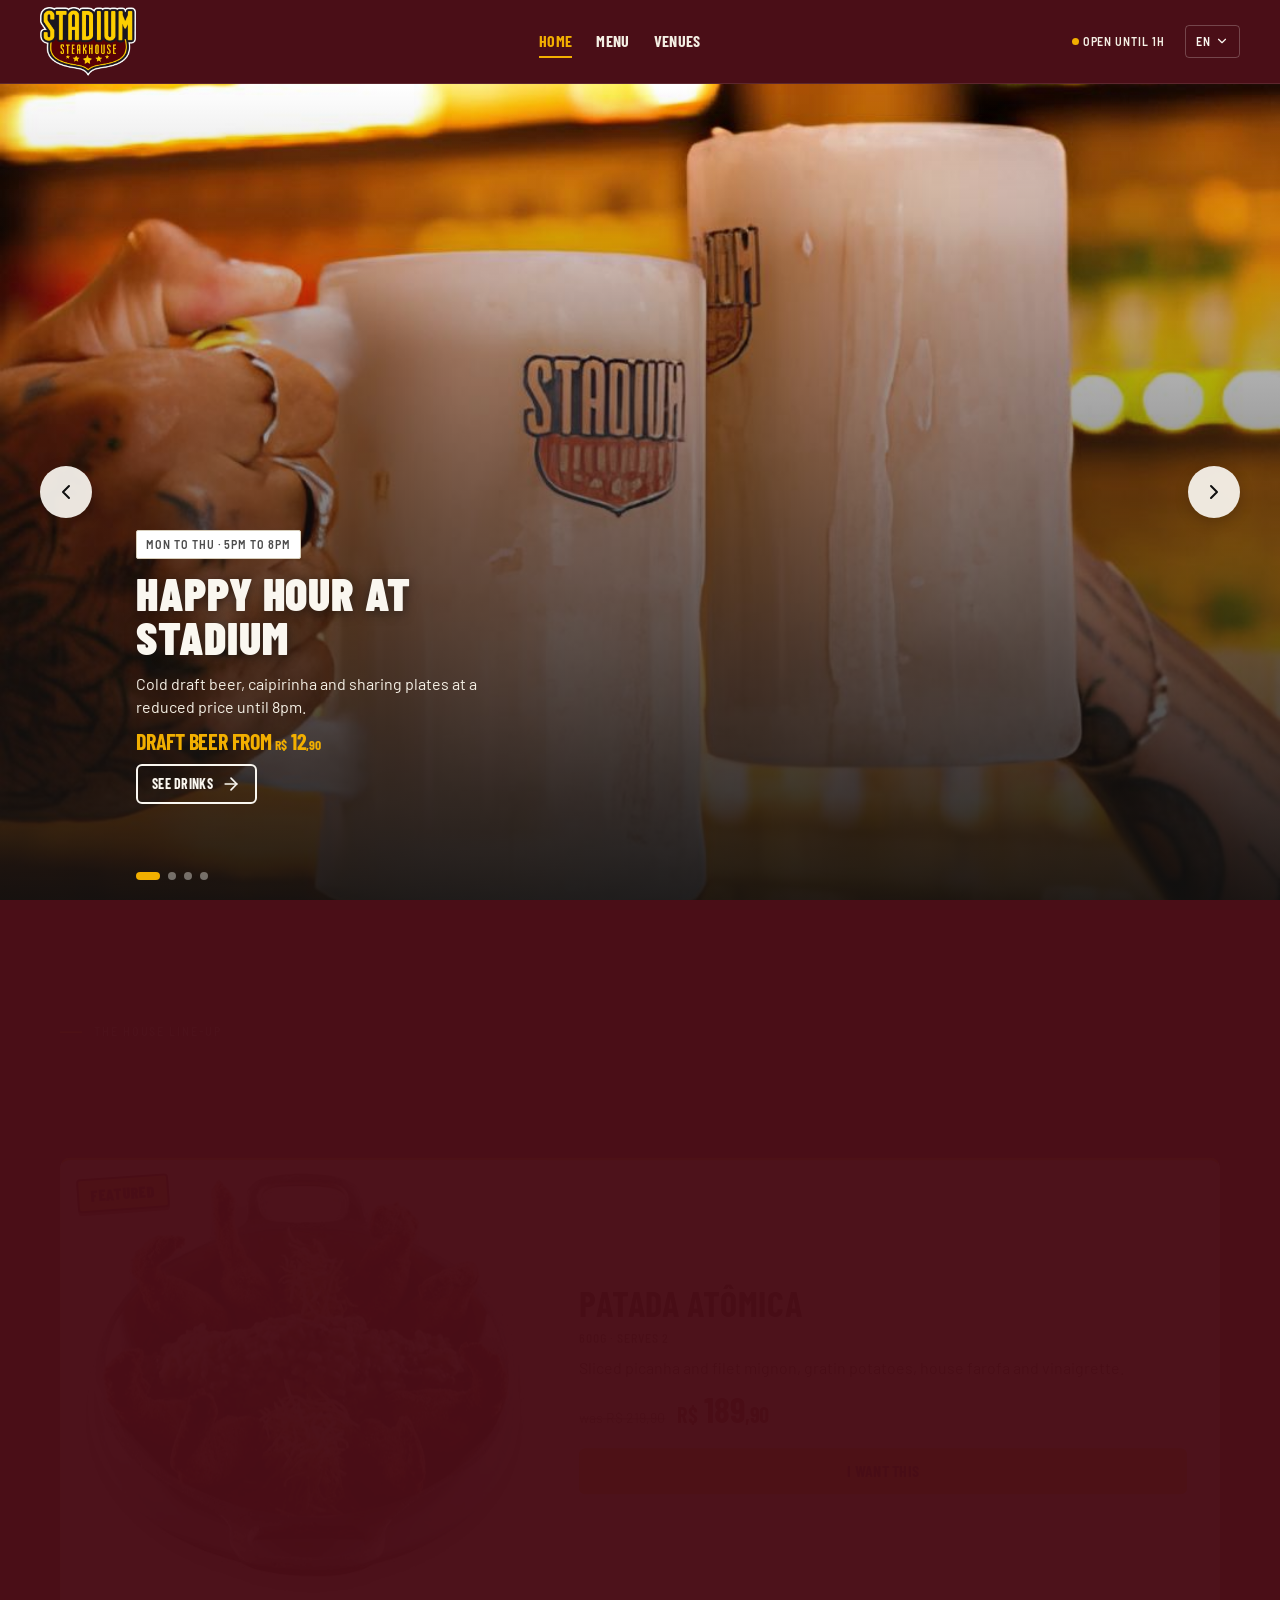
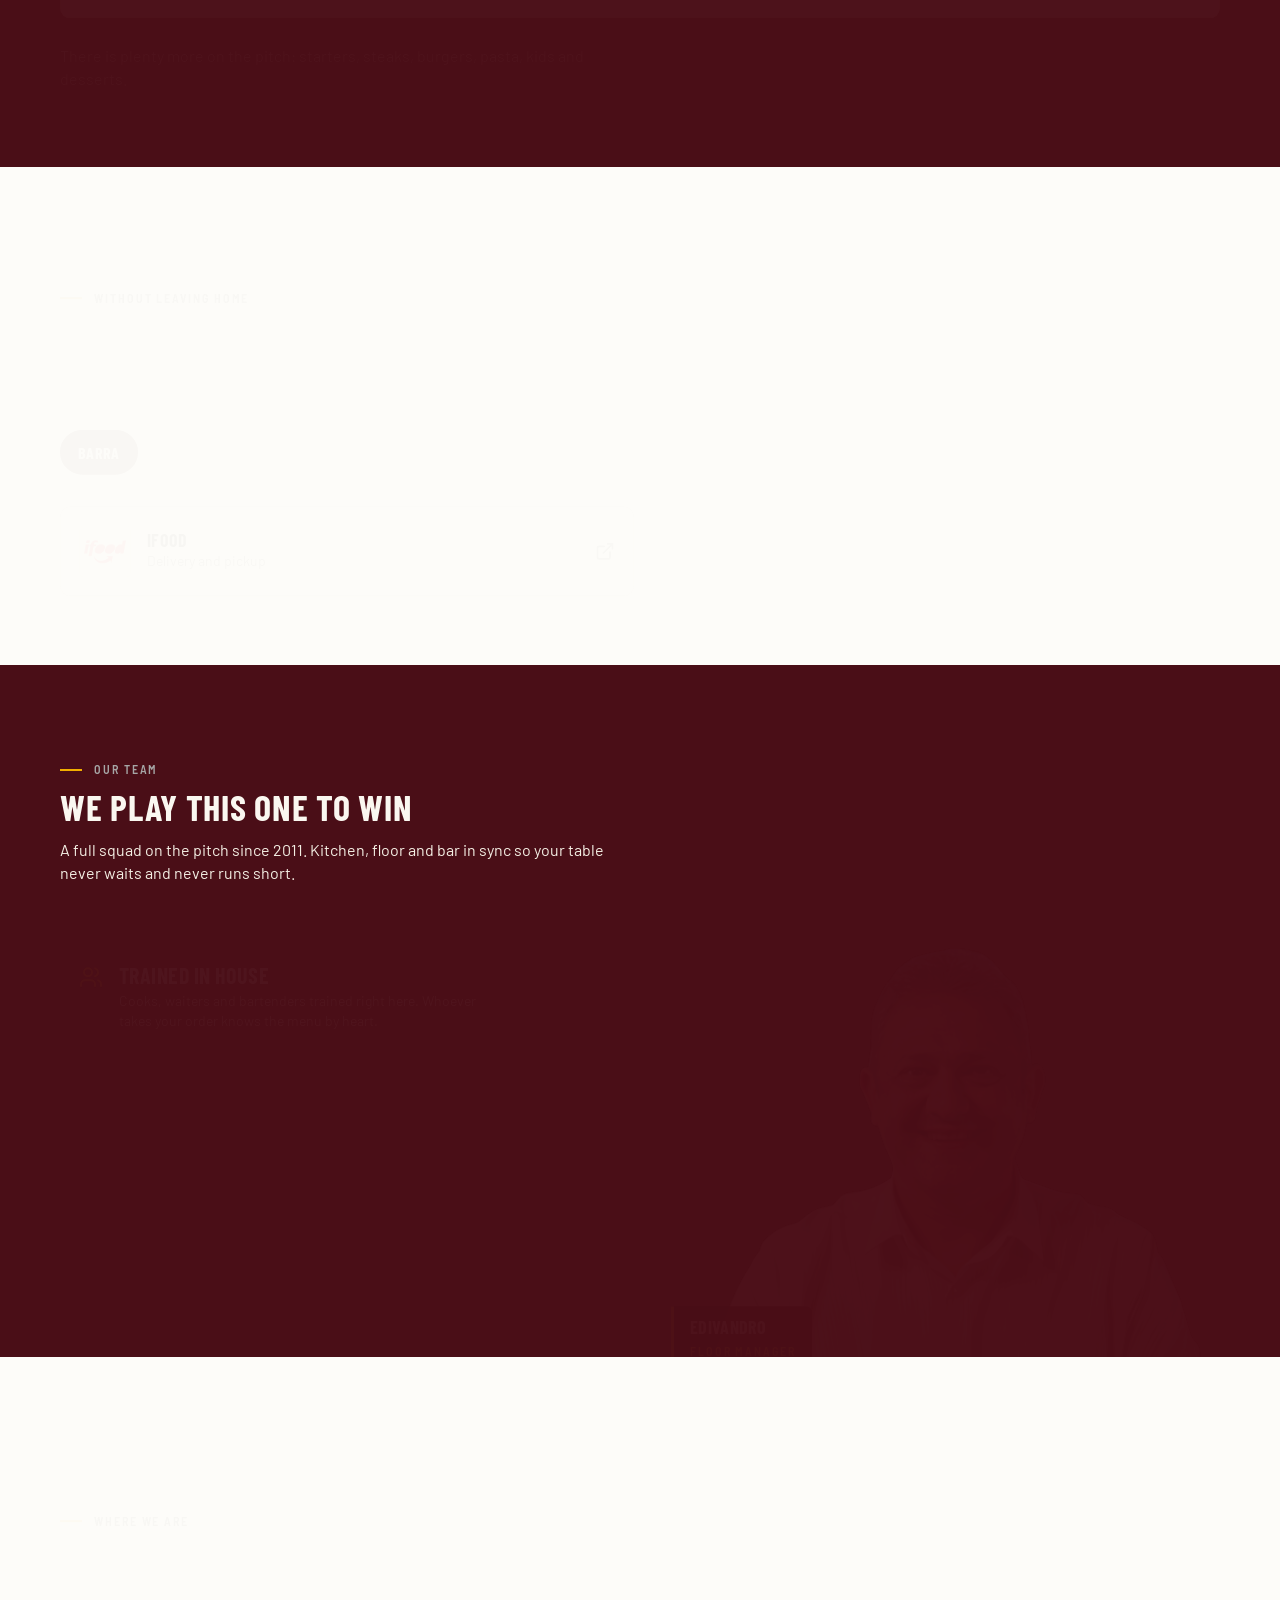
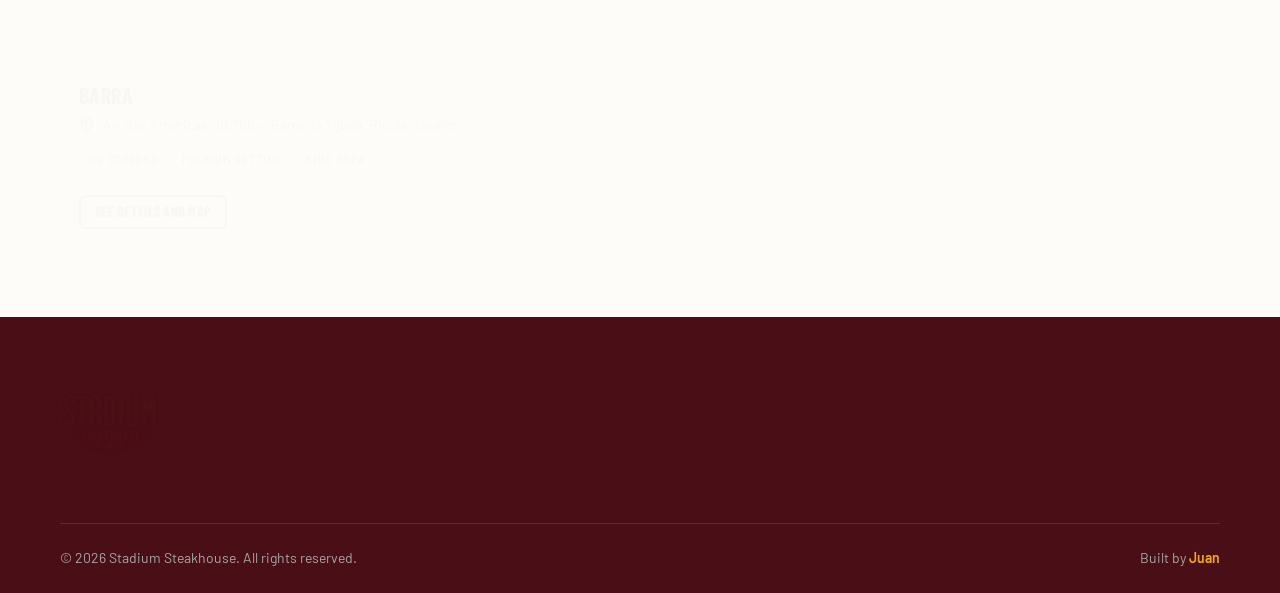
<file: index.html>
<!DOCTYPE html>
<html lang="pt-BR">
<head>
    <meta charset="UTF-8">
    <meta name="viewport" content="width=device-width, initial-scale=1.0, viewport-fit=cover">
    <meta name="theme-color" content="#4A0E17">
    <meta name="description" content="Steakhouse temática esportiva na Zona Oeste do Rio de Janeiro desde 2011. Cortes nobres, porções para dividir e todos os jogos nos telões.">

    <title>Stadium Steakhouse — Unindo Paixões!</title>

    <link rel="preconnect" href="https://fonts.googleapis.com">
    <link rel="preconnect" href="https://fonts.gstatic.com" crossorigin>
    <link href="https://fonts.googleapis.com/css2?family=Barlow:wght@400;600;700&family=Barlow+Condensed:wght@700;900&family=Barlow+Semi+Condensed:wght@600&display=swap" rel="stylesheet">

    <link rel="stylesheet" href="assets/css/global.css">
    <link rel="stylesheet" href="assets/css/home.css">
    <link rel="icon" href="assets/img/diversos/logo-stadium-header.png">
</head>
<body>

<!-- Sprite de ícones Lucide — injetado por assets/js/icones.js -->
<script src="assets/js/icones.js"></script>

<a class="btn btn--sm btn--gold sr-only" href="#conteudo" data-i18n="nav.skip">Ir para o conteúdo</a>

<!-- =========================================================
     HEADER FIXO
     ========================================================= -->
<header class="topbar">
    <a class="topbar__logo" href="index.html" aria-label="Stadium Steakhouse">
        <img src="assets/img/diversos/logo-stadium-header.png" alt="Stadium Steakhouse" width="1269" height="923">
    </a>

    <nav class="topbar__nav" data-i18n-attr="aria-label:nav.aria" aria-label="Navegação principal">
        <a class="topbar__link" href="index.html" data-i18n="nav.home">Home</a>
        <a class="topbar__link" href="cardapio.html" data-i18n="nav.menu">Cardápio</a>
        <a class="topbar__link" href="unidades.html" data-i18n="nav.units">Unidades</a>
    </nav>

    <div class="topbar__right">
        <p class="status" data-status data-open="false">
            <span class="status__dot" aria-hidden="true"></span>
            <span class="status__short">Aberto</span>
            <span class="status__long">Aberto até 0h</span>
        </p>

        <div class="lang" data-lang>
            <button class="lang__toggle" type="button" aria-expanded="false" aria-haspopup="true"
                    data-i18n-attr="aria-label:lang.label" aria-label="Escolher idioma">
                <span data-lang-current>PT</span>
                <svg class="ico" aria-hidden="true"><use href="#i-chevron-down"/></svg>
            </button>
            <div class="lang__menu" role="menu" hidden>
                <button class="lang__option" type="button" role="menuitemradio" aria-checked="true" data-lang-option="pt">
                    <span data-i18n="lang.pt">Português</span>
                    <svg class="ico" aria-hidden="true"><use href="#i-check"/></svg>
                </button>
                <button class="lang__option" type="button" role="menuitemradio" aria-checked="false" data-lang-option="en">
                    <span data-i18n="lang.en">English</span>
                    <svg class="ico" aria-hidden="true"><use href="#i-check"/></svg>
                </button>
                <button class="lang__option" type="button" role="menuitemradio" aria-checked="false" data-lang-option="es">
                    <span data-i18n="lang.es">Español</span>
                    <svg class="ico" aria-hidden="true"><use href="#i-check"/></svg>
                </button>
            </div>
        </div>
    </div>
</header>

<main id="conteudo">

    <!-- O título da página não é desenhado (a logo ocupa esse
         papel), mas precisa existir para leitor de tela e busca. -->
    <h1 class="sr-only">Stadium Steakhouse — Unindo Paixões!</h1>

    <!-- =====================================================
         CARROSSEL DE NOVIDADES
         O conteúdo vem de assets/js/promocoes-dados.js (banners).
         Passa sozinho a cada 6s e para quando a pessoa encosta.
         ===================================================== -->
    <section class="banners" data-banners data-secao="banners"
             data-i18n-attr="aria-label:banner.aria" aria-label="Novidades do Stadium"
             aria-roledescription="carrossel">
        <ul class="banners__track" tabindex="0"></ul>

        <button class="banners__arrow banners__arrow--prev" type="button" data-carousel="prev"
                data-i18n-attr="aria-label:banner.prev" aria-label="Banner anterior">
            <svg class="ico ico--lg" aria-hidden="true"><use href="#i-chevron-left"/></svg>
        </button>
        <button class="banners__arrow banners__arrow--next" type="button" data-carousel="next"
                data-i18n-attr="aria-label:banner.next" aria-label="Próximo banner">
            <svg class="ico ico--lg" aria-hidden="true"><use href="#i-chevron-right"/></svg>
        </button>

        <div class="banners__controls">
            <div class="banners__dots"></div>
        </div>
    </section>

    <!-- =====================================================
         O CRAQUE DA SEMANA
         O prato que a casa escolhe empurrar. Editável em
         promocoes-dados.js -> destaque.
         ===================================================== -->
    <section class="section destaque on-dark" data-destaque data-secao="destaque">
        <div class="container">
            <div class="section__head">
                <p class="t-eyebrow" data-i18n="destaque.eyebrow">A escalação da casa</p>
                <h2 class="t-h2" data-i18n="destaque.title">O craque da semana</h2>
                <p class="t-body" data-i18n="destaque.lead">
                    Toda semana a casa escala um prato para entrar em campo primeiro. Este é o da vez.
                </p>
            </div>

            <!-- on-light: o card é branco dentro de uma seção bordô,
                 então precisa da paleta de texto do tema claro. -->
            <div class="destaque__card on-light" data-destaque-card></div>

            <div class="destaque__foot">
                <p class="t-small destaque__hint" data-i18n="destaque.menuHint">
                    Tem muito mais em campo: aquecimentos, carnes, hambúrgueres, massas, kids e sobremesas.
                </p>
                <a class="btn btn--lg btn--outline btn--block" href="cardapio.html">
                    <span data-i18n="destaque.menuCta">Ver cardápio completo</span>
                    <svg class="ico ico--lg" aria-hidden="true"><use href="#i-arrow-right"/></svg>
                </a>
            </div>
        </div>
    </section>

    <!-- =====================================================
         DELIVERY
         ===================================================== -->
    <section class="section delivery" data-secao="delivery">
        <div class="container">
            <div class="section__head">
                <p class="t-eyebrow" data-i18n="delivery.eyebrow">Sem sair de casa</p>
                <h2 class="t-h2" data-i18n="delivery.title">Peça e receba</h2>
                <p class="t-body" data-i18n="delivery.lead">
                    Escolha a unidade e peça direto na loja dela. O cardápio completo também sai para entrega e retirada.
                </p>
            </div>

            <!-- Trocar de unidade troca o link de cada aplicativo. -->
            <div class="unit-switch" role="tablist" data-delivery-switch
                 data-i18n-attr="aria-label:delivery.switchAria" aria-label="Escolher unidade"></div>

            <ul class="delivery__list" data-delivery></ul>
        </div>
    </section>

    <!-- =====================================================
         A EQUIPE
         A foto (PNG recortado) assenta na base e divide a
         seção. Vem de promocoes-dados.js -> equipe.
         ===================================================== -->
    <section class="equipe on-dark" data-equipe data-secao="equipe">
        <div class="container equipe__grid">

            <div class="equipe__texto">
                <p class="t-eyebrow" data-i18n="equipe.eyebrow">O nosso time</p>
                <h2 class="t-h2" data-i18n="equipe.title">Aqui a gente joga com qualidade</h2>
                <p class="t-body equipe__lead" data-i18n="equipe.lead">
                    Time completo em campo desde 2011. Cozinha, salão e bar afinados para a sua mesa não esperar e não faltar nada nela.
                </p>

                <ul class="equipe__pilares">
                    <li>
                        <svg class="ico ico--lg" aria-hidden="true"><use href="#i-users"/></svg>
                        <div>
                            <h3 class="t-h3" data-i18n="equipe.p1.title">Time formado em casa</h3>
                            <p data-i18n="equipe.p1.desc">Cozinheiros, garçons e bartenders treinados aqui dentro. Quem atende a sua mesa sabe o cardápio de cor.</p>
                        </div>
                    </li>
                    <li>
                        <svg class="ico ico--lg" aria-hidden="true"><use href="#i-tv"/></svg>
                        <div>
                            <h3 class="t-h3" data-i18n="equipe.p2.title">Vibração de arquibancada</h3>
                            <p data-i18n="equipe.p2.desc">Futebol e UFC nos telões em HD, com camisas históricas nas paredes. Aqui o jogo tem torcida.</p>
                        </div>
                    </li>
                    <li>
                        <svg class="ico ico--lg" aria-hidden="true"><use href="#i-smile"/></svg>
                        <div>
                            <h3 class="t-h3" data-i18n="equipe.p3.title">Acolhimento de casa cheia</h3>
                            <p data-i18n="equipe.p3.desc">Espaço kids com monitor, cardápio infantil e mesas que cabem a família inteira.</p>
                        </div>
                    </li>
                </ul>
            </div>

            <figure class="equipe__foto" data-equipe-foto></figure>

        </div>
    </section>

    <!-- =====================================================
         UNIDADES (resumo — o detalhe vive em unidades.html)
         ===================================================== -->
    <section class="section units" data-secao="unidades">
        <div class="container">
            <div class="section__head">
                <p class="t-eyebrow" data-i18n="units.eyebrow">Onde a gente está</p>
                <h2 class="t-h2" data-i18n="units.title">Duas casas, dois climas</h2>
                <p class="t-body" data-i18n="units.lead">
                    A Barra recebe a resenha e o almoço da semana. O Recreio abre cedo, de frente para a orla.
                </p>
                <div class="section__aside">
                    <a class="btn btn--ghost" href="unidades.html">
                        <span data-i18n="units.all">Ver todas as unidades</span>
                        <svg class="ico" aria-hidden="true"><use href="#i-chevron-right"/></svg>
                    </a>
                </div>
            </div>
            <div class="units__grid" data-units></div>
        </div>
    </section>

</main>

<!-- =========================================================
     RODAPÉ
     ========================================================= -->
<footer class="footer">
    <div class="container">
        <div class="footer__grid">
            <div class="footer__marca">
                <div class="footer__logo">
                    <img src="assets/img/diversos/logo-stadium-header.png" alt="Stadium Steakhouse" width="1269" height="923">
                </div>
                <p class="t-small" style="margin-top: var(--s-4); color: var(--ink-on-dark-mute);"
                   data-i18n="footer.tagline">Unindo paixões desde 2011.</p>
            </div>

            <div>
                <p class="footer__title" data-i18n="footer.nav">Navegação</p>
                <div class="footer__links">
                    <a href="index.html" data-i18n="nav.home">Home</a>
                    <a href="cardapio.html" data-i18n="nav.menu">Cardápio</a>
                    <a href="unidades.html" data-i18n="nav.units">Unidades</a>
                </div>
            </div>

            <div>
                <p class="footer__title" data-i18n="footer.contact">Contato</p>
                <div class="footer__links">
                    <a href="https://wa.me/5521999999999" target="_blank" rel="noopener noreferrer">(21) 99999-9999</a>
                    <a href="#" data-i18n="footer.work">Trabalhe conosco</a>
                    <a href="#" data-i18n="footer.privacy">Política de privacidade</a>
                </div>
            </div>

            <div>
                <p class="footer__title" data-i18n="footer.social">Redes sociais</p>
                <div class="footer__social">
                    <a href="#" aria-label="Facebook"><svg class="ico" aria-hidden="true"><use href="#i-facebook"/></svg></a>
                    <a href="#" aria-label="Instagram"><svg class="ico" aria-hidden="true"><use href="#i-instagram"/></svg></a>
                </div>
            </div>
        </div>

        <div class="footer__legal">
            <p>&copy; 2026 Stadium Steakhouse. <span data-i18n="footer.rights">Todos os direitos reservados.</span></p>
            <p><span data-i18n="footer.by">Desenvolvido por</span> <strong>Juan</strong></p>
        </div>
    </div>
</footer>

<!-- =========================================================
     NAVEGAÇÃO INFERIOR FIXA (mobile)
     ========================================================= -->
<nav class="bottomnav" data-i18n-attr="aria-label:nav.aria" aria-label="Navegação principal">
    <a class="bottomnav__item" href="index.html">
        <svg class="ico" aria-hidden="true"><use href="#i-home"/></svg>
        <span data-i18n="nav.home">Home</span>
    </a>
    <a class="bottomnav__item" href="cardapio.html">
        <svg class="ico" aria-hidden="true"><use href="#i-menu"/></svg>
        <span data-i18n="nav.menu">Cardápio</span>
    </a>
    <a class="bottomnav__item" href="unidades.html">
        <svg class="ico" aria-hidden="true"><use href="#i-pin"/></svg>
        <span data-i18n="nav.units">Unidades</span>
    </a>
</nav>

<script src="assets/js/i18n.js"></script>
<script src="assets/js/promocoes-dados.js"></script>
<script src="assets/js/global.js"></script>
<script src="assets/js/home.js"></script>
<!-- Medição de atenção por seção. ?metricas=1 mostra o painel. -->
<script src="assets/js/metricas.js"></script>

<!-- Animação de entrada, só nesta página. Vem por último: os
     blocos acima precisam existir antes de virarem gatilho. -->
<script src="assets/js/vendor/gsap.min.js"></script>
<script src="assets/js/vendor/ScrollTrigger.min.js"></script>
<script src="assets/js/vendor/CustomEase.min.js"></script>
<script src="assets/js/animacoes.js"></script>
</body>
</html>
</file>
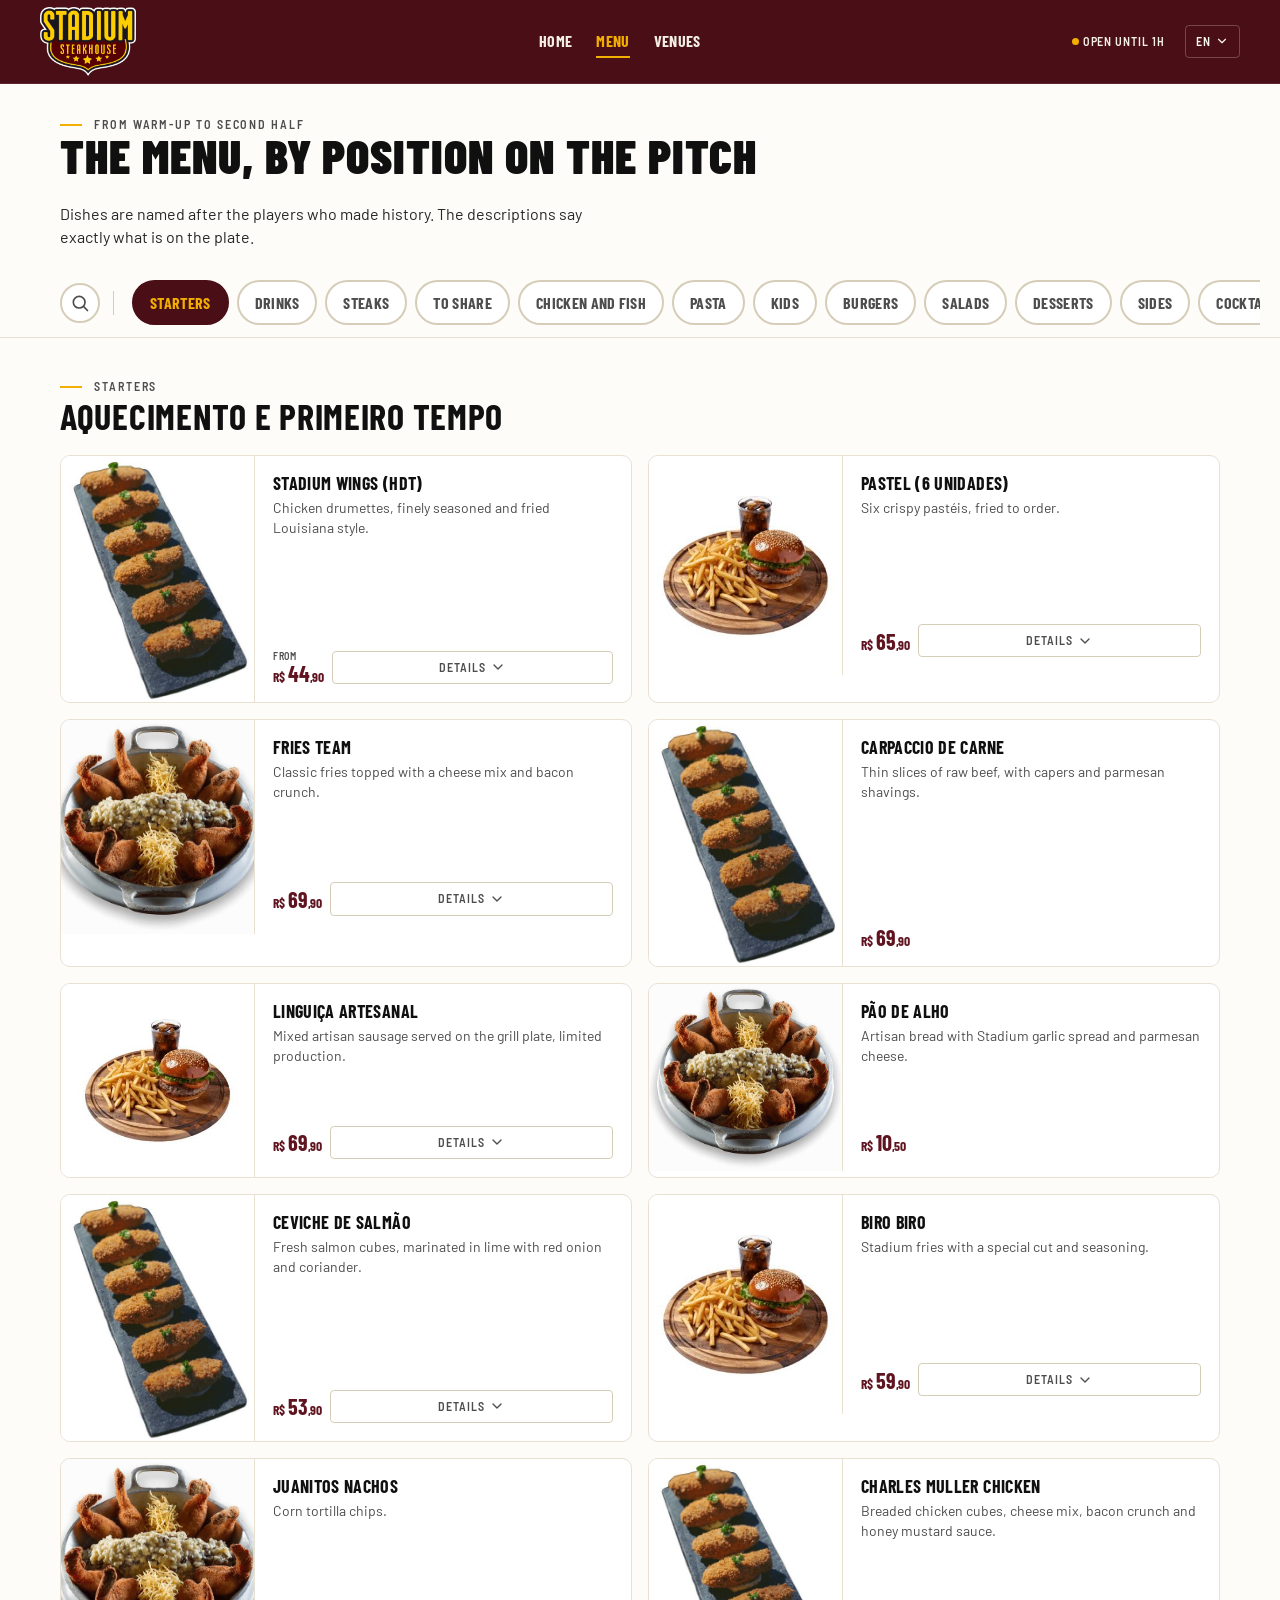
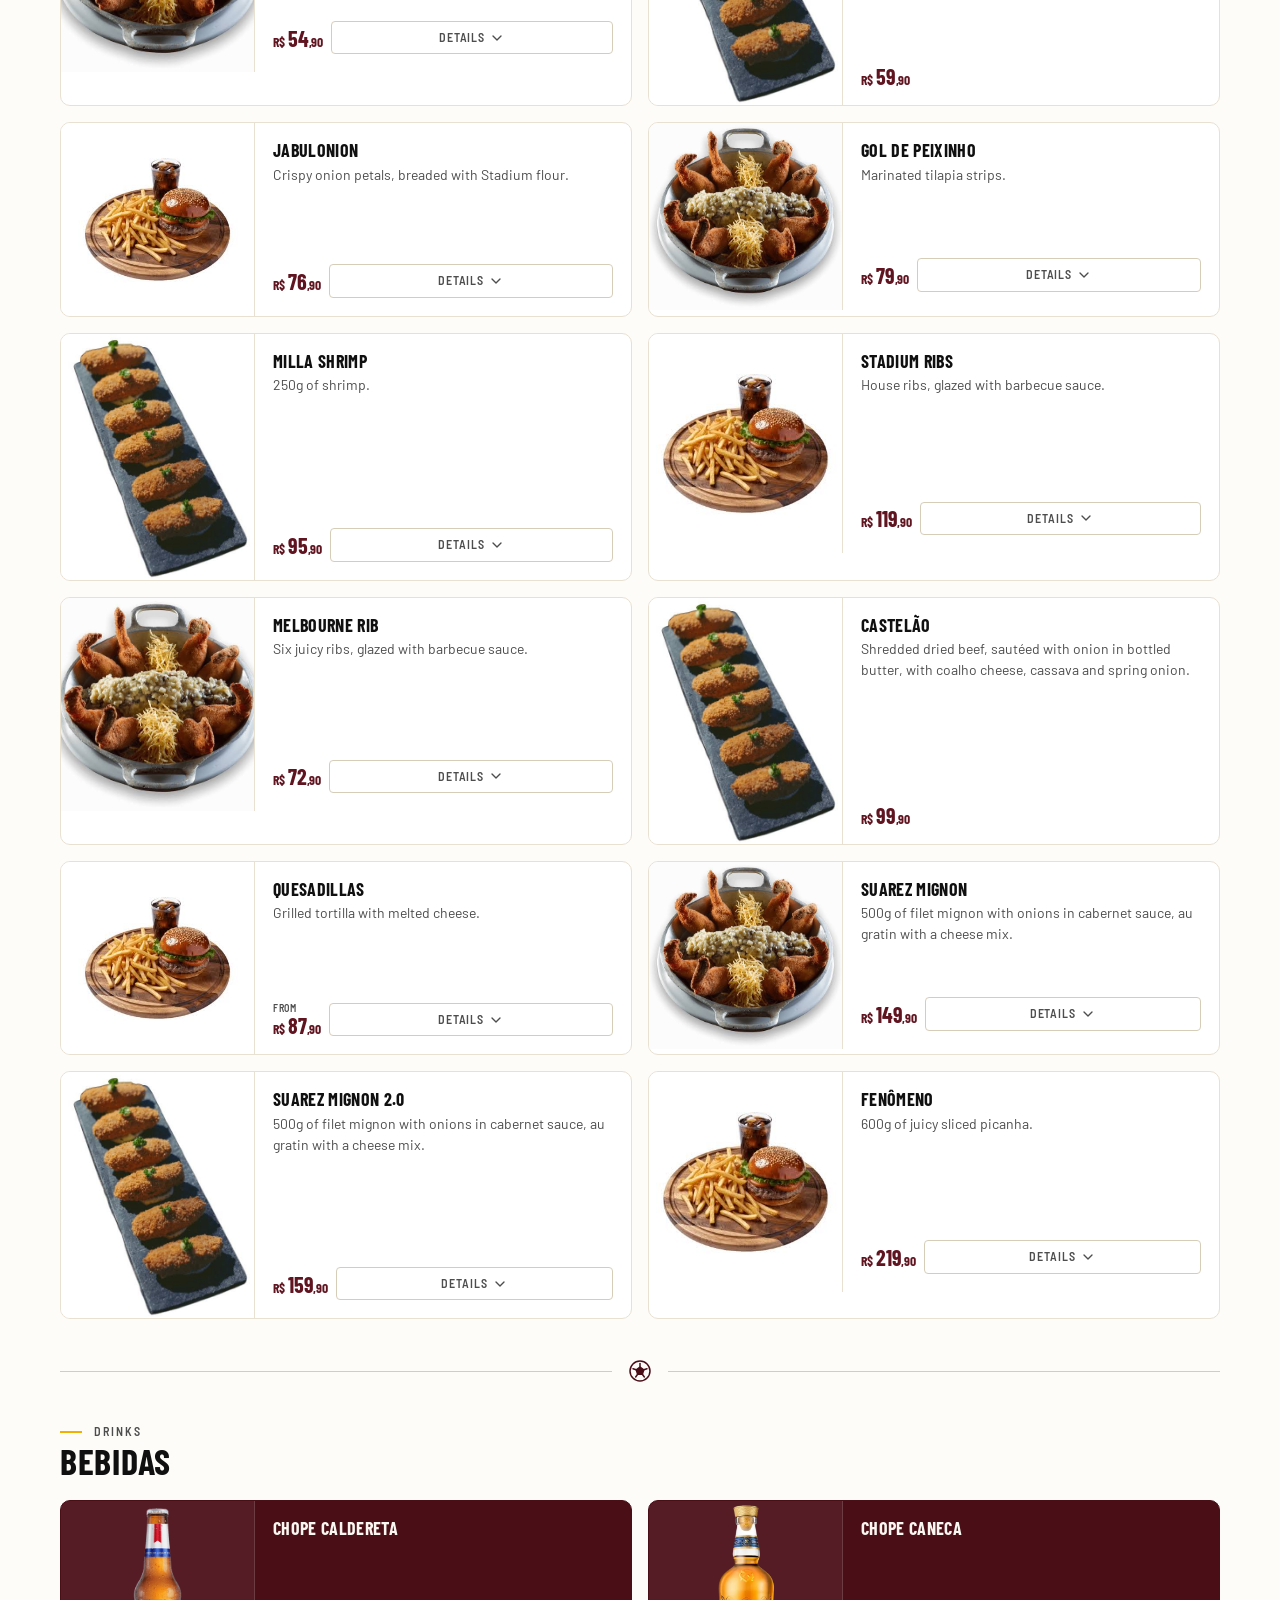
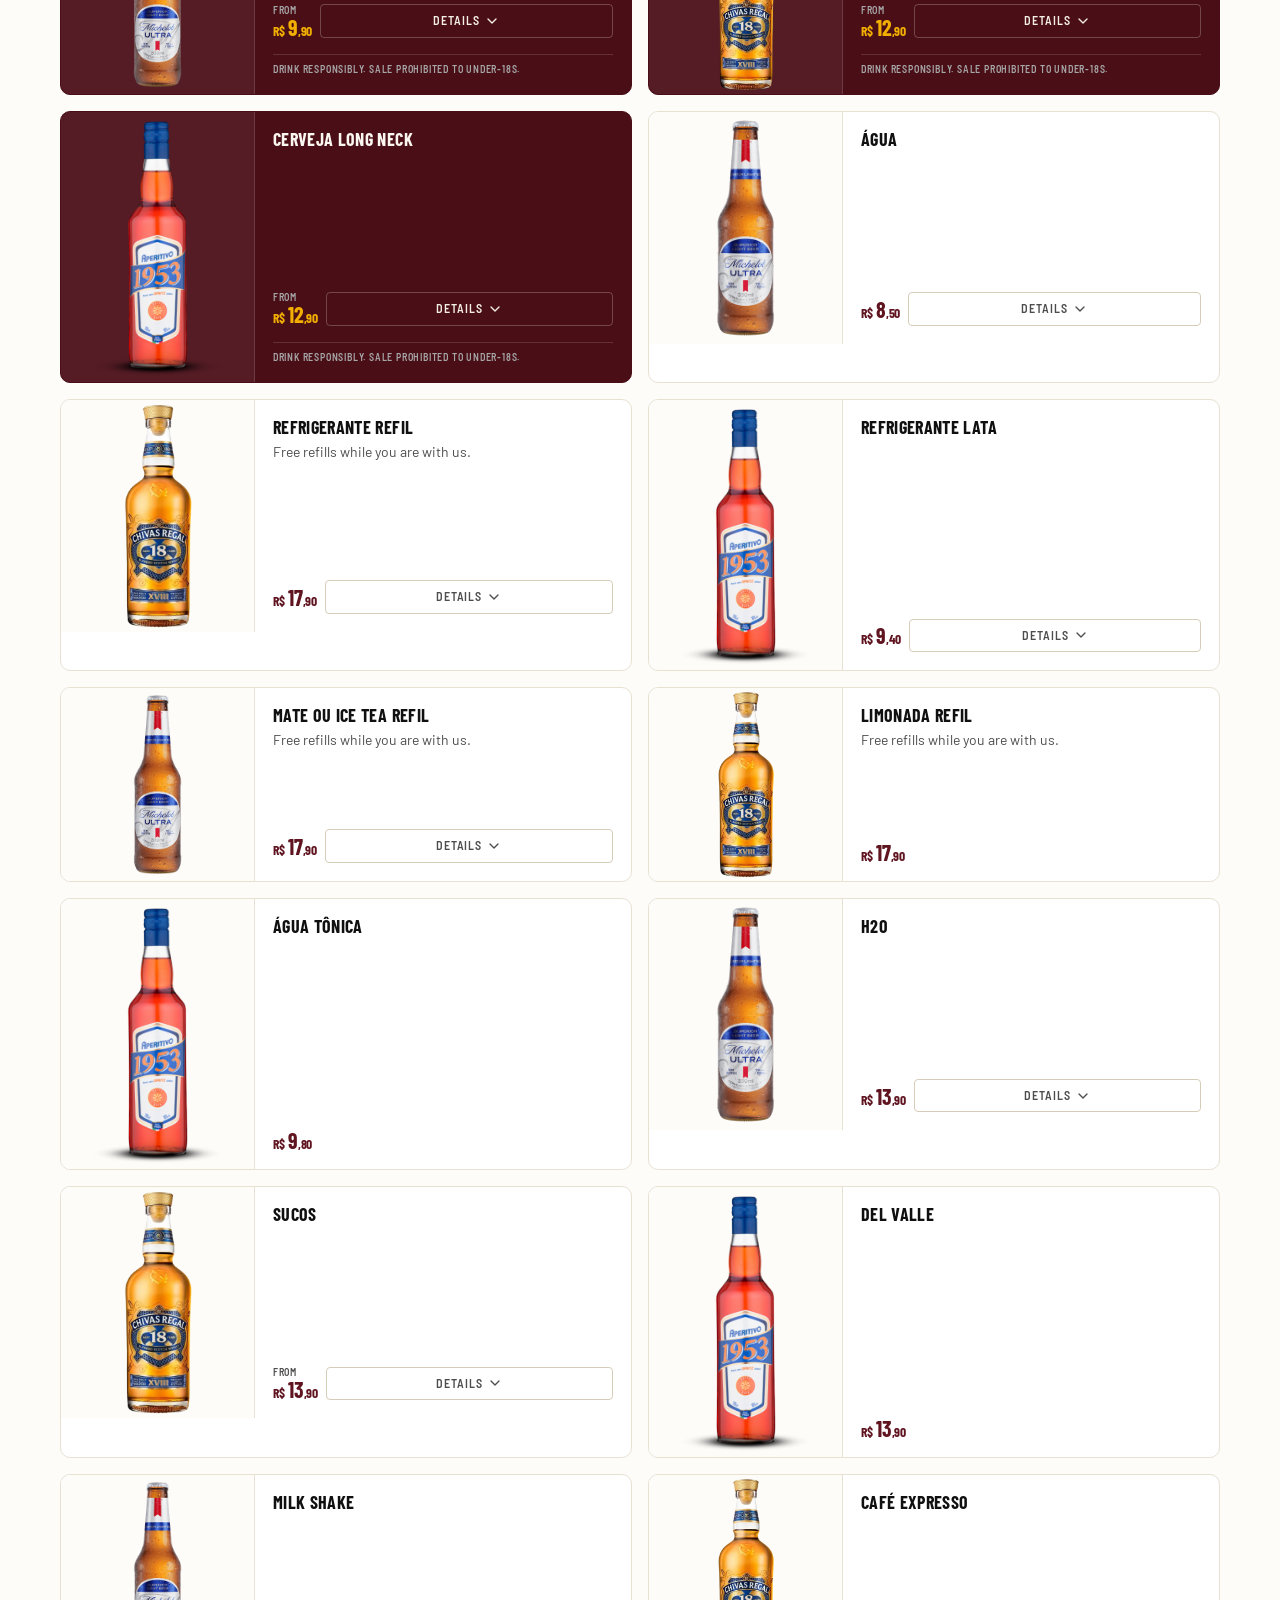
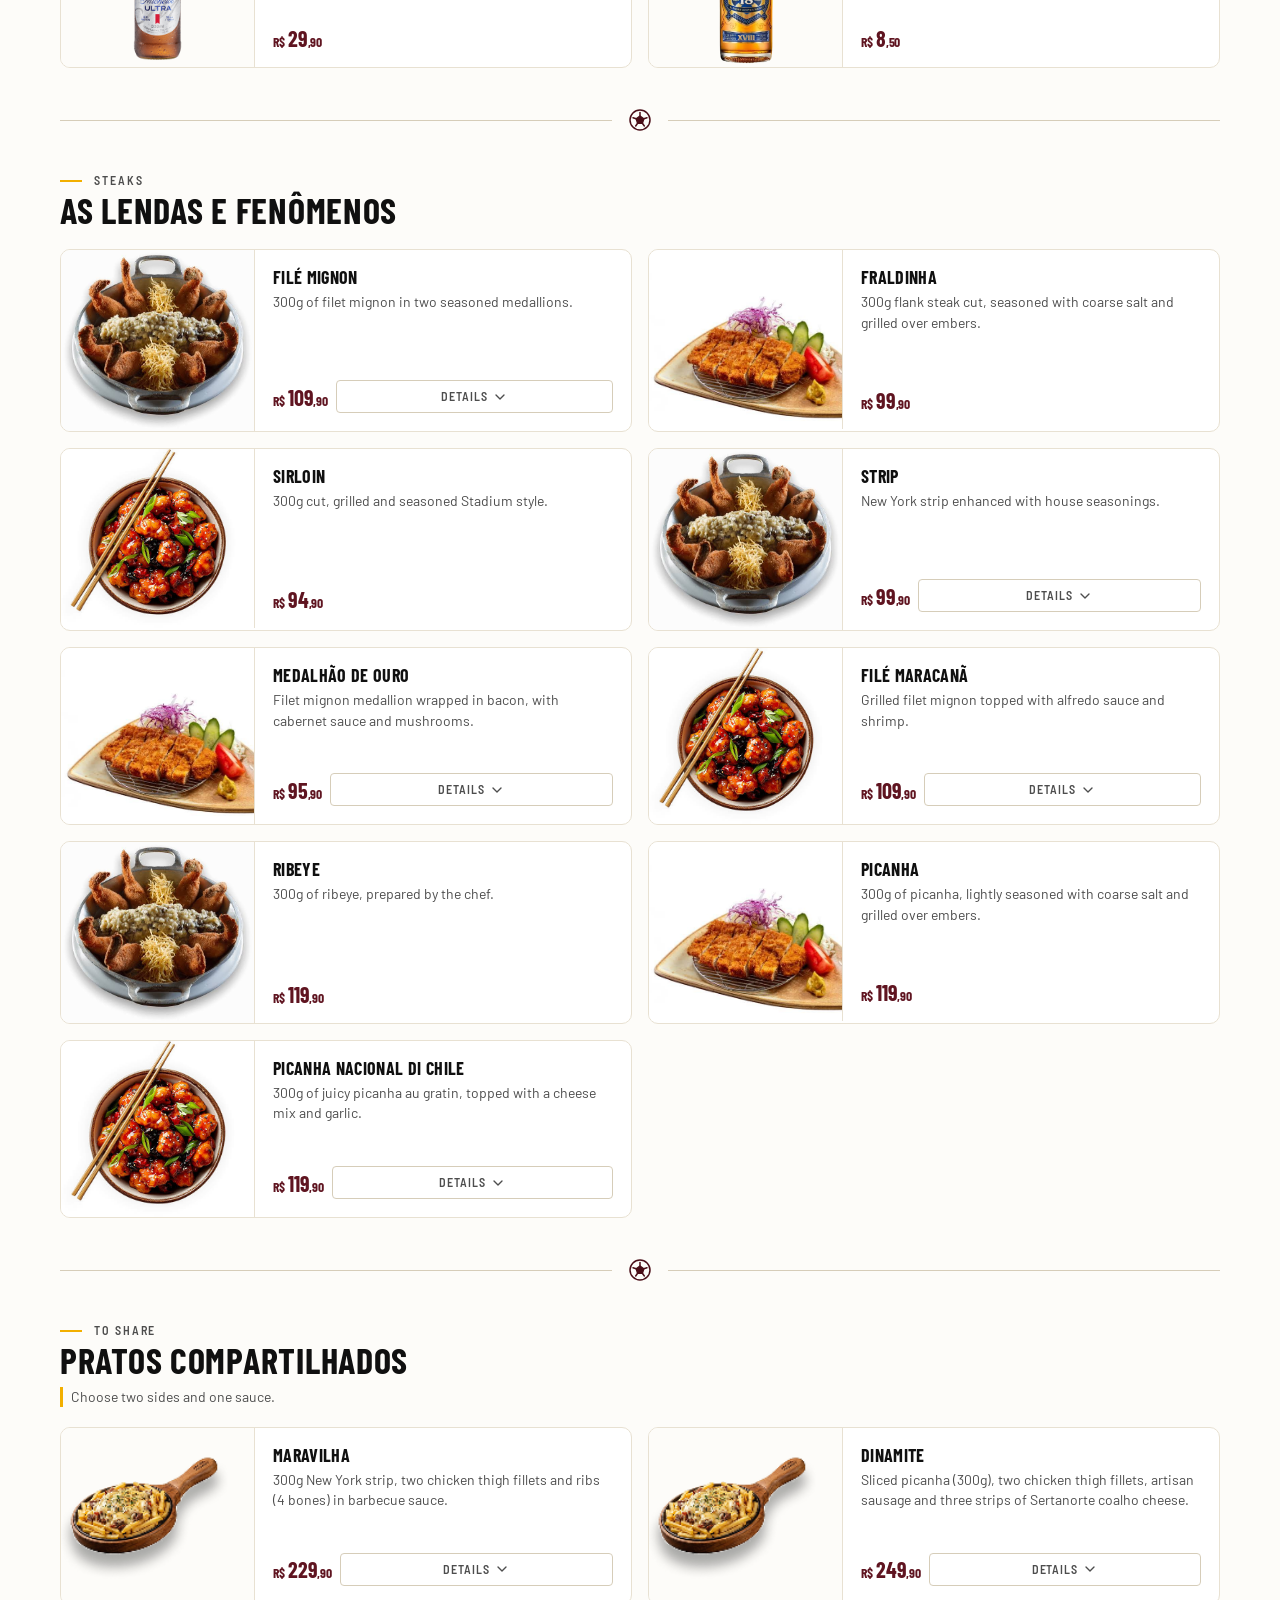
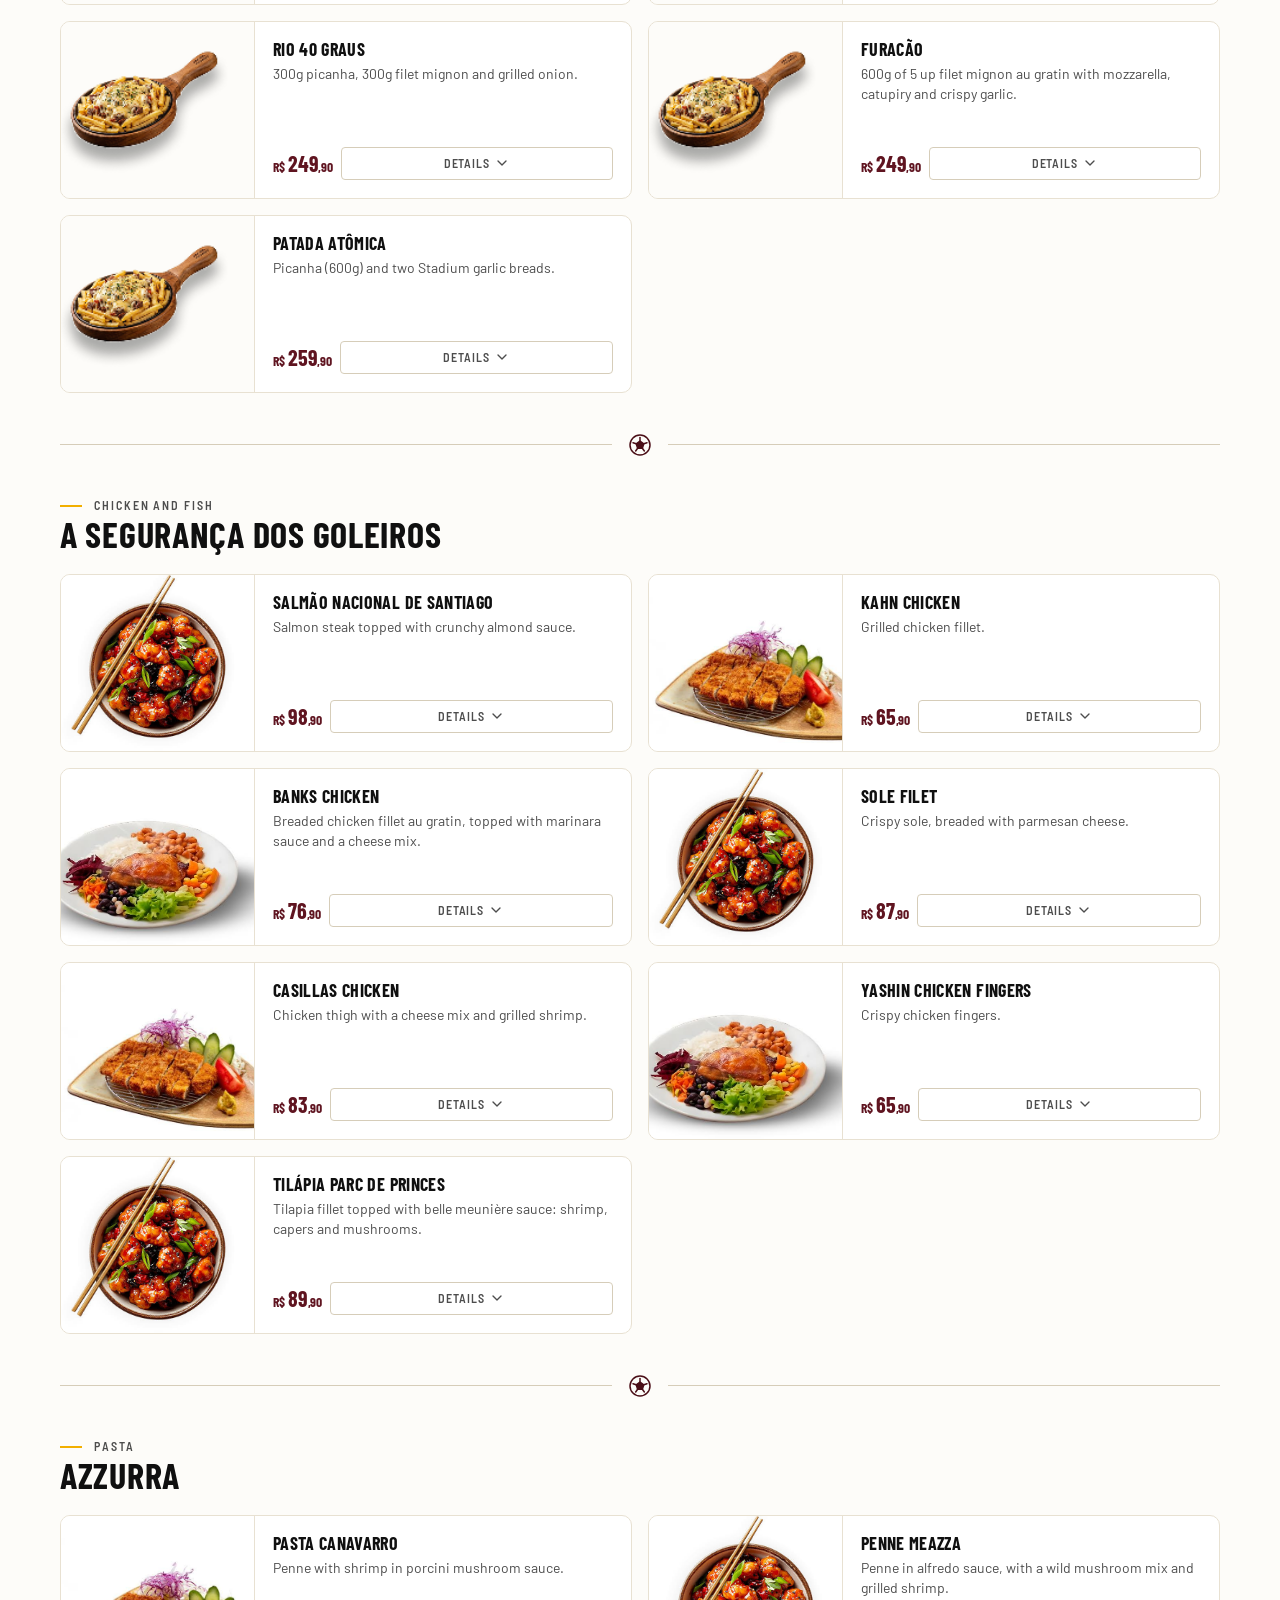
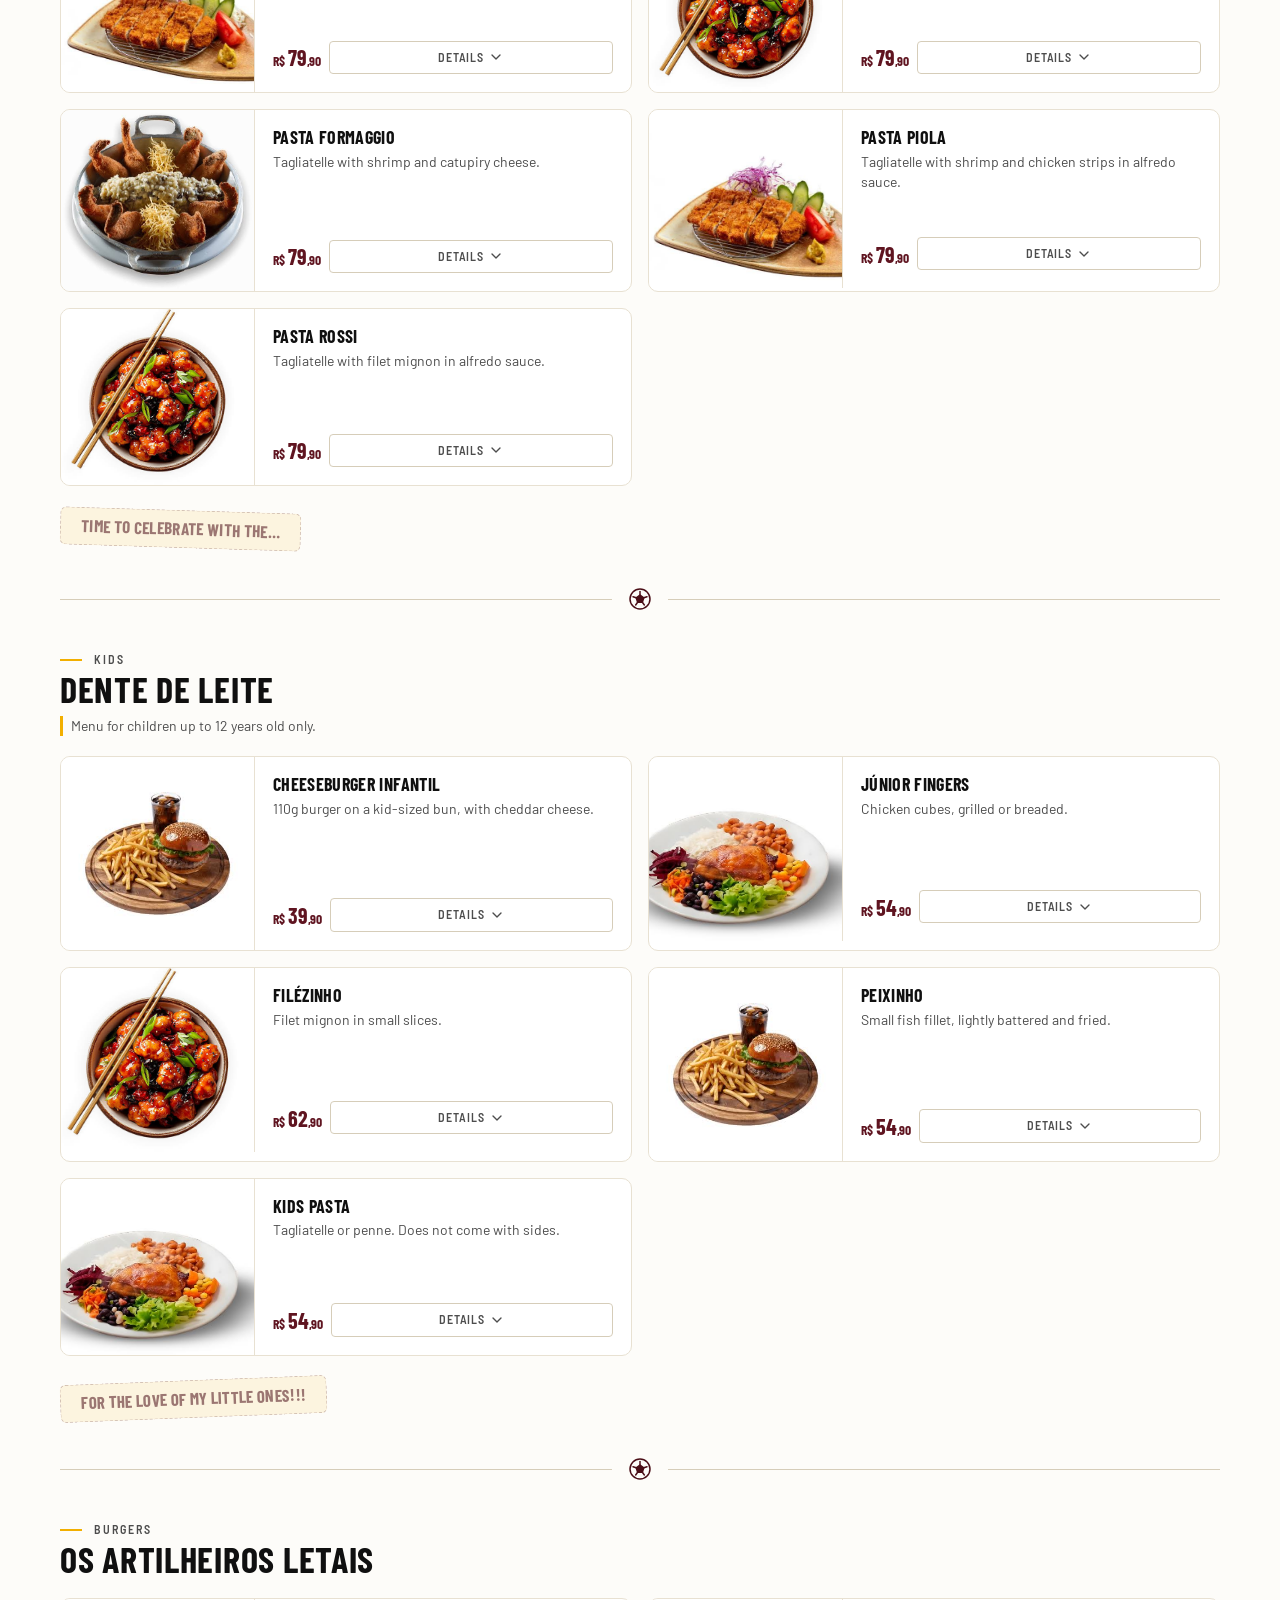
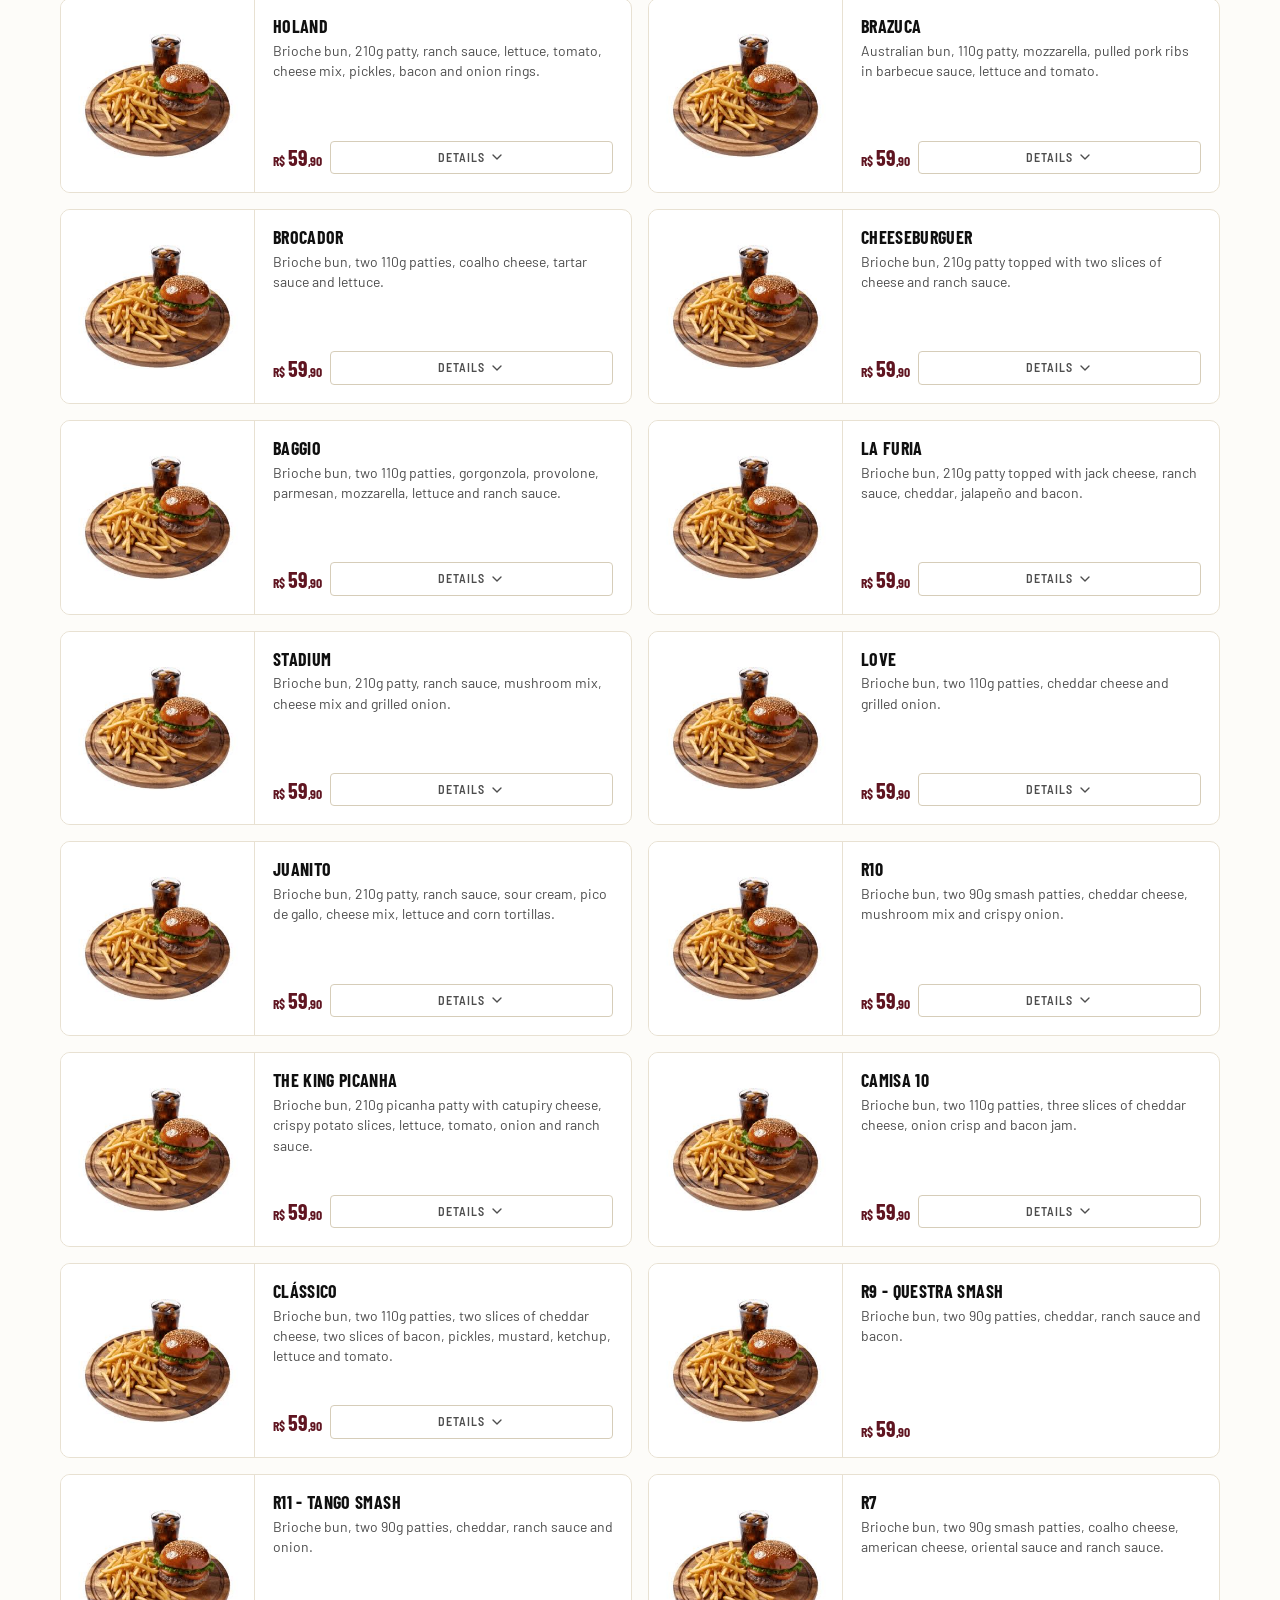
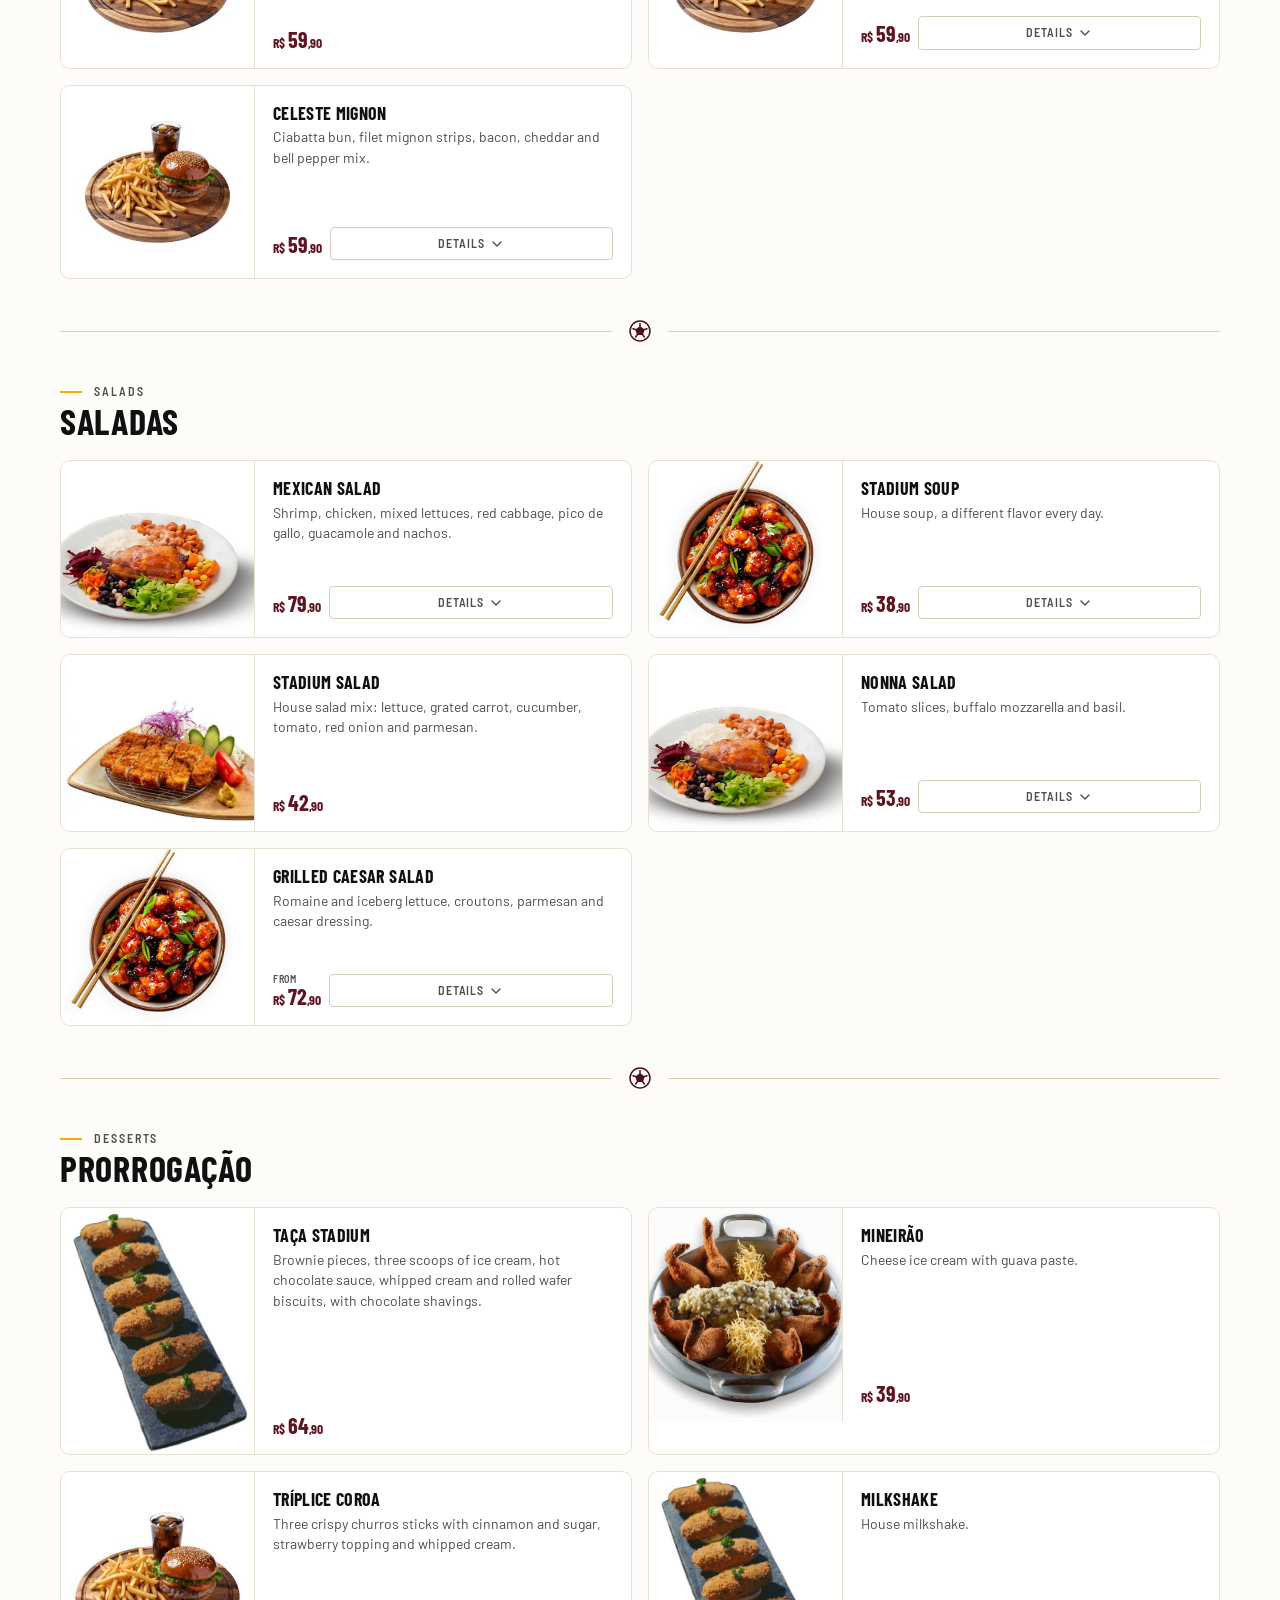
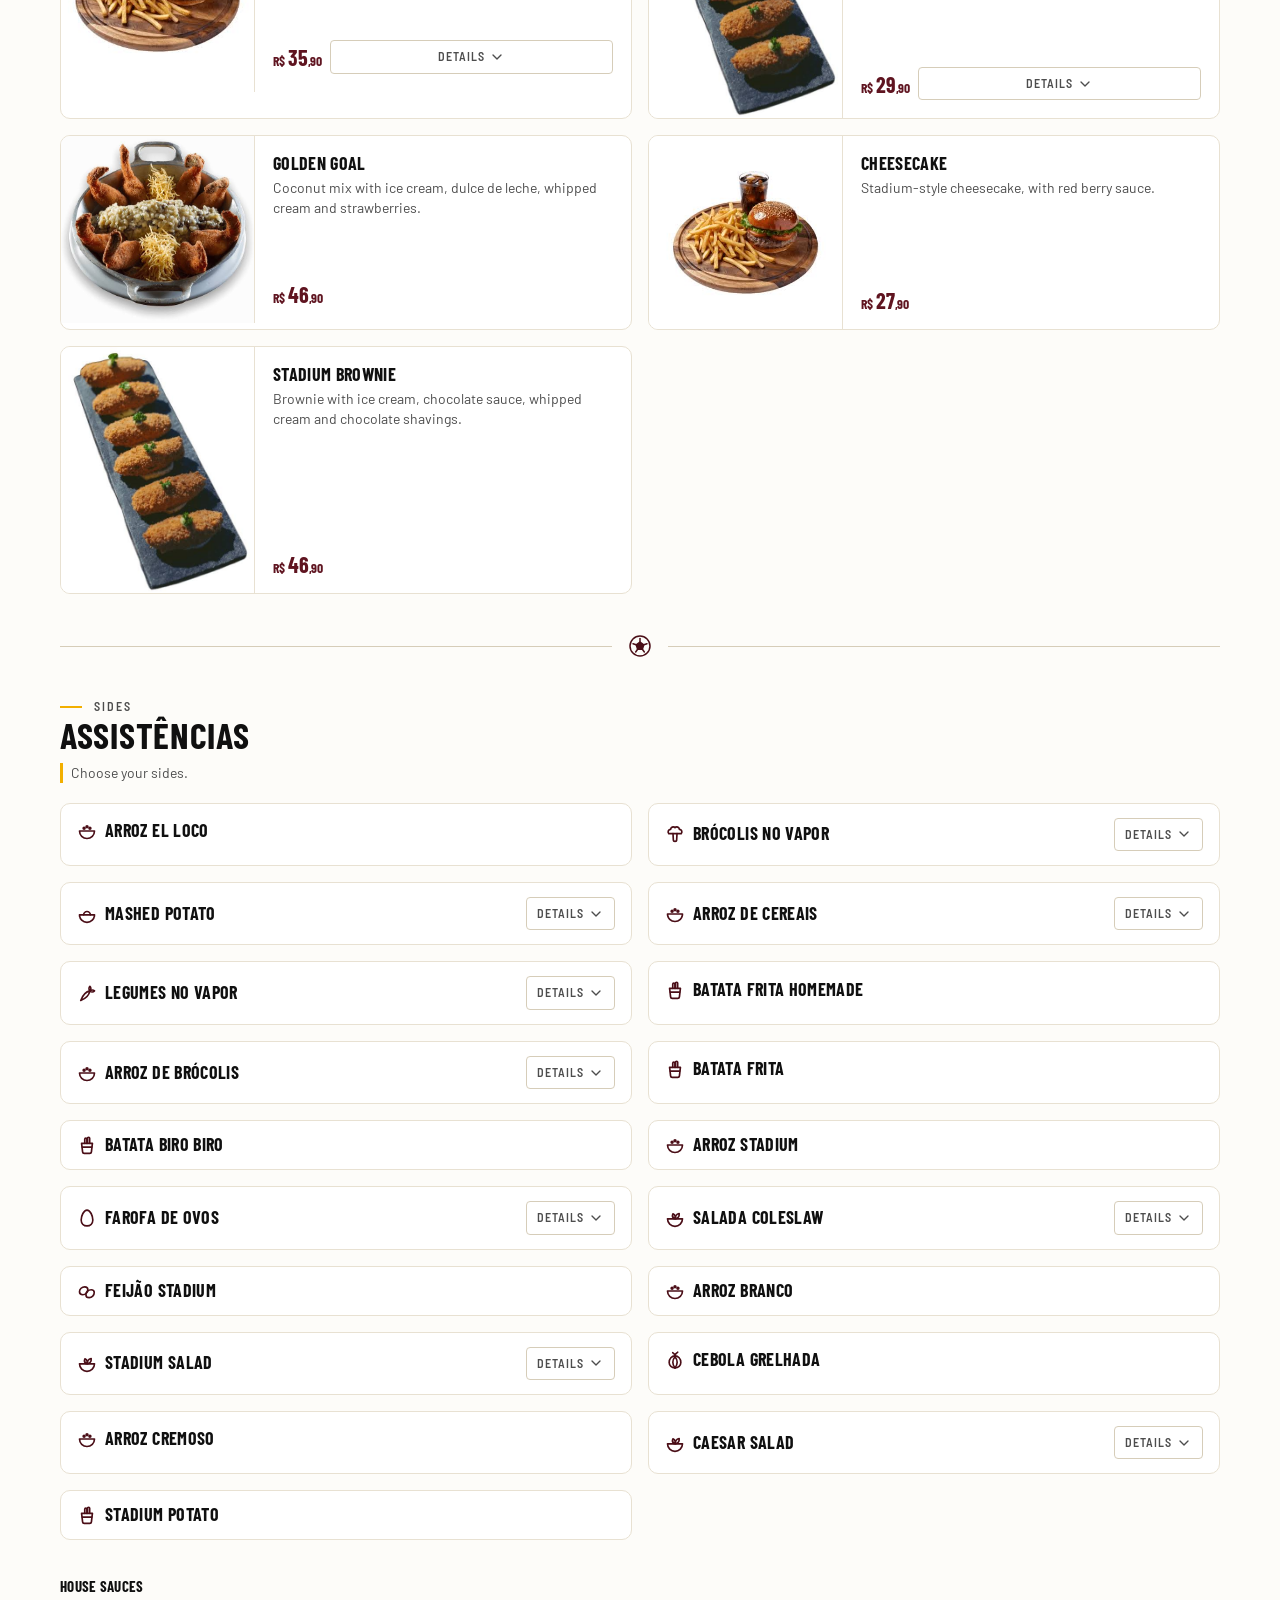
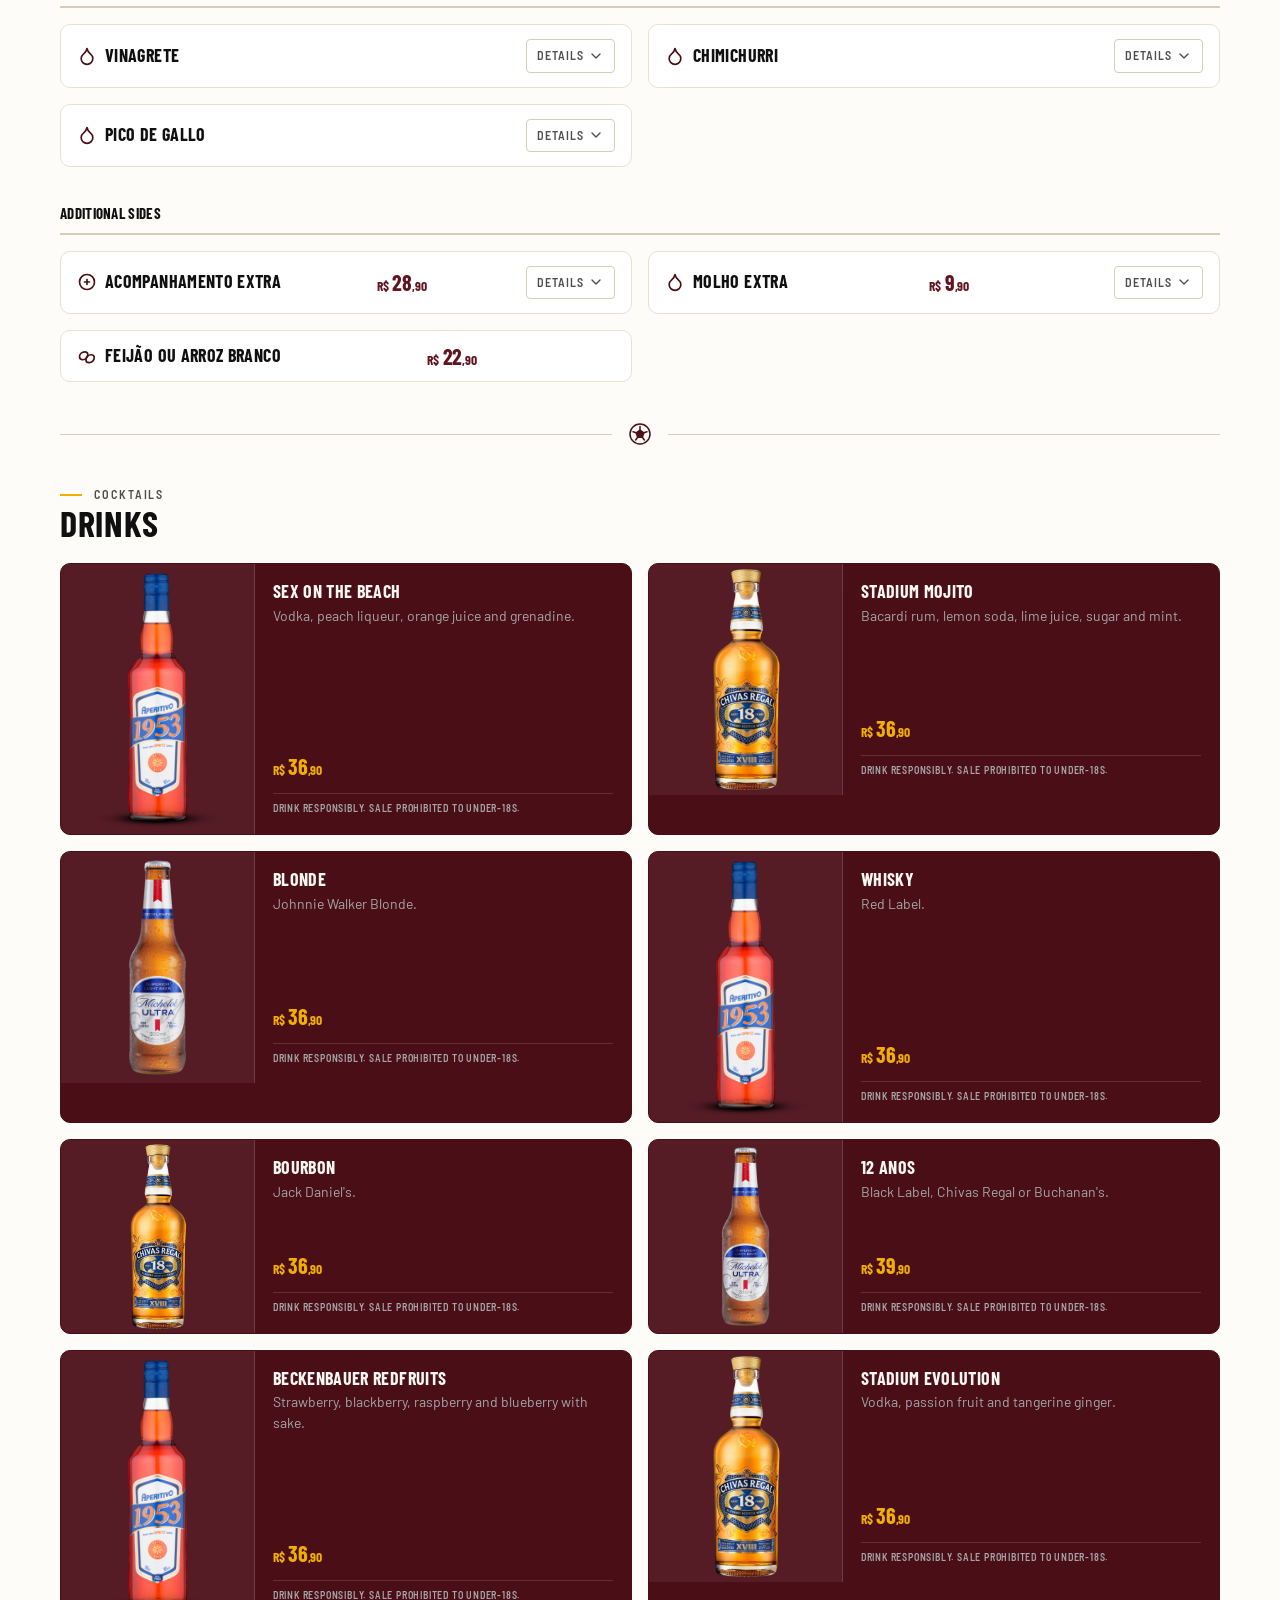
<file: cardapio.html>
<!DOCTYPE html>
<html lang="pt-BR">
<head>
    <meta charset="UTF-8">
    <meta name="viewport" content="width=device-width, initial-scale=1.0, viewport-fit=cover">
    <meta name="theme-color" content="#4A0E17">
    <meta name="description" content="Cardápio completo do Stadium Steakhouse: aquecimentos, carnes, hambúrgueres, massas, frango e peixes, kids, sobremesas e drinks.">

    <title>Cardápio — Stadium Steakhouse</title>

    <link rel="preconnect" href="https://fonts.googleapis.com">
    <link rel="preconnect" href="https://fonts.gstatic.com" crossorigin>
    <link href="https://fonts.googleapis.com/css2?family=Barlow:wght@400;600;700&family=Barlow+Condensed:wght@700;900&family=Barlow+Semi+Condensed:wght@600&display=swap" rel="stylesheet">

    <link rel="stylesheet" href="assets/css/global.css">
    <link rel="stylesheet" href="assets/css/cardapio.css">
    <link rel="icon" href="assets/img/diversos/logo-stadium-header.png">
</head>
<body>

<script src="assets/js/icones.js"></script>

<a class="btn btn--sm btn--gold sr-only" href="#conteudo" data-i18n="nav.skip">Ir para o conteúdo</a>

<header class="topbar">
    <a class="topbar__logo" href="index.html" aria-label="Stadium Steakhouse">
        <img src="assets/img/diversos/logo-stadium-header.png" alt="Stadium Steakhouse" width="1269" height="923">
    </a>

    <nav class="topbar__nav" data-i18n-attr="aria-label:nav.aria" aria-label="Navegação principal">
        <a class="topbar__link" href="index.html" data-i18n="nav.home">Home</a>
        <a class="topbar__link" href="cardapio.html" data-i18n="nav.menu">Cardápio</a>
        <a class="topbar__link" href="unidades.html" data-i18n="nav.units">Unidades</a>
    </nav>

    <div class="topbar__right">
        <p class="status" data-status data-open="false">
            <span class="status__dot" aria-hidden="true"></span>
            <span class="status__short">Aberto</span>
            <span class="status__long">Aberto até 0h</span>
        </p>

        <div class="lang" data-lang>
            <button class="lang__toggle" type="button" aria-expanded="false" aria-haspopup="true"
                    data-i18n-attr="aria-label:lang.label" aria-label="Escolher idioma">
                <span data-lang-current>PT</span>
                <svg class="ico" aria-hidden="true"><use href="#i-chevron-down"/></svg>
            </button>
            <div class="lang__menu" role="menu" hidden>
                <button class="lang__option" type="button" role="menuitemradio" aria-checked="true" data-lang-option="pt">
                    <span data-i18n="lang.pt">Português</span>
                    <svg class="ico" aria-hidden="true"><use href="#i-check"/></svg>
                </button>
                <button class="lang__option" type="button" role="menuitemradio" aria-checked="false" data-lang-option="en">
                    <span data-i18n="lang.en">English</span>
                    <svg class="ico" aria-hidden="true"><use href="#i-check"/></svg>
                </button>
                <button class="lang__option" type="button" role="menuitemradio" aria-checked="false" data-lang-option="es">
                    <span data-i18n="lang.es">Español</span>
                    <svg class="ico" aria-hidden="true"><use href="#i-check"/></svg>
                </button>
            </div>
        </div>
    </div>
</header>

<main id="conteudo">

    <div class="container cardapio__intro">
        <p class="t-eyebrow" data-i18n="cardapio.eyebrow">Do aquecimento ao segundo tempo</p>
        <h1 class="t-h1" data-i18n="cardapio.title">O cardápio, por posição em campo</h1>
        <p class="t-body" data-i18n="cardapio.lead">
            Os pratos levam o nome de quem fez história. As descrições dizem exatamente o que vem no prato.
        </p>
    </div>

    <!-- Barra de categorias: as pills e as seções abaixo são
         geradas a partir da taxonomia em assets/js/cardapio.js,
         para nunca saírem de sincronia uma com a outra. -->
    <!-- A busca mora dentro da mesma barra fixa das categorias, e
         não acima dela: header (72px) + pills (69px) já ocupam um
         quinto de uma tela de celular, e um campo sempre visível
         somaria mais 44px. Aberta, a busca troca de lugar com as
         pills — durante uma busca elas não servem para nada. -->
    <nav class="menu-categorias" data-i18n-attr="aria-label:cardapio.navAria" aria-label="Categorias do cardápio">
        <div class="menu-categorias__linha" data-barra-pills>
            <button class="busca-lupa" type="button" data-busca-abrir
                    data-i18n-attr="aria-label:busca.abrir" aria-label="Buscar no cardápio">
                <svg class="ico" aria-hidden="true"><use href="#i-busca"/></svg>
            </button>
            <div class="menu-categorias__track" data-cat-nav></div>
        </div>

        <div class="busca" data-busca hidden>
            <div class="busca__linha">
                <svg class="ico busca__lupa" aria-hidden="true"><use href="#i-busca"/></svg>
                <input class="busca__campo" type="search" autocomplete="off"
                       data-busca-campo
                       data-i18n-attr="placeholder:busca.placeholder"
                       placeholder="Buscar prato ou ingrediente">
                <button class="busca__fechar" type="button" data-busca-fechar
                        data-i18n-attr="aria-label:busca.limpar" aria-label="Limpar busca">
                    <svg class="ico" aria-hidden="true"><use href="#i-fechar"/></svg>
                </button>
            </div>
            <p class="busca__contagem" data-busca-contagem aria-live="polite"></p>
        </div>
    </nav>

    <div class="container" data-cardapio></div>

    <!-- Rodapé do cardápio: os dois avisos que valem para a
         página inteira. Fica fora de [data-cardapio] de propósito
         — aquele contêiner é limpo e redesenhado a cada troca de
         idioma, e levaria estes avisos junto. -->
    <div class="container">
        <div class="cardapio__rodape">
            <p>
                <svg class="ico ico--sm" aria-hidden="true"><use href="#i-menu"/></svg>
                <span data-i18n="cardapio.avisoFotos">As fotos são ilustrativas. A apresentação dos pratos pode variar.</span>
            </p>
            <p>
                <svg class="ico ico--sm" aria-hidden="true"><use href="#i-alerta"/></svg>
                <span data-i18n="cardapio.avisoAlergia">Sinalizamos camarão, peixe e castanhas quando entram na receita — não é uma declaração completa de alergênicos. Se você tem alergia ou restrição alimentar, avise a equipe antes de pedir.</span>
            </p>
        </div>
    </div>

</main>

<footer class="footer">
    <div class="container">
        <div class="footer__grid">
            <div class="footer__marca">
                <div class="footer__logo">
                    <img src="assets/img/diversos/logo-stadium-header.png" alt="Stadium Steakhouse" width="1269" height="923">
                </div>
                <p class="t-small" style="margin-top: var(--s-4); color: var(--ink-on-dark-mute);"
                   data-i18n="footer.tagline">Unindo paixões desde 2011.</p>
            </div>

            <div>
                <p class="footer__title" data-i18n="footer.nav">Navegação</p>
                <div class="footer__links">
                    <a href="index.html" data-i18n="nav.home">Home</a>
                    <a href="cardapio.html" data-i18n="nav.menu">Cardápio</a>
                    <a href="unidades.html" data-i18n="nav.units">Unidades</a>
                </div>
            </div>

            <div>
                <p class="footer__title" data-i18n="footer.contact">Contato</p>
                <div class="footer__links">
                    <a href="https://wa.me/5521999999999" target="_blank" rel="noopener noreferrer">(21) 99999-9999</a>
                    <a href="#" data-i18n="footer.work">Trabalhe conosco</a>
                    <a href="#" data-i18n="footer.privacy">Política de privacidade</a>
                </div>
            </div>

            <div>
                <p class="footer__title" data-i18n="footer.social">Redes sociais</p>
                <div class="footer__social">
                    <a href="#" aria-label="Facebook"><svg class="ico" aria-hidden="true"><use href="#i-facebook"/></svg></a>
                    <a href="#" aria-label="Instagram"><svg class="ico" aria-hidden="true"><use href="#i-instagram"/></svg></a>
                </div>
            </div>
        </div>

        <div class="footer__legal">
            <p>&copy; 2026 Stadium Steakhouse. <span data-i18n="footer.rights">Todos os direitos reservados.</span></p>
            <p><span data-i18n="footer.by">Desenvolvido por</span> <strong>Juan</strong></p>
        </div>
    </div>
</footer>

<nav class="bottomnav" data-i18n-attr="aria-label:nav.aria" aria-label="Navegação principal">
    <a class="bottomnav__item" href="index.html">
        <svg class="ico" aria-hidden="true"><use href="#i-home"/></svg>
        <span data-i18n="nav.home">Home</span>
    </a>
    <a class="bottomnav__item" href="cardapio.html">
        <svg class="ico" aria-hidden="true"><use href="#i-menu"/></svg>
        <span data-i18n="nav.menu">Cardápio</span>
    </a>
    <a class="bottomnav__item" href="unidades.html">
        <svg class="ico" aria-hidden="true"><use href="#i-pin"/></svg>
        <span data-i18n="nav.units">Unidades</span>
    </a>
</nav>

<script src="assets/js/i18n.js"></script>
<script src="assets/js/promocoes-dados.js"></script>
<script src="assets/js/global.js"></script>
<script src="assets/js/cardapio-dados.js"></script>
<script src="assets/js/cardapio.js"></script>
<!-- Medição de atenção por prato. Abra com ?metricas=1 para ver o
     painel ao vivo. Sem esse parâmetro nada aparece na tela. -->
<script src="assets/js/metricas.js"></script>
</body>
</html>
</file>
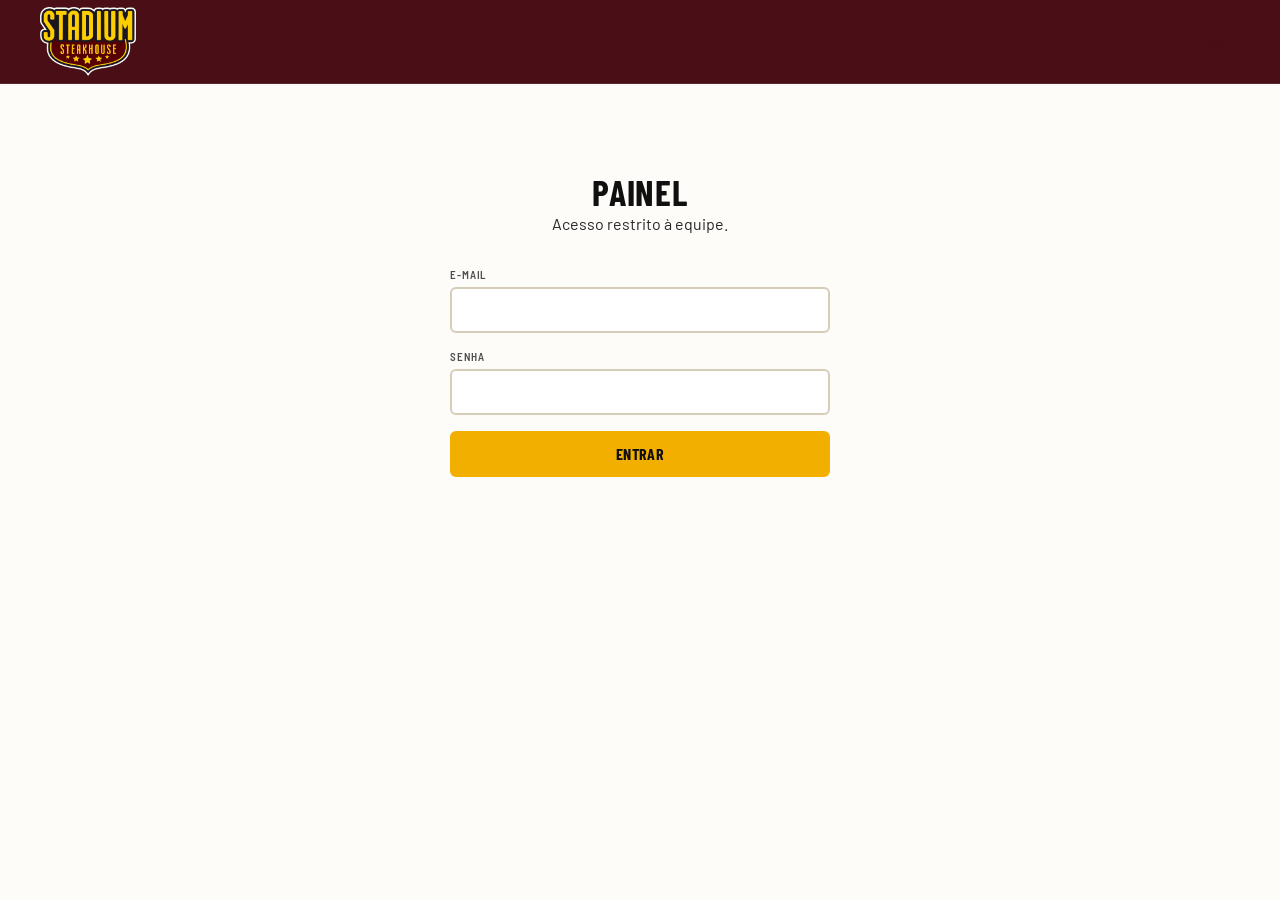
<file: painel.html>
<!DOCTYPE html>
<html lang="pt-BR">
<head>
    <meta charset="UTF-8">
    <meta name="viewport" content="width=device-width, initial-scale=1.0, viewport-fit=cover">
    <meta name="theme-color" content="#4A0E17">
    <!-- Página interna: não deve aparecer em busca nenhuma. -->
    <meta name="robots" content="noindex, nofollow">

    <title>Painel — Stadium Steakhouse</title>

    <link rel="preconnect" href="https://fonts.googleapis.com">
    <link rel="preconnect" href="https://fonts.gstatic.com" crossorigin>
    <link href="https://fonts.googleapis.com/css2?family=Barlow:wght@400;600;700&family=Barlow+Condensed:wght@700;900&family=Barlow+Semi+Condensed:wght@600&display=swap" rel="stylesheet">

    <link rel="stylesheet" href="assets/css/global.css">
    <link rel="stylesheet" href="assets/css/painel.css">
    <link rel="icon" href="assets/img/diversos/logo-stadium-header.png">
</head>
<body class="painel-body">

<script src="assets/js/icones.js"></script>

<header class="topbar">
    <a class="topbar__logo" href="index.html" aria-label="Stadium Steakhouse">
        <img src="assets/img/diversos/logo-stadium-header.png" alt="Stadium Steakhouse" width="1269" height="923">
    </a>
    <div class="topbar__right">
        <p class="painel-quem" data-quem hidden></p>
        <button class="btn btn--sm btn--ghost" type="button" data-sair hidden>Sair</button>
    </div>
</header>

<main class="container painel">

    <!-- ENTRADA ------------------------------------------------
         O formulário só existe até a pessoa entrar. A senha vai
         direto para o Supabase e nunca é guardada aqui. -->
    <section class="painel-entrada" data-entrada>
        <h1 class="t-h2">Painel</h1>
        <p class="t-body">Acesso restrito à equipe.</p>

        <form class="painel-form" data-form>
            <label>
                <span>E-mail</span>
                <input type="email" name="email" autocomplete="username" required>
            </label>
            <label>
                <span>Senha</span>
                <input type="password" name="senha" autocomplete="current-password" required>
            </label>
            <button class="btn btn--gold" type="submit" data-entrar>Entrar</button>
            <p class="painel-erro" data-erro hidden></p>
        </form>
    </section>

    <!-- DADOS -------------------------------------------------- -->
    <section class="painel-dados" data-dados hidden>

        <!-- Só aparece no papel. Na tela o período é uma linha
             discreta porque quem está ali acabou de escolhê-lo;
             para quem recebe o PDF, ele é a primeira pergunta. -->
        <div class="painel-capa">
            <p class="painel-capa__casa" data-capa-casa></p>
            <p class="painel-capa__recorte" data-capa-recorte></p>
            <p class="painel-capa__datas" data-capa-datas></p>
        </div>

        <div class="painel-cabeca">
            <p class="t-eyebrow" data-restaurante>—</p>
            <h1 class="t-h2">Atenção no site</h1>
        </div>

        <div class="painel-periodo">
            <button class="painel-chip" type="button" data-dias="7">7 dias</button>
            <button class="painel-chip" type="button" data-dias="30">30 dias</button>
            <button class="painel-chip" type="button" data-dias="90">90 dias</button>
            <span class="painel-ate">
                <label>de <input type="date" data-de></label>
                <label>até <input type="date" data-ate></label>
                <button class="painel-chip" type="button" data-aplicar>aplicar</button>
                <button class="painel-chip" type="button" data-atualizar title="recarregar o período atual">↻</button>
            </span>

            <!-- Recorte de hora. Vale para o painel inteiro, e não
                 só para um bloco: dois blocos discordando na mesma
                 tela seria pior que não ter o recorte. -->
            <span class="painel-horas">
                <label>das <select data-hora-de></select></label>
                <label>às <select data-hora-ate></select></label>
            </span>
        </div>

        <div class="painel-baixar">
            <p class="painel-resumo" data-resumo></p>
            <div class="painel-baixar__botoes">
                <button class="painel-chip" type="button" data-baixar-pdf disabled>
                    Baixar PDF · para ler
                </button>
                <button class="painel-chip" type="button" data-baixar-ia disabled>
                    Baixar JSON · para a IA
                </button>
            </div>
        </div>

        <!-- GERAL — a caixa que separa o global do detalhe.
             Fica em superfície própria porque responde outra
             pergunta: aqui é "quanta gente"; abaixo é "o que ela
             fez em cada página". Sem essa separação os oito
             números se misturavam com as tabelas e nada tinha
             hierarquia. -->
        <section class="painel-geral">
            <h2 class="painel-geral__titulo">Visão geral</h2>
            <div class="painel-cartoes" data-geral></div>

            <!-- De onde vieram. Fica aqui dentro, e não numa
                 seção própria, porque vale para a visita inteira
                 e não para uma página. -->
            <div class="painel-bloco painel-bloco--dentro">
                <h3 class="painel-titulo">De onde vieram</h3>
                <p class="painel-legenda">quem escaneou o QR está no salão; quem veio de rede social, não</p>
                <table class="painel-tabela">
                    <thead><tr><th></th><th class="painel-num">visitas</th><th class="painel-num painel-sec">tempo médio</th></tr></thead>
                    <tbody data-t-origem></tbody>
                </table>
            </div>

            <div class="painel-dois">
                <div class="painel-bloco">
                    <h3 class="painel-titulo">Em que horário</h3>
                    <p class="painel-legenda">visitas em cada hora do dia, horário do Rio · o recorte acima não afeta esta lista</p>
                    <table class="painel-tabela"><tbody data-t-hora></tbody></table>
                </div>

                <div class="painel-bloco">
                    <h3 class="painel-titulo">Em que dia</h3>
                    <p class="painel-legenda">segue o recorte de horário</p>
                    <table class="painel-tabela"><tbody data-t-dia></tbody></table>
                </div>

                <div class="painel-bloco">
                    <h3 class="painel-titulo">Em que aparelho</h3>
                    <p class="painel-legenda">pelo lado menor da tela, então virar o celular não muda</p>
                    <table class="painel-tabela">
                        <thead><tr><th></th><th class="painel-num">visitas</th><th class="painel-num painel-sec">tempo médio</th></tr></thead>
                        <tbody data-t-aparelho></tbody>
                    </table>
                </div>
            </div>
        </section>

        <!-- Daqui para baixo, uma seção por página do site, e o
             CARDÁPIO vem primeiro porque é o que mais interessa.
             Agrupar por página em vez de por tipo de número é o
             que deixa procurar uma coisa só sem varrer a tela
             inteira — e abre lugar para métricas novas caírem na
             seção certa em vez de virarem mais um quadrado
             solto. -->
        <section class="painel-secao">
            <h2 class="painel-secao__titulo"><span>Cardápio</span></h2>

            <div class="painel-bloco">
                <h3 class="painel-titulo">Até onde descem</h3>
                <p class="painel-legenda">% de quem abriu o cardápio e chegou a ver cada categoria</p>
                <table class="painel-tabela"><thead><tr><th></th><th class="painel-num">chegaram</th><th class="painel-num painel-sec">pararam</th></tr></thead><tbody data-t-categoria></tbody></table>
            </div>

            <!-- O único dado em que o cliente fala com palavras
                 dele. Fica logo abaixo do funil porque é o mais
                 acionável da página inteira. -->
            <!-- Um prato por vez, dia a dia. É o bloco que mostra o
                 efeito de uma mudança: reajuste de preço, foto
                 nova, troca de posição. O degrau aparece no dia. -->
            <div class="painel-bloco painel-bloco--depois">
                <h3 class="painel-titulo">Acompanhar pratos</h3>
                <p class="painel-legenda">tempo de atenção por dia, e a variação contra o período anterior de mesmo tamanho. Até cinco pratos, para comparar lado a lado no relatório.</p>

                <div data-series></div>
                <button class="painel-serie__adicionar" type="button" data-add-serie>
                    + adicionar prato
                </button>
            </div>

            <div class="painel-bloco painel-bloco--depois">
                <h3 class="painel-titulo">O que procuraram</h3>
                <p class="painel-legenda">quem não achou nada vem primeiro — ou o prato não existe, ou tem outro nome</p>
                <table class="painel-tabela">
                    <thead><tr><th></th><th class="painel-num">buscas</th><th class="painel-num painel-sec">achou</th></tr></thead>
                    <tbody data-t-buscas></tbody>
                </table>
            </div>

            <!-- Comparação entre vizinhos, não entre o cardápio
                 inteiro. Pratos da mesma categoria estão lado a
                 lado na página e disputam o mesmo momento do
                 pedido, então a posição deixa de ser desculpa e o
                 que sobra é o prato. -->
            <div class="painel-bloco painel-bloco--depois">
                <h3 class="painel-titulo">Atenção dentro da categoria</h3>
                <p class="painel-legenda">
                    cada prato comparado com os vizinhos de categoria. O preço está
                    aqui como coluna, para você ver se os ignorados são os caros —
                    não como explicação pronta.
                </p>

                <select class="painel-escolha" data-categoria-atencao></select>
                <p class="painel-so-impressao" data-impresso-categoria></p>

                <table class="painel-tabela">
                    <thead><tr><th></th><th class="painel-num">preço</th><th class="painel-num">tempo</th><th class="painel-num painel-sec">vs vizinhos</th></tr></thead>
                    <tbody data-t-categoria-pratos></tbody>
                </table>
                <p class="painel-legenda" data-categoria-nota></p>
            </div>

            <div class="painel-secao__grade">
                <div class="painel-bloco">
                    <h3 class="painel-titulo">Pratos mais olhados</h3>
                    <p class="painel-legenda">"voltas" é quantas vezes alguém voltou ao mesmo prato — sinal de quem ficou em dúvida</p>
                    <table class="painel-tabela">
                        <thead><tr><th></th><th></th><th class="painel-num">tempo</th><th class="painel-num painel-sec">voltas</th></tr></thead>
                        <tbody data-t-prato></tbody>
                    </table>
                </div>

                <div class="painel-bloco">
                    <h3 class="painel-titulo">Cliques em detalhes</h3>
                    <p class="painel-legenda">quem parou de olhar e foi ler</p>
                    <table class="painel-tabela"><tbody data-t-clique></tbody></table>
                </div>
            </div>
        </section>

        <section class="painel-secao">
            <h2 class="painel-secao__titulo"><span>Home</span></h2>

            <!-- O carrossel gira sozinho a cada 8s, então chegar ao
                 quarto banner exige ficar quase meio minuto parado
                 ali em cima. -->
            <div class="painel-bloco">
                <h3 class="painel-titulo">Até onde chegam no carrossel</h3>
                <p class="painel-legenda">% de quem abriu a home e viu cada banner. Só conta com o carrossel na tela — ele continua girando quando a pessoa já rolou para longe, e isso não vale.</p>
                <table class="painel-tabela">
                    <thead><tr><th></th><th></th><th class="painel-num">viram</th></tr></thead>
                    <tbody data-t-banners></tbody>
                </table>
            </div>

            <div class="painel-bloco painel-bloco--depois">
                <h3 class="painel-titulo">Até onde descem</h3>
                <p class="painel-legenda">% de quem abriu a home e chegou a ver cada faixa</p>
                <table class="painel-tabela"><thead><tr><th></th><th class="painel-num">chegaram</th><th class="painel-num painel-sec">pararam</th></tr></thead><tbody data-t-home></tbody></table>
            </div>
        </section>

        <section class="painel-secao">
            <h2 class="painel-secao__titulo"><span>Unidades</span></h2>

            <!-- Intenção antes de alcance: aqui é o número que
                 mais se parece com cliente. -->
            <div class="painel-bloco">
                <h3 class="painel-titulo">Quiseram ligar ou ir até lá</h3>
                <p class="painel-legenda">ninguém pede rota nem liga para um restaurante por curiosidade</p>
                <table class="painel-tabela">
                    <thead><tr><th></th><th class="painel-num">vezes</th><th class="painel-num painel-sec">pessoas</th></tr></thead>
                    <tbody data-t-acoes></tbody>
                </table>
            </div>

            <div class="painel-bloco painel-bloco--depois">
                <h3 class="painel-titulo">Até onde descem</h3>
                <p class="painel-legenda">% de quem abriu a página de unidades e chegou a ver cada bloco</p>
                <table class="painel-tabela"><thead><tr><th></th><th class="painel-num">chegaram</th><th class="painel-num painel-sec">pararam</th></tr></thead><tbody data-t-unidades></tbody></table>
            </div>
        </section>

        <!-- RÉGUA DE LEITURA — a única seção que se ajusta, e não
             só se lê. O resto do painel mostra o que aconteceu;
             aqui se decide quantos segundos de parada contam como
             leitura, prato a prato.

             Fica no fim de propósito: só faz sentido depois de
             haver tráfego, e antes disso mostra "sem vale claro"
             em tudo. -->
        <section class="painel-secao" data-secao-regua>
            <h2 class="painel-secao__titulo"><span>Régua de leitura</span></h2>

            <div class="painel-bloco">
                <h3 class="painel-titulo">Quanto tempo conta como leitura</h3>
                <p class="painel-legenda">
                    o gráfico mostra em quantos segundos as pessoas param em cada prato;
                    onde há duas nuvens, a de quem passa e a de quem lê, o corte fica no vale
                </p>
                <div class="painel-regua" data-regua>
                    <p class="painel-vazio">carregando…</p>
                </div>
            </div>
        </section>

        <p class="painel-nota">
            <b>Leitura</b> não é tempo somado: é a <b>parada mais longa</b> da pessoa naquele
            prato. Quem passou vinte vezes por meio segundo soma dez segundos e não leu nada.
            A régua de cada prato sai do próprio prato — um card de três palavras se lê em
            dois segundos, um de vinte não. <b>Sem vale claro</b> quer dizer que todo mundo se
            comportou igual ali: não há dois grupos para separar, e inventar um corte diria
            que metade leu, sem razão nenhuma.
        </p>
        <p class="painel-nota">
            <b>Visita</b> é uma aba aberta: se a mesma pessoa voltar amanhã, conta de novo;
            se abrir home, cardápio e unidades na mesma navegação, conta uma vez só — por isso as três fatias de visita não somam 100%.
            <b>Tempo</b> é o que ficou de fato na tela, já descontadas as pausas — sai da
            aba, o relógio para.
        </p>
        <p class="painel-nota">
            Nas três listas de "até onde descem", <b>chegaram</b> e <b>pararam</b> medem coisas
            diferentes de propósito. Chegar é ter passado pelo bloco; parar é ter ficado
            ali. Alcance alto com tempo baixo não é sucesso — é gente rolando reto. Um
            traço no lugar do tempo quer dizer que ninguém parou naquela faixa.
        </p>
        <p class="painel-nota">
            Nada disso identifica ninguém: não há nome, e-mail, telefone nem rastro entre
            visitas — a contagem morre quando a aba fecha.
        </p>
    </section>

</main>

<!-- Os dois arquivos do cardápio entram aqui só como fonte de
     verdade: um diz quantos pratos existem, o outro em que ordem
     as categorias aparecem na página. Nenhum dos dois desenha
     nada nesta página — a montagem do cardápio desiste sozinha
     quando não acha o container. Sem eles, esses dois números
     virariam constantes no código do painel e envelheceriam
     caladas. -->
<script src="assets/js/cardapio-dados.js"></script>
<script src="assets/js/cardapio.js"></script>
<script src="assets/js/painel.js"></script>
</body>
</html>
</file>
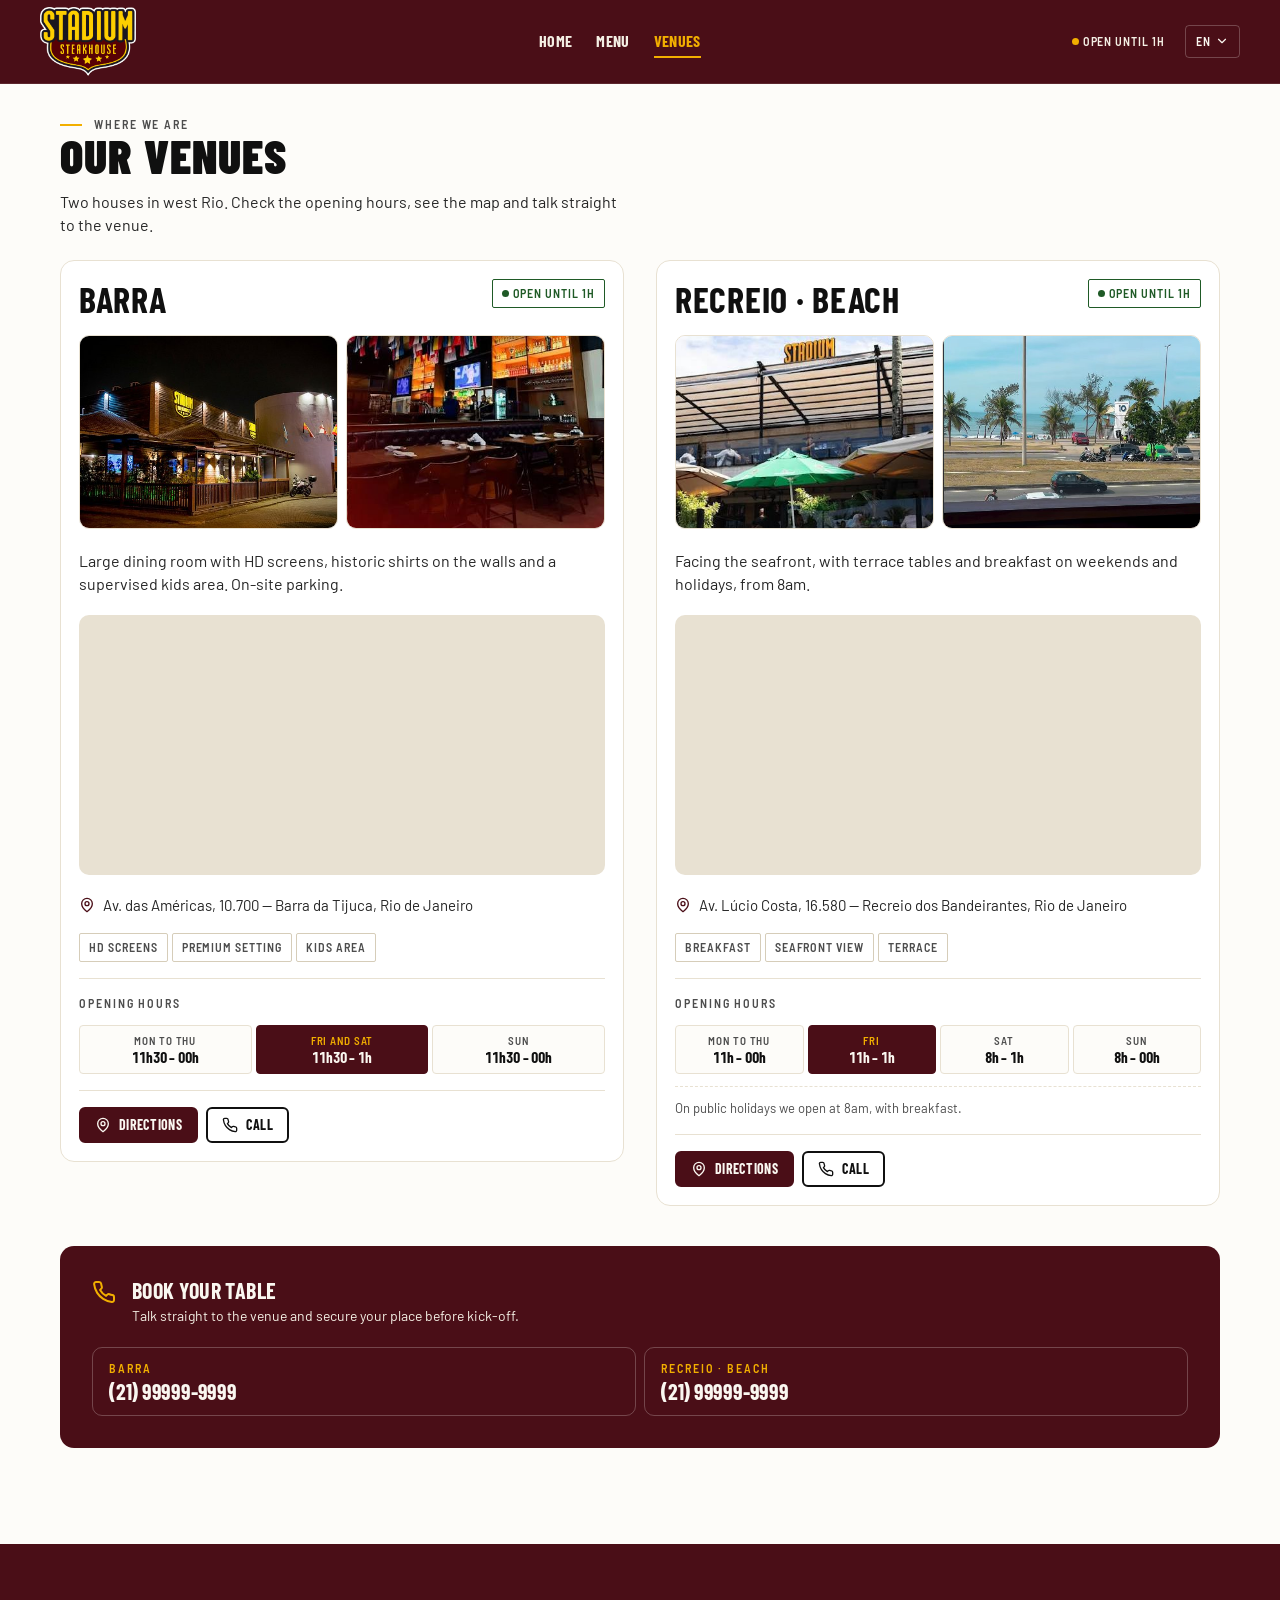
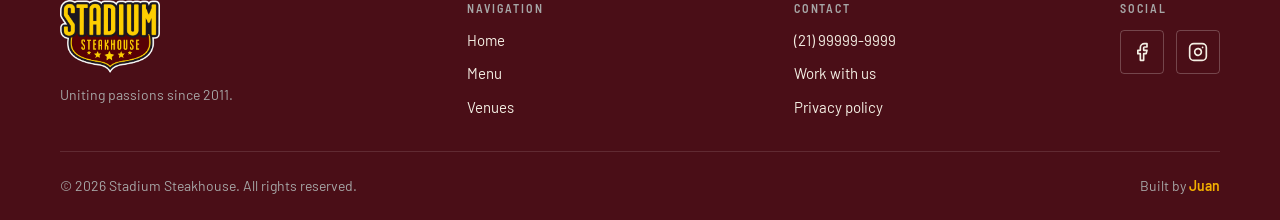
<file: unidades.html>
<!DOCTYPE html>
<html lang="pt-BR">
<head>
    <meta charset="UTF-8">
    <meta name="viewport" content="width=device-width, initial-scale=1.0, viewport-fit=cover">
    <meta name="theme-color" content="#4A0E17">
    <meta name="description" content="Unidades do Stadium Steakhouse no Rio de Janeiro: Barra da Tijuca e Recreio dos Bandeirantes. Endereço, mapa e contato.">

    <title>Unidades — Stadium Steakhouse</title>

    <link rel="preconnect" href="https://fonts.googleapis.com">
    <link rel="preconnect" href="https://fonts.gstatic.com" crossorigin>
    <link href="https://fonts.googleapis.com/css2?family=Barlow:wght@400;600;700&family=Barlow+Condensed:wght@700;900&family=Barlow+Semi+Condensed:wght@600&display=swap" rel="stylesheet">

    <link rel="stylesheet" href="assets/css/global.css">
    <link rel="stylesheet" href="assets/css/unidades.css">
    <link rel="icon" href="assets/img/diversos/logo-stadium-header.png">
</head>
<body>

<script src="assets/js/icones.js"></script>

<a class="btn btn--sm btn--gold sr-only" href="#conteudo" data-i18n="nav.skip">Ir para o conteúdo</a>

<header class="topbar">
    <a class="topbar__logo" href="index.html" aria-label="Stadium Steakhouse">
        <img src="assets/img/diversos/logo-stadium-header.png" alt="Stadium Steakhouse" width="1269" height="923">
    </a>

    <nav class="topbar__nav" data-i18n-attr="aria-label:nav.aria" aria-label="Navegação principal">
        <a class="topbar__link" href="index.html" data-i18n="nav.home">Home</a>
        <a class="topbar__link" href="cardapio.html" data-i18n="nav.menu">Cardápio</a>
        <a class="topbar__link" href="unidades.html" data-i18n="nav.units">Unidades</a>
    </nav>

    <div class="topbar__right">
        <p class="status" data-status data-open="false">
            <span class="status__dot" aria-hidden="true"></span>
            <span class="status__short">Aberto</span>
            <span class="status__long">Aberto até 0h</span>
        </p>

        <div class="lang" data-lang>
            <button class="lang__toggle" type="button" aria-expanded="false" aria-haspopup="true"
                    data-i18n-attr="aria-label:lang.label" aria-label="Escolher idioma">
                <span data-lang-current>PT</span>
                <svg class="ico" aria-hidden="true"><use href="#i-chevron-down"/></svg>
            </button>
            <div class="lang__menu" role="menu" hidden>
                <button class="lang__option" type="button" role="menuitemradio" aria-checked="true" data-lang-option="pt">
                    <span data-i18n="lang.pt">Português</span>
                    <svg class="ico" aria-hidden="true"><use href="#i-check"/></svg>
                </button>
                <button class="lang__option" type="button" role="menuitemradio" aria-checked="false" data-lang-option="en">
                    <span data-i18n="lang.en">English</span>
                    <svg class="ico" aria-hidden="true"><use href="#i-check"/></svg>
                </button>
                <button class="lang__option" type="button" role="menuitemradio" aria-checked="false" data-lang-option="es">
                    <span data-i18n="lang.es">Español</span>
                    <svg class="ico" aria-hidden="true"><use href="#i-check"/></svg>
                </button>
            </div>
        </div>
    </div>
</header>

<main id="conteudo">
    <div class="container">

        <div class="unidades__intro" data-secao="intro">
            <p class="t-eyebrow" data-i18n="unidades.eyebrow">Onde a gente está</p>
            <h1 class="t-h1" data-i18n="unidades.title">Nossas unidades</h1>
            <p class="t-body" data-i18n="unidades.lead">
                Duas casas na Zona Oeste do Rio. Confira o horário, veja o mapa e fale direto com a loja.
            </p>
        </div>

        <!-- Os cards vêm de assets/js/promocoes-dados.js (unidades):
             endereço, horário da semana, mapa e contatos. -->
        <div class="unidades__lista" data-unidades></div>

        <!-- Fecho: os telefones das duas casas num lugar só. -->
        <aside class="reserva" data-reserva data-secao="reserva"></aside>

    </div>
</main>

<footer class="footer">
    <div class="container">
        <div class="footer__grid">
            <div class="footer__marca">
                <div class="footer__logo">
                    <img src="assets/img/diversos/logo-stadium-header.png" alt="Stadium Steakhouse" width="1269" height="923">
                </div>
                <p class="t-small" style="margin-top: var(--s-4); color: var(--ink-on-dark-mute);"
                   data-i18n="footer.tagline">Unindo paixões desde 2011.</p>
            </div>

            <div>
                <p class="footer__title" data-i18n="footer.nav">Navegação</p>
                <div class="footer__links">
                    <a href="index.html" data-i18n="nav.home">Home</a>
                    <a href="cardapio.html" data-i18n="nav.menu">Cardápio</a>
                    <a href="unidades.html" data-i18n="nav.units">Unidades</a>
                </div>
            </div>

            <div>
                <p class="footer__title" data-i18n="footer.contact">Contato</p>
                <div class="footer__links">
                    <a href="https://wa.me/5521999999999" target="_blank" rel="noopener noreferrer">(21) 99999-9999</a>
                    <a href="#" data-i18n="footer.work">Trabalhe conosco</a>
                    <a href="#" data-i18n="footer.privacy">Política de privacidade</a>
                </div>
            </div>

            <div>
                <p class="footer__title" data-i18n="footer.social">Redes sociais</p>
                <div class="footer__social">
                    <a href="#" aria-label="Facebook"><svg class="ico" aria-hidden="true"><use href="#i-facebook"/></svg></a>
                    <a href="#" aria-label="Instagram"><svg class="ico" aria-hidden="true"><use href="#i-instagram"/></svg></a>
                </div>
            </div>
        </div>

        <div class="footer__legal">
            <p>&copy; 2026 Stadium Steakhouse. <span data-i18n="footer.rights">Todos os direitos reservados.</span></p>
            <p><span data-i18n="footer.by">Desenvolvido por</span> <strong>Juan</strong></p>
        </div>
    </div>
</footer>

<nav class="bottomnav" data-i18n-attr="aria-label:nav.aria" aria-label="Navegação principal">
    <a class="bottomnav__item" href="index.html">
        <svg class="ico" aria-hidden="true"><use href="#i-home"/></svg>
        <span data-i18n="nav.home">Home</span>
    </a>
    <a class="bottomnav__item" href="cardapio.html">
        <svg class="ico" aria-hidden="true"><use href="#i-menu"/></svg>
        <span data-i18n="nav.menu">Cardápio</span>
    </a>
    <a class="bottomnav__item" href="unidades.html">
        <svg class="ico" aria-hidden="true"><use href="#i-pin"/></svg>
        <span data-i18n="nav.units">Unidades</span>
    </a>
</nav>

<script src="assets/js/i18n.js"></script>
<script src="assets/js/promocoes-dados.js"></script>
<script src="assets/js/global.js"></script>
<script src="assets/js/unidades.js"></script>
<script src="assets/js/metricas.js"></script>
</body>
</html>
</file>
<file: assets/css/global.css>
@import url("tokens.css");

/* =========================================================
   STADIUM STEAKHOUSE — GLOBAL
   Mobile-first. Tudo abaixo é escrito para 390px e só depois
   cresce. Media queries são sempre min-width.
   ========================================================= */

/* ---------- 1. RESET ---------- */
*,
*::before,
*::after {
  box-sizing: border-box;
  margin: 0;
  padding: 0;
}

html {
  -webkit-text-size-adjust: 100%;
  scroll-behavior: smooth;
  /* âncoras não somem atrás do header fixo */
  scroll-padding-top: calc(var(--topbar-h) + var(--s-5));

  /* Barra de rolagem escondida. A rolagem continua inteira:
     dedo, roda do mouse, teclado e barra de espaço funcionam
     igual — só o desenho da barra sai da tela.

     Para trazê-la de volta, discreta em vez de invisível,
     troque este bloco por:
        scrollbar-width: thin;
        scrollbar-color: var(--border-strong) transparent;
     e apague a regra ::-webkit-scrollbar abaixo. */
  scrollbar-width: none;
  -ms-overflow-style: none;
}

html::-webkit-scrollbar {
  display: none;
}

body {
  font-family: var(--font-body);
  font-size: 16px;
  font-weight: 400;
  line-height: 1.45;
  color: var(--ink-body);
  background-color: var(--surface-page);
  -webkit-font-smoothing: antialiased;
  /* espaço para o header fixo e para a nav inferior fixa */
  padding-top: var(--topbar-h);
  padding-bottom: calc(var(--bottomnav-h) + env(safe-area-inset-bottom, 0px));
  /* clip, não hidden: "hidden" transforma o body num container
     de rolagem próprio, e aí quem observa a rolagem da página
     (o ScrollTrigger) passa a ler sempre zero. "clip" corta o
     transbordo do mesmo jeito sem criar esse container. */
  overflow-x: clip;
}

img,
svg {
  display: block;
  max-width: 100%;
}

img {
  height: auto;
}

button {
  font: inherit;
  color: inherit;
  background: none;
  border: none;
  cursor: pointer;
}

a {
  color: inherit;
  text-decoration: none;
}

ul,
ol {
  list-style: none;
}

:focus-visible {
  outline: none;
  box-shadow: var(--glow-gold);
  border-radius: var(--r-field);
}

@media (prefers-reduced-motion: reduce) {
  html {
    scroll-behavior: auto;
  }
  *,
  *::before,
  *::after {
    animation-duration: 0.01ms !important;
    transition-duration: 0.01ms !important;
  }
}

/* ---------- 2. TIPOGRAFIA ---------- */
/* Regra mestra: o que impacta é Condensed em CAIXA ALTA.
   O que se lê é Barlow em sentence case. */

.t-hero,
.t-h1,
.t-h2,
.t-h3 {
  font-family: var(--font-display);
  text-transform: uppercase;
  letter-spacing: var(--track-display);
  color: var(--ink);
}

.t-hero {
  font-weight: 900;
  font-size: clamp(52px, 15vw, 88px);
  line-height: 0.92;
}

.t-h1 {
  font-weight: 900;
  font-size: clamp(36px, 10vw, 48px);
  line-height: 0.92;
}

.t-h2 {
  font-weight: 700;
  font-size: clamp(28px, 8vw, 36px);
  line-height: 1.1;
}

.t-h3 {
  font-weight: 700;
  font-size: 22px;
  line-height: 1.1;
}

.t-body {
  font-family: var(--font-body);
  font-size: 16px;
  line-height: 1.45;
  max-width: var(--measure);
}

.t-small {
  font-family: var(--font-body);
  font-size: 14px;
  line-height: 1.45;
}

/* Eyebrow — traço dourado 22x2px obrigatório antes do texto */
.t-eyebrow {
  display: flex;
  align-items: center;
  gap: var(--s-4);
  font-family: var(--font-label);
  font-weight: 600;
  font-size: 12px;
  text-transform: uppercase;
  letter-spacing: var(--track-eyebrow);
  color: var(--ink-mute);
}

.t-eyebrow::before {
  content: "";
  flex: none;
  width: 22px;
  height: 2px;
  background-color: var(--gold);
}

.t-meta {
  font-family: var(--font-label);
  font-weight: 600;
  font-size: 12px;
  text-transform: uppercase;
  letter-spacing: var(--track-meta);
  color: var(--ink-mute);
}

/* Preço — Condensed 700. R$ e centavos a 62% do inteiro. */
.t-price {
  font-family: var(--font-display);
  font-weight: 700;
  font-size: 22px;
  line-height: 1;
  letter-spacing: var(--track-price);
  color: var(--price);
  white-space: nowrap;
}

.t-price__unit,
.t-price__cents {
  font-size: 62%;
}

/* Superfícies escuras invertem a paleta de texto */
.on-dark {
  color: var(--ink-on-dark-body);
}

.on-dark .t-hero,
.on-dark .t-h1,
.on-dark .t-h2,
.on-dark .t-h3 {
  color: var(--ink-on-dark);
}

.on-dark .t-eyebrow,
.on-dark .t-meta {
  color: var(--ink-on-dark-mute);
}

.on-dark .t-price {
  color: var(--price-on-dark);
}

/* Ilha clara dentro de uma seção escura (um card branco sobre
   bordô, por exemplo). Sem isto o texto herda a paleta do tema
   escuro e some no fundo claro do card. */
.on-light {
  color: var(--ink-body);
}

.on-light .t-hero,
.on-light .t-h1,
.on-light .t-h2,
.on-light .t-h3 {
  color: var(--ink);
}

.on-light .t-eyebrow,
.on-light .t-meta {
  color: var(--ink-mute);
}

.on-light .t-price {
  color: var(--price);
}

.on-light .tag {
  background-color: var(--surface);
  border-color: var(--border-strong);
  color: var(--ink-mute);
}

.on-light .btn--outline {
  color: var(--ink);
}

.on-light .btn--ghost {
  color: var(--burgundy);
}

/* ---------- 3. LAYOUT ---------- */
.container {
  width: 100%;
  max-width: var(--container);
  margin-inline: auto;
  padding-inline: var(--gutter);
}

.section {
  padding-block: var(--section-y);
}

.section__head {
  display: flex;
  flex-direction: column;
  gap: var(--s-4);
  margin-bottom: var(--s-7);
}

@media (min-width: 768px) {
  .section__head {
    display: grid;
    grid-template-columns: 1fr auto;
    align-items: end;
    column-gap: var(--s-8);
    row-gap: var(--s-4);
  }

  /* Tudo empilha na coluna da esquerda. Sem esta regra, o
     parágrafo cai sozinho na coluna 2 e encosta no título. */
  .section__head > * {
    grid-column: 1;
  }

  /* Só a ação da seção ocupa a coluna da direita. */
  .section__head .section__aside {
    grid-column: 2;
    grid-row: 1 / -1;
    align-self: center;
  }
}

.stack {
  display: flex;
  flex-direction: column;
  gap: var(--s-4);
}

.sr-only {
  position: absolute;
  width: 1px;
  height: 1px;
  padding: 0;
  overflow: hidden;
  clip-path: inset(50%);
  white-space: nowrap;
  border: 0;
}

/* ---------- 4. ÍCONES (Lucide, sprite inline) ---------- */
.ico {
  width: 20px;
  height: 20px;
  flex: none;
  fill: none;
  stroke: currentColor;
  stroke-width: 2;
  stroke-linecap: round;
  stroke-linejoin: round;
}

.ico--sm {
  width: 16px;
  height: 16px;
}

.ico--lg {
  width: 24px;
  height: 24px;
}

.sprite {
  position: absolute;
  width: 0;
  height: 0;
  overflow: hidden;
}

/* ---------- 5. BOTÕES ---------- */
/* Base: Condensed 700 caixa alta, raio 6px, borda 2px, gap 8px. */
.btn {
  display: inline-flex;
  align-items: center;
  justify-content: center;
  gap: var(--s-3);
  font-family: var(--font-display);
  font-weight: 700;
  font-size: 16px;
  line-height: 1;
  text-transform: uppercase;
  letter-spacing: var(--track-display);
  padding: 13px 22px;
  border: 2px solid transparent;
  border-radius: var(--r-btn);
  cursor: pointer;
  transition: background-color var(--t-hover) var(--ease),
    border-color var(--t-hover) var(--ease), color var(--t-hover) var(--ease);
}

.btn:active {
  transform: scale(0.97);
  transition-duration: var(--t-press);
}

.btn:focus-visible {
  box-shadow: var(--glow-gold);
}

.btn:disabled,
.btn[aria-disabled="true"] {
  opacity: 0.45;
  pointer-events: none;
}

.btn--sm {
  font-size: 14px;
  padding: 8px 14px;
}

.btn--lg {
  font-size: 22px;
  padding: 17px 32px;
}

.btn--block {
  display: flex;
  width: 100%;
}

/* Ouro — conversão. Um por tela visível. */
.btn--gold {
  background-color: var(--gold);
  border-color: var(--gold);
  color: var(--ink);
}

.btn--gold:hover {
  background-color: var(--gold-hover);
  border-color: var(--gold-hover);
}

.btn--gold:active {
  background-color: var(--gold-press);
  border-color: var(--gold-press);
}

/* Bordô — ação secundária. */
.btn--burgundy {
  background-color: var(--burgundy);
  border-color: var(--burgundy);
  color: var(--cream);
}

.btn--burgundy:hover {
  background-color: var(--burgundy-hover);
  border-color: var(--burgundy-hover);
}

/* Outline — funciona sobre foto e fundo escuro. No hover preenche de ouro. */
.btn--outline {
  background-color: transparent;
  border-color: currentColor;
  color: var(--ink);
}

.btn--outline:hover {
  background-color: var(--gold);
  border-color: var(--gold);
  color: var(--ink);
}

.on-dark .btn--outline,
.btn--outline.on-photo {
  color: var(--cream);
}

.on-dark .btn--outline:hover,
.btn--outline.on-photo:hover {
  color: var(--ink);
}

/* Ghost — ação terciária. */
.btn--ghost {
  background-color: transparent;
  border-color: transparent;
  color: var(--burgundy);
  padding-inline: 6px;
}

.btn--ghost:hover {
  color: var(--burgundy-hover);
}

.on-dark .btn--ghost {
  color: var(--gold);
}

/* ---------- 6. ETIQUETA E SELO (objetos distintos) ---------- */
/* Etiqueta: informativa, sem inclinação. */
.tag {
  display: inline-flex;
  align-items: center;
  gap: var(--s-2);
  font-family: var(--font-label);
  font-weight: 600;
  font-size: 12px;
  text-transform: uppercase;
  letter-spacing: var(--track-meta);
  padding: 5px 9px;
  border-radius: var(--r-tag);
  border: 1px solid var(--border-strong);
  color: var(--ink-mute);
  background-color: var(--surface);
}

.tag--gold {
  background-color: var(--gold);
  border-color: var(--gold);
  color: var(--ink);
}

.tag--veg {
  background-color: var(--pitch);
  border-color: var(--pitch);
  color: var(--cream);
}

.on-dark .tag {
  background-color: transparent;
  border-color: var(--border-dark-strong);
  color: var(--ink-on-dark-mute);
}

/* Selo editorial: bordão. Um ou dois por tela. Nunca dentro de parágrafo. */
.sticker {
  display: inline-block;
  font-family: var(--font-display);
  font-weight: 900;
  font-size: 18px;
  line-height: 1;
  text-transform: uppercase;
  letter-spacing: var(--track-display);
  padding: 9px 14px;
  background-color: var(--gold);
  color: var(--burgundy);
  border: 2px solid var(--burgundy);
  border-radius: var(--r-sticker);
  box-shadow: var(--shadow-sticker);
  transform: rotate(-4deg);
}

/* ---------- 7. HEADER FIXO ---------- */
.topbar {
  position: fixed;
  inset: 0 0 auto 0;
  z-index: 1000;
  height: var(--topbar-h);
  display: flex;
  align-items: center;
  gap: var(--s-4);
  padding-inline: var(--gutter);
  background-color: var(--burgundy);
  border-bottom: 1px solid rgba(250, 247, 240, 0.1);
  color: var(--cream);
  transition: box-shadow var(--t-accordion) var(--ease);
}

/* Ganha sombra ao sair do topo (classe posta por animacoes.js).
   Separa a barra fixa do conteúdo que passa por baixo. */
.topbar.is-scrolled {
  box-shadow: var(--shadow-md);
}

.topbar__logo {
  display: flex;
  align-items: center;
  flex: none;
  margin-right: auto;
}

.topbar__logo img {
  width: 84px;
  height: auto;
}

/* Navegação por texto: só no desktop. No mobile ela vive na barra inferior. */
.topbar__nav {
  display: none;
}

.topbar__right {
  display: flex;
  align-items: center;
  gap: var(--s-3);
}

/* Estado de funcionamento — informação real, não decoração */
.status {
  display: flex;
  align-items: center;
  gap: var(--s-2);
  font-family: var(--font-label);
  font-weight: 600;
  font-size: 12px;
  text-transform: uppercase;
  letter-spacing: var(--track-meta);
  color: var(--ink-on-dark-mute);
  white-space: nowrap;
}

.status__dot {
  width: 7px;
  height: 7px;
  border-radius: var(--r-pill);
  flex: none;
  background-color: var(--ink-on-dark-mute);
}

.status[data-open="true"] .status__dot {
  background-color: var(--gold);
}

.status[data-open="true"] {
  color: var(--ink-on-dark-body);
}

.status__long {
  display: none;
}

/* ---------- 8. SELETOR DE IDIOMA ---------- */
.lang {
  position: relative;
  flex: none;
}

.lang__toggle {
  display: flex;
  align-items: center;
  gap: var(--s-2);
  font-family: var(--font-label);
  font-weight: 600;
  font-size: 12px;
  text-transform: uppercase;
  letter-spacing: var(--track-meta);
  color: var(--cream);
  padding: 7px 10px;
  border: 1px solid var(--border-dark-strong);
  border-radius: var(--r-field);
  transition: background-color var(--t-hover) var(--ease),
    border-color var(--t-hover) var(--ease);
}

.lang__toggle:hover {
  background-color: rgba(250, 247, 240, 0.08);
  border-color: var(--cream);
}

.lang__toggle .ico {
  width: 14px;
  height: 14px;
  transition: transform var(--t-hover) var(--ease);
}

.lang__toggle[aria-expanded="true"] .ico {
  transform: rotate(180deg);
}

.lang__menu {
  position: absolute;
  top: calc(100% + var(--s-3));
  right: 0;
  min-width: 168px;
  padding: var(--s-2);
  background-color: var(--surface-dark-card);
  border: 1px solid var(--border-dark-strong);
  border-radius: var(--r-panel);
  box-shadow: var(--shadow-lg);
  z-index: 1;
}

.lang__menu[hidden] {
  display: none;
}

.lang__option {
  display: flex;
  align-items: center;
  justify-content: space-between;
  gap: var(--s-3);
  width: 100%;
  text-align: left;
  font-family: var(--font-body);
  font-size: 14px;
  color: var(--ink-on-dark-body);
  padding: 10px 12px;
  border-radius: var(--r-field);
  transition: background-color var(--t-hover) var(--ease);
}

.lang__option:hover {
  background-color: rgba(250, 247, 240, 0.08);
}

.lang__option[aria-checked="true"] {
  color: var(--gold);
  font-weight: 600;
}

.lang__option .ico {
  width: 16px;
  height: 16px;
  opacity: 0;
}

.lang__option[aria-checked="true"] .ico {
  opacity: 1;
}

/* ---------- 9. NAVEGAÇÃO INFERIOR FIXA (mobile) ---------- */
.bottomnav {
  position: fixed;
  inset: auto 0 0 0;
  z-index: 1000;
  display: grid;
  grid-template-columns: repeat(3, 1fr);
  height: calc(var(--bottomnav-h) + env(safe-area-inset-bottom, 0px));
  padding-bottom: env(safe-area-inset-bottom, 0px);
  background-color: var(--burgundy);
  border-top: 1px solid rgba(250, 247, 240, 0.1);
}

.bottomnav__item {
  display: flex;
  flex-direction: column;
  align-items: center;
  justify-content: center;
  gap: var(--s-2);
  font-family: var(--font-label);
  font-weight: 600;
  font-size: 11px;
  text-transform: uppercase;
  letter-spacing: var(--track-meta);
  color: var(--ink-on-dark-mute);
  transition: color var(--t-hover) var(--ease);
  -webkit-tap-highlight-color: transparent;
}

.bottomnav__item:hover {
  color: var(--ink-on-dark);
}

/* O item ativo é o único ouro da barra — e a barra não disputa
   com o ouro de conversão da página porque não é um CTA. */
.bottomnav__item[aria-current="page"] {
  color: var(--gold);
}

.bottomnav__item .ico {
  width: 22px;
  height: 22px;
}

/* ---------- 10. FOOTER ---------- */
.footer {
  background-color: var(--burgundy);
  color: var(--ink-on-dark-body);
  padding-block: var(--s-10) var(--s-7);
}

/* Grid, não flex: as quatro colunas têm conteúdos de larguras
   bem diferentes, e space-between distribuiria o vão errado.
   Empilha só no celular estreito. */
.footer__grid {
  display: grid;
  grid-template-columns: 1fr;
  gap: var(--s-8);
  align-items: start;
}

.footer__logo img {
  width: 100px;
  height: auto;
}

.footer__title {
  font-family: var(--font-label);
  font-weight: 600;
  font-size: 12px;
  text-transform: uppercase;
  letter-spacing: var(--track-eyebrow);
  color: var(--ink-on-dark-mute);
  margin-bottom: var(--s-4);
}

.footer__links {
  display: flex;
  flex-direction: column;
  gap: var(--s-4);
}

.footer__links a {
  font-size: 15px;
  transition: color var(--t-hover) var(--ease);
}

.footer__links a:hover {
  color: var(--gold);
}

.footer__social {
  display: flex;
  gap: var(--s-4);
}

.footer__social a {
  display: flex;
  align-items: center;
  justify-content: center;
  width: 44px;
  height: 44px;
  border: 1px solid var(--border-dark-strong);
  border-radius: var(--r-field);
  transition: background-color var(--t-hover) var(--ease),
    color var(--t-hover) var(--ease), border-color var(--t-hover) var(--ease);
}

.footer__social a:hover {
  background-color: var(--gold);
  border-color: var(--gold);
  color: var(--ink);
}

/* Duas colunas já no celular: a marca em cima, ocupando a
   largura toda, e as listas de links lado a lado. */
@media (min-width: 560px) {
  .footer__grid {
    grid-template-columns: repeat(2, 1fr);
    column-gap: var(--s-7);
  }

  .footer__marca {
    grid-column: 1 / -1;
  }
}

/* Quatro colunas: a da marca é mais larga porque leva o escudo. */
@media (min-width: 900px) {
  .footer__grid {
    grid-template-columns: 1.3fr 1fr 1fr auto;
    column-gap: var(--s-10);
  }

  .footer__marca {
    grid-column: auto;
  }
}

.footer__legal {
  display: flex;
  flex-direction: column;
  gap: var(--s-3);
  margin-top: var(--s-8);
  padding-top: var(--s-7);
  border-top: 1px solid var(--border-dark);
  font-size: 14px;
  color: var(--ink-on-dark-mute);
}

.footer__legal strong {
  color: var(--gold);
  font-weight: 600;
}

/* ---------- 11. DESKTOP ---------- */
@media (min-width: 1024px) {
  .bottomnav {
    display: none;
  }

  .topbar__logo img {
    width: 96px;
  }

  .topbar__nav {
    display: flex;
    align-items: center;
    gap: var(--s-7);
    margin-right: auto;
    padding-left: var(--s-8);
  }

  .topbar__link {
    font-family: var(--font-display);
    font-weight: 700;
    font-size: 16px;
    text-transform: uppercase;
    letter-spacing: var(--track-display);
    color: var(--ink-on-dark-body);
    padding-block: var(--s-2);
    border-bottom: 2px solid transparent;
    transition: color var(--t-hover) var(--ease),
      border-color var(--t-hover) var(--ease);
  }

  .topbar__link:hover {
    color: var(--gold);
  }

  .topbar__link[aria-current="page"] {
    color: var(--gold);
    border-bottom-color: var(--gold);
  }

  .status__long {
    display: inline;
  }

  .status__short {
    display: none;
  }

  .status {
    padding-right: var(--s-4);
  }

}

@media (min-width: 768px) {
  .footer__legal {
    flex-direction: row;
    justify-content: space-between;
  }
}
</file>
<file: assets/css/home.css>
/* =========================================================
   STADIUM STEAKHOUSE — HOME
   Mobile-first. Ordem das seções:
   carrossel de novidades -> craque da semana -> delivery ->
   a casa -> unidades -> footer

   O topo não leva atalho para o cardápio de propósito: ele já
   está a um toque na barra inferior fixa. O topo é vitrine.
   ========================================================= */

/* ---------- 1. CARROSSEL DE NOVIDADES ---------- */
.banners {
  position: relative;
  background-color: var(--charcoal);
}

.banners__track {
  display: flex;
  overflow-x: auto;
  scroll-snap-type: x mandatory;
  scroll-behavior: smooth;
  overscroll-behavior-x: contain;
  scrollbar-width: none;
  -ms-overflow-style: none;
}

.banners__track::-webkit-scrollbar {
  display: none;
}

.banners__track:focus-visible {
  outline: none;
  box-shadow: inset var(--glow-gold);
}

/* Ocupa a tela inteira abaixo do header: nada da próxima seção
   aparece nesse primeiro quadro. A barra inferior fixa flutua
   por cima dos últimos pixels, então os controles do carrossel
   sobem o suficiente para não ficarem atrás dela. */
.banner {
  position: relative;
  flex: 0 0 100%;
  scroll-snap-align: start;
  display: flex;
  align-items: flex-end;
  /* vh para navegador antigo; dvh acompanha a barra do celular
     aparecendo e sumindo, que é o que dá a sensação de tela cheia */
  min-height: calc(100vh - var(--topbar-h));
  min-height: calc(100dvh - var(--topbar-h));
  overflow: hidden;
  isolation: isolate;
}

/* A foto entra como <img>. Enquanto ela não existir, o fundo
   de reserva do tema pinta um ambiente coerente com a marca —
   a tela nunca aparece quebrada. */
.banner__media {
  position: absolute;
  inset: 0;
  z-index: -2;
  background-color: var(--charcoal);
}

.banner__media img {
  position: absolute;
  inset: 0;
  width: 100%;
  height: 100%;
}

/* A foto preenche o quadro em qualquer proporção de tela: ao
   estreitar, ela aproxima; ao alargar, corta em cima e embaixo.
   Nunca sobra borda.

   --foco decide qual parte da imagem fica protegida do corte, e
   vem de cada banner em promocoes-dados.js. --zoom é opcional,
   para aproximar ainda mais que o necessário. */
.banner__foto {
  object-fit: cover;
  object-position: var(--foco, 50% 50%);
  transform: scale(var(--zoom, 1));
  transform-origin: var(--foco, 50% 50%);
}

.banner--noite .banner__media {
  background-image: radial-gradient(120% 90% at 78% 26%, rgba(242, 175, 0, 0.30) 0%, rgba(242, 175, 0, 0) 58%),
    radial-gradient(100% 80% at 10% 84%, rgba(74, 14, 23, 0.9) 0%, rgba(74, 14, 23, 0) 60%),
    linear-gradient(160deg, #241014 0%, var(--charcoal) 55%, #120d0d 100%);
}

.banner--manha .banner__media {
  background-image: radial-gradient(130% 100% at 70% 14%, rgba(242, 175, 0, 0.42) 0%, rgba(242, 175, 0, 0) 62%),
    radial-gradient(90% 70% at 18% 90%, rgba(95, 20, 32, 0.75) 0%, rgba(95, 20, 32, 0) 62%),
    linear-gradient(150deg, #3a1e14 0%, #241713 48%, var(--charcoal) 100%);
}

.banner--festa .banner__media {
  background-image: radial-gradient(70% 55% at 84% 20%, rgba(242, 175, 0, 0.34) 0%, rgba(242, 175, 0, 0) 60%),
    radial-gradient(60% 50% at 22% 26%, rgba(242, 175, 0, 0.16) 0%, rgba(242, 175, 0, 0) 60%),
    linear-gradient(165deg, var(--burgundy) 0%, #2b0a11 58%, var(--charcoal) 100%);
}

/* Texto sobre foto SEMPRE leva scrim de proteção. */
.banner__scrim {
  position: absolute;
  inset: 0;
  z-index: -1;
  background-image: var(--scrim-bottom);
}

/* O texto é o rodapé da imagem, não o assunto dela: bloco
   compacto, encostado na base, para a fotografia respirar. */
.banner__inner {
  position: relative;
  display: flex;
  flex-direction: column;
  align-items: flex-start;
  gap: var(--s-4);
  /* o respiro de baixo abre espaço para os controles e para a
     barra de navegação fixa */
  padding-block: var(--s-9)
    calc(var(--bottomnav-h) + var(--s-11));
}

.banner__tags {
  display: flex;
  flex-wrap: wrap;
  gap: var(--s-3);
}

.banner__title {
  font-family: var(--font-display);
  font-weight: 900;
  font-size: clamp(30px, 8vw, 38px);
  line-height: 0.96;
  text-transform: uppercase;
  letter-spacing: var(--track-display);
  color: var(--cream);
  text-shadow: 0 2px 12px rgba(16, 16, 16, 0.6);
  max-width: 15ch;
}

.banner__desc {
  font-size: 15px;
  line-height: 1.45;
  color: var(--ink-on-dark-body);
  max-width: 40ch;
}

/* O gancho comercial do slide: horário, preço ou chamada. */
.banner__hook {
  font-family: var(--font-display);
  font-weight: 700;
  font-size: 18px;
  line-height: 1;
  letter-spacing: var(--track-price);
  text-transform: uppercase;
  color: var(--gold);
}

.banner__hook .t-price__unit,
.banner__hook .t-price__cents {
  font-size: 62%;
}

/* ---------- 1.1 CONTROLES DO CARROSSEL ---------- */
.banners__arrow {
  display: none;
}

.banners__controls {
  position: absolute;
  left: 0;
  right: 0;
  /* sobe acima da barra de navegação fixa */
  bottom: calc(var(--bottomnav-h) + var(--s-6));
  z-index: 2;
  display: flex;
  align-items: center;
  justify-content: center;
  gap: var(--s-5);
}

.banners__dots {
  display: flex;
  gap: var(--s-3);
}

.banners__dot {
  width: 8px;
  height: 8px;
  border-radius: var(--r-pill);
  background-color: rgba(250, 247, 240, 0.4);
  transition: background-color var(--t-hover) var(--ease),
    width var(--t-hover) var(--ease);
}

.banners__dot[aria-current="true"] {
  width: 24px;
  background-color: var(--gold);
}

/* Sem botão de pausa, os pontos são o controle manual junto
   com o arraste e as setas. Área de toque de 34px cada. */
.banners__dot {
  position: relative;
}

.banners__dot::before {
  content: "";
  position: absolute;
  top: 50%;
  left: 50%;
  width: 34px;
  height: 34px;
  transform: translate(-50%, -50%);
}

@media (min-width: 768px) {
  .banner__title {
    max-width: 18ch;
    font-size: clamp(38px, 5vw, 46px);
  }
  .banner__desc {
    font-size: 16px;
  }
  .banner__hook {
    font-size: 22px;
  }
}

@media (min-width: 1024px) {
  /* Na tela larga o corte passa a ser em cima e embaixo, então
     cada foto usa o próprio enquadramento de desktop. */
  .banner__foto {
    object-position: var(--foco-lg, var(--foco, 50% 50%));
    transform: scale(var(--zoom-lg, var(--zoom, 1)));
    transform-origin: var(--foco-lg, var(--foco, 50% 50%));
  }

  /* As setas ficam na margem, então o texto do banner recua o
     suficiente para não passar por baixo delas. */
  .banner__inner {
    padding-block: var(--s-12) var(--s-12);
    padding-left: calc(var(--gutter) + 76px);
  }

  .banners__arrow {
    position: absolute;
    top: 50%;
    z-index: 2;
    transform: translateY(-50%);
    display: flex;
    align-items: center;
    justify-content: center;
    width: 52px;
    height: 52px;
    border-radius: var(--r-pill);
    background-color: rgba(250, 247, 240, 0.92);
    color: var(--ink);
    box-shadow: var(--shadow-md);
    transition: background-color var(--t-hover) var(--ease),
      color var(--t-hover) var(--ease);
  }

  .banners__arrow:hover {
    background-color: var(--gold);
  }

  .banners__arrow--prev {
    left: var(--gutter);
  }

  .banners__arrow--next {
    right: var(--gutter);
  }

  /* Alinha os controles com a coluna de texto, não com a tela. */
  .banners__controls {
    justify-content: flex-start;
    max-width: var(--container);
    margin-inline: auto;
    padding-left: calc(var(--gutter) + 76px);
    padding-right: var(--gutter);
  }
}

/* ---------- 2. O CRAQUE DA SEMANA ---------- */
.destaque {
  background-color: var(--burgundy);
}

/* Card deliberadamente diferente dos cards padrão do cardápio:
   o fio dourado de 3px no topo é o que o marca como escalado
   pela casa. Continua com raio 10px, borda 1px e padding 18px. */
.destaque__card {
  display: flex;
  flex-direction: column;
  background-color: var(--surface);
  border: 1px solid var(--border);
  border-top: 3px solid var(--gold);
  border-radius: var(--r-card);
  overflow: hidden;
}

.destaque__media {
  position: relative;
  aspect-ratio: 4 / 3;
  background-color: var(--surface-dark-card);
  display: flex;
  align-items: center;
  justify-content: center;
  flex: none;
}

.destaque__media img {
  width: 100%;
  height: 100%;
  object-fit: cover;
}

.destaque__placeholder {
  font-family: var(--font-label);
  font-weight: 600;
  font-size: 12px;
  text-transform: uppercase;
  letter-spacing: var(--track-eyebrow);
  color: rgba(250, 247, 240, 0.32);
  text-align: center;
  padding-inline: var(--s-5);
}

.destaque__selo {
  position: absolute;
  top: var(--s-5);
  left: var(--s-5);
  font-size: 16px;
  padding: 7px 12px;
}

.destaque__body {
  display: flex;
  flex-direction: column;
  gap: var(--s-3);
  padding: 18px;
  flex: 1;
}

.destaque__nome {
  font-size: 28px;
}

.destaque__desc {
  color: var(--ink-body);
}

.destaque__precos {
  display: flex;
  align-items: baseline;
  gap: var(--s-4);
  flex-wrap: wrap;
  margin-top: var(--s-2);
}

.destaque__de {
  font-family: var(--font-body);
  font-size: 14px;
  color: var(--ink-mute);
  text-decoration: line-through;
}

.destaque__preco {
  font-size: 36px;
}

.destaque__acao {
  margin-top: var(--s-4);
}

.destaque__foot {
  display: flex;
  flex-direction: column;
  gap: var(--s-5);
  margin-top: var(--s-7);
}

/* Este texto é a ponte para o cardápio inteiro, então não pode
   ler como legenda: sobe para 16px e vai na cor de corpo, não
   na de apoio. */
.destaque__hint {
  font-size: 16px;
  line-height: 1.45;
  color: var(--ink-on-dark-body);
  max-width: var(--measure);
}

@media (min-width: 768px) {
  .destaque__card {
    flex-direction: row;
  }

  .destaque__media {
    flex: 0 0 42%;
    aspect-ratio: auto;
  }

  .destaque__body {
    padding: var(--s-8);
    justify-content: center;
  }

  .destaque__nome {
    font-size: 36px;
  }

  .destaque__foot {
    flex-direction: row;
    align-items: center;
    justify-content: space-between;
    gap: var(--s-8);
  }

  .destaque__foot .btn {
    width: auto;
    flex: none;
  }
}

/* ---------- 3. DELIVERY ---------- */

/* Alternador de unidade. Pill é permitido em navegação de
   categoria. O estado ativo é bordô, não ouro: o ouro fica
   reservado para conversão, e isto aqui é uma escolha. */
.unit-switch {
  display: flex;
  flex-wrap: wrap;
  gap: var(--s-3);
  margin-bottom: var(--s-6);
}

.unit-switch__btn {
  display: inline-flex;
  align-items: center;
  gap: var(--s-2);
  font-family: var(--font-display);
  font-weight: 700;
  font-size: 16px;
  text-transform: uppercase;
  letter-spacing: var(--track-display);
  color: var(--ink-mute);
  background-color: var(--surface);
  padding: 9px 16px;
  border: 2px solid var(--border-strong);
  border-radius: var(--r-pill);
  transition: background-color var(--t-hover) var(--ease),
    border-color var(--t-hover) var(--ease), color var(--t-hover) var(--ease);
}

.unit-switch__btn:hover {
  border-color: var(--burgundy);
  color: var(--burgundy);
}

.unit-switch__btn[aria-selected="true"] {
  background-color: var(--burgundy);
  border-color: var(--burgundy);
  color: var(--cream);
}

.unit-switch__btn:active {
  transform: scale(0.97);
  transition-duration: var(--t-press);
}

.delivery__list {
  display: flex;
  flex-direction: column;
  gap: var(--s-4);
}

.delivery__item {
  display: flex;
  align-items: center;
  gap: var(--s-5);
  padding: 18px;
  background-color: var(--surface);
  border: 1px solid var(--border);
  border-radius: var(--r-card);
  transition: box-shadow var(--t-accordion) var(--ease),
    transform var(--t-accordion) var(--ease),
    border-color var(--t-accordion) var(--ease);
}

.delivery__item:hover {
  box-shadow: var(--shadow-md);
  transform: translateY(-2px);
  border-color: var(--border-strong);
}

/* Caixa branca, não creme: o logo do iFood vem com fundo branco
   sólido e o do 99Food com fundo transparente. No branco os dois
   assentam igual — no creme, o iFood mostraria um quadrado. */
.delivery__icon {
  display: flex;
  align-items: center;
  justify-content: center;
  width: 52px;
  height: 52px;
  flex: none;
  padding: 4px;
  overflow: hidden;
  border-radius: var(--r-field);
  background-color: var(--surface);
  border: 1px solid var(--border);
  color: var(--burgundy);
}

/* O iFood é um logo deitado (120x65) e o 99Food é quase
   quadrado (71x80). Limitar os dois pela altura deixaria o
   iFood minúsculo; limitar pela largura, o 99Food gigante.
   Travando os dois eixos, eles ficam com peso visual parecido. */
.delivery__logo {
  max-width: 100%;
  max-height: 30px;
  width: auto;
  height: auto;
  object-fit: contain;
}

.delivery__text {
  flex: 1;
  min-width: 0;
}

.delivery__name {
  display: block;
  font-family: var(--font-display);
  font-weight: 700;
  font-size: 18px;
  line-height: 1.1;
  text-transform: uppercase;
  letter-spacing: var(--track-display);
  color: var(--ink);
}

.delivery__hint {
  display: block;
  font-size: 14px;
  color: var(--ink-mute);
}

.delivery__item .ico--go {
  color: var(--ink-mute);
  flex: none;
}

@media (min-width: 768px) {
  .delivery__list {
    display: grid;
    grid-template-columns: repeat(2, 1fr);
  }
}

/* ---------- 4. A EQUIPE ----------
   A foto recortada assenta na base e divide a seção: no
   celular ela fecha o bloco por baixo, no desktop ela ocupa
   a coluna da direita. */
.equipe {
  position: relative;
  background-color: var(--burgundy);
  padding-top: var(--section-y);
  overflow: hidden;
}

.equipe__grid {
  display: flex;
  flex-direction: column;
  gap: var(--s-8);
}

.equipe__lead {
  margin-top: var(--s-4);
}

.equipe .t-h2 {
  margin-top: var(--s-3);
}

.equipe__pilares {
  display: grid;
  gap: var(--s-4);
  margin-top: var(--s-8);
}

/* Card leve: a mesma anatomia do card de produto (raio 10,
   borda 1, padding 18, sem sombra em repouso). Sobre o bordô
   basta um véu claro para o bloco se destacar sem virar caixa
   pesada. */
.equipe__pilares li {
  display: flex;
  align-items: flex-start;
  gap: var(--s-5);
  padding: 18px;
  background-color: rgba(250, 247, 240, 0.05);
  border: 1px solid var(--border-dark);
  border-radius: var(--r-card);
  transition: background-color var(--t-accordion) var(--ease),
    border-color var(--t-accordion) var(--ease),
    box-shadow var(--t-accordion) var(--ease),
    transform var(--t-accordion) var(--ease);
}

/* O ouro fica guardado para o hover: três bordas douradas
   paradas na tela brigariam com o botão de conversão. No tema
   escuro quem carrega a elevação é a borda; a sombra só
   reforça, porque marrom sobre bordô rende pouco. */
.equipe__pilares li:hover {
  background-color: rgba(250, 247, 240, 0.08);
  border-color: var(--gold);
  transform: translateY(-2px);
  box-shadow: var(--shadow-lg);
}

.equipe__pilares .ico {
  color: var(--gold);
  flex: none;
  margin-top: 2px;
}

.equipe__pilares h3 {
  margin-bottom: var(--s-2);
}

.equipe__pilares p {
  color: var(--ink-on-dark-body);
  font-size: 14px;
  line-height: 1.45;
  max-width: 46ch;
}

/* A foto não leva moldura nem sombra: o recorte já é a forma.
   O fio dourado na base faz as vezes de linha de campo e
   evita que ela pareça flutuando. */
.equipe__foto {
  position: relative;
  display: flex;
  flex-direction: column;
  align-items: center;
  margin: 0;
  padding-top: var(--s-6);
  border-bottom: 3px solid var(--gold);
}

.equipe__retrato {
  display: block;
  width: auto;
  max-width: 100%;
  max-height: 340px;
  object-fit: contain;
  /* dissolve o corte do busto para não virar uma linha reta */
  -webkit-mask-image: linear-gradient(to bottom, #000 86%, transparent 100%);
  mask-image: linear-gradient(to bottom, #000 86%, transparent 100%);
}

.equipe__credito {
  display: flex;
  flex-direction: column;
  gap: 2px;
  align-items: center;
  text-align: center;
  padding: var(--s-4) 0 var(--s-5);
}

.equipe__credito strong {
  font-family: var(--font-display);
  font-weight: 700;
  font-size: 18px;
  text-transform: uppercase;
  letter-spacing: var(--track-display);
  color: var(--ink-on-dark);
}

.equipe__credito span {
  font-family: var(--font-label);
  font-weight: 600;
  font-size: 12px;
  text-transform: uppercase;
  letter-spacing: var(--track-eyebrow);
  color: var(--gold);
}

@media (min-width: 900px) {
  .equipe {
    padding-top: 0;
  }

  /* Texto à esquerda, retrato à direita encostado na base. */
  .equipe__grid {
    display: grid;
    grid-template-columns: 1fr auto;
    align-items: end;
    column-gap: var(--s-12);
    gap: 0;
  }

  .equipe__texto {
    padding-block: var(--section-y);
  }

  .equipe__foto {
    padding-top: 0;
    border-bottom: none;
    align-self: end;
  }

  .equipe__retrato {
    max-height: 460px;
    /* encosta no rodapé da seção: sem fade, sem corte visível */
    -webkit-mask-image: none;
    mask-image: none;
  }

  /* Placa apoiada na base da foto. O fundo próprio é obrigatório:
     sem ele o texto cai em cima da camisa clara e some. O fio
     dourado à esquerda ecoa a keyline do escudo. */
  .equipe__credito {
    position: absolute;
    bottom: var(--s-8);
    left: 0;
    align-items: flex-start;
    text-align: left;
    padding: var(--s-3) var(--s-5);
    background-color: rgba(36, 7, 12, 0.9);
    border-left: 3px solid var(--gold);
    border-radius: 0 var(--r-btn) var(--r-btn) 0;
  }
}

/* ---------- 5. UNIDADES ---------- */
.units__grid {
  display: grid;
  gap: var(--s-5);
  margin-top: var(--s-7);
}

.unit-card {
  display: flex;
  flex-direction: column;
  gap: var(--s-3);
  padding: 18px;
  background-color: var(--surface);
  border: 1px solid var(--border);
  border-radius: var(--r-card);
  transition: box-shadow var(--t-accordion) var(--ease),
    transform var(--t-accordion) var(--ease),
    border-color var(--t-accordion) var(--ease);
}

.unit-card:hover {
  box-shadow: var(--shadow-md);
  transform: translateY(-2px);
  border-color: var(--border-strong);
}

.unit-card__addr {
  display: flex;
  align-items: flex-start;
  gap: var(--s-3);
  color: var(--ink-body);
  font-size: 14px;
  line-height: 1.45;
}

.unit-card__addr .ico {
  color: var(--burgundy);
  margin-top: 1px;
}

.unit-card__tags {
  display: flex;
  flex-wrap: wrap;
  gap: var(--s-2);
  margin-top: var(--s-1);
}

.unit-card__foot {
  margin-top: auto;
  padding-top: var(--s-4);
}

@media (min-width: 768px) {
  .units__grid {
    grid-template-columns: repeat(2, 1fr);
  }
}
</file>
<file: assets/css/cardapio.css>
/* =========================================================
   STADIUM STEAKHOUSE — CARDÁPIO
   Tema claro, igual ao resto do site. Mobile-first.
   O cardápio é a tela mais usada: tudo aqui existe para o
   nome do prato e o preço serem lidos de relance, a 390px,
   com uma mão só.
   ========================================================= */

/* ---------- 1. ABERTURA ---------- */
.cardapio__intro {
  padding-block: var(--s-8) var(--s-6);
}

/* O H1 tem entrelinha 0.92, bem fechada: sem um respiro maior
   aqui o parágrafo encosta na base das letras. */
.cardapio__intro .t-body {
  margin-top: var(--s-7);
}

/* ---------- 2. BARRA DE CATEGORIAS ----------
   Pill é permitido em navegação de categoria. Fica grudada
   abaixo do header e desliza sozinha até a categoria ativa. */
.menu-categorias {
  position: sticky;
  top: var(--topbar-h);
  z-index: 900;
  background-color: rgba(253, 252, 249, 0.88);
  backdrop-filter: saturate(140%) blur(14px);
  -webkit-backdrop-filter: saturate(140%) blur(14px);
  border-bottom: 1px solid var(--border);
}

.menu-categorias__track {
  display: flex;
  align-items: center;
  gap: var(--s-3);
  max-width: var(--container);
  margin-inline: auto;
  padding: var(--s-4) var(--gutter);
  overflow-x: auto;
  white-space: nowrap;
  scroll-behavior: smooth;
  scrollbar-width: none;
  -ms-overflow-style: none;
  /* a mão aberta avisa que a barra é pegável */
  cursor: grab;
}

/* Enquanto o mouse arrasta, a rolagem tem de ser seca: com
   "smooth" ligada cada quadro do arraste vira uma animação e a
   barra fica borrachuda, atrasada em relação ao cursor. */
.menu-categorias__track.arrastando {
  cursor: grabbing;
  scroll-behavior: auto;
  /* impede que o navegador selecione os nomes das categorias
     durante o arraste */
  user-select: none;
}

.menu-categorias__track::-webkit-scrollbar {
  display: none;
}

.cat-link {
  flex: none;
  font-family: var(--font-display);
  font-weight: 700;
  font-size: 16px;
  text-transform: uppercase;
  letter-spacing: var(--track-display);
  color: var(--ink-mute);
  background-color: var(--surface);
  padding: 9px 16px;
  border: 2px solid var(--border-strong);
  border-radius: var(--r-pill);
  transition: color var(--t-hover) var(--ease),
    background-color var(--t-hover) var(--ease),
    border-color var(--t-hover) var(--ease);
}

.cat-link:hover {
  color: var(--burgundy);
  border-color: var(--burgundy);
}

/* Ativa em bordô com o texto em ouro — o mesmo par da barra de
   navegação inferior, onde a página atual também acende em
   ouro sobre bordô. As duas navegações do site passam a marcar
   "você está aqui" do mesmo jeito. */
.cat-link.ativo {
  background-color: var(--burgundy);
  border-color: var(--burgundy);
  color: var(--gold);
}

/* ---------- 3. SEÇÕES ---------- */
.categoria {
  /* Onde o salto de categoria para.
     Cuidado: três recuos entram nesta conta, e é fácil somar o
     mesmo espaço duas vezes.
       88px  scroll-padding-top do <html> (já cobre o header fixo)
       +32px este recuo, que cobre a barra de categorias (69px)
       +40px o padding-top da própria seção, aqui embaixo
     Dá ~160px, e a barra termina em 141px: sobra um respiro de
     ~19px acima do rótulo. Repetir a altura do header aqui era
     o que abria um vão de 131px na chegada. */
  scroll-margin-top: 32px;
  padding-top: var(--s-9);
}

.categoria__head {
  margin-bottom: var(--s-6);
}

/* Regra que vale para a seção inteira — hoje só a idade
   limite do menu kids. Fica presa ao título, num tom mais
   baixo: é condição de compra, não chamariz. */
.categoria__nota {
  margin-top: var(--s-3);
  font-size: 14px;
  line-height: 1.4;
  color: var(--ink-mute);
  border-left: 3px solid var(--gold);
  padding-left: var(--s-3);
}

/* A última categoria (drinks) encostava no rodapé. */
.categoria:last-child {
  padding-bottom: var(--s-12);
}

/* Um item por linha, como em app de delivery: o prato ocupa a
   largura toda e sobra espaço para a descrição respirar. */
.container-produto {
  display: grid;
  grid-template-columns: 1fr;
  gap: var(--s-4);
}

/* ---------- 4. CARD DE PRATO ----------
   Ordem fixa do guia: foto -> nome -> descrição -> metadado ->
   preço + ação. Sem sombra em repouso. Foto de produto nunca
   leva gradiente e nunca recebe texto por cima.

   Foto no flanco ocupando 34% da largura do card e a altura
   inteira dele. Em porcentagem, não em pixel fixo: assim ela
   cresce junto com a tela em vez de encolher. */
.card-produto {
  display: grid;
  grid-template-columns: 34% 1fr;
  grid-template-areas:
    "foto corpo"
    "detalhes detalhes";
  background-color: var(--surface);
  border: 1px solid var(--border);
  border-radius: var(--r-card);
  overflow: hidden;
  transition: box-shadow var(--t-accordion) var(--ease),
    border-color var(--t-accordion) var(--ease),
    transform var(--t-accordion) var(--ease);
}

.card-produto:hover {
  box-shadow: var(--shadow-md);
  border-color: var(--border-strong);
  transform: translateY(-2px);
}

.card-produto.ativo {
  border-color: var(--border-strong);
  box-shadow: var(--shadow-sm);
}

/* A foto sangra até a borda do card e acompanha a altura da
   linha, então ela cresce quando a descrição é mais longa. */
.card-foto {
  grid-area: foto;
  height: 100%;
  min-height: 150px;
  overflow: hidden;
  background-color: var(--surface-page);
  border-right: 1px solid var(--border);
}

.card-foto img {
  width: 100%;
  height: 100%;
  object-fit: cover;
}

.card-corpo {
  grid-area: corpo;
  display: flex;
  flex-direction: column;
  gap: var(--s-2);
  min-width: 0;
  padding: 16px;
}

.card-nome {
  font-family: var(--font-display);
  font-weight: 700;
  font-size: 18px;
  line-height: 1.1;
  text-transform: uppercase;
  letter-spacing: var(--track-display);
  color: var(--ink);
}

.card-descricao {
  font-size: 14px;
  line-height: 1.45;
  color: var(--ink-mute);
}

/* Em card estreito o preço e o botão não cabem lado a lado, e
   o wrap resolve isso sozinho: quebra quando falta espaço, sem
   depender de adivinhar a largura em media query. */
.card-rodape {
  display: flex;
  flex-wrap: wrap;
  align-items: center;
  justify-content: space-between;
  gap: var(--s-3);
  margin-top: auto;
  padding-top: var(--s-4);
}

.card-rodape .btn-detalhes {
  flex: 1 1 auto;
  justify-content: center;
}

/* ---------- PREÇO ---------- */
.card-preco-caixa {
  display: flex;
  flex-direction: column;
  gap: 1px;
}

/* "a partir de" fica pequeno e discreto: quem manda na leitura
   é o número, não o aviso. */
.card-preco-desde {
  font-family: var(--font-label);
  font-weight: 600;
  font-size: 10px;
  text-transform: uppercase;
  letter-spacing: var(--track-meta);
  color: var(--ink-mute);
  line-height: 1;
}

/* Preço no tema claro é bordô, como manda o guia. */
.card-preco {
  font-family: var(--font-display);
  font-weight: 700;
  font-size: 22px;
  line-height: 1;
  letter-spacing: var(--track-price);
  color: var(--price);
  white-space: nowrap;
}

.card-preco .t-price__unit,
.card-preco .t-price__cents {
  font-size: 62%;
}

/* Botão de detalhes: rótulo em texto, porque ícone sozinho não
   carrega informação. */
.btn-detalhes {
  display: inline-flex;
  align-items: center;
  gap: var(--s-2);
  flex: none;
  font-family: var(--font-label);
  font-weight: 600;
  font-size: 12px;
  text-transform: uppercase;
  letter-spacing: var(--track-meta);
  color: var(--ink-mute);
  padding: 7px 10px;
  border: 1px solid var(--border-strong);
  border-radius: var(--r-field);
  transition: background-color var(--t-hover) var(--ease),
    border-color var(--t-hover) var(--ease), color var(--t-hover) var(--ease);
  -webkit-tap-highlight-color: transparent;
}

.btn-detalhes:hover {
  border-color: var(--burgundy);
  color: var(--burgundy);
}

.btn-detalhes:active {
  transform: scale(0.97);
  transition-duration: var(--t-press);
}

.btn-detalhes .ico {
  transition: transform var(--t-hover) var(--ease);
}

.card-produto.ativo .btn-detalhes {
  border-color: var(--burgundy);
  color: var(--burgundy);
}

.card-produto.ativo .btn-detalhes .ico {
  transform: rotate(180deg);
}

/* ---------- 4.1 BEBIDA ALCOÓLICA ----------
   Card em bordô, a cor institucional da marca. Não inventei um
   marrom novo: o guia trabalha com uma paleta fechada, e o
   bordô já é o tom escuro da casa — some com o risco de o
   cardápio virar uma colcha de retalhos e ainda assim separa o
   bloco à primeira vista. */
.card-produto--alcool {
  background-color: var(--burgundy);
  border-color: var(--burgundy);
}

.card-produto--alcool:hover {
  border-color: var(--gold);
  box-shadow: var(--shadow-lg);
}

.card-produto--alcool .card-foto {
  background-color: rgba(250, 247, 240, 0.06);
  border-right-color: rgba(250, 247, 240, 0.14);
}

/* O nome usa classe própria do cardápio, então não é alcançado
   pelo "on-dark" do sistema — sem esta linha ele fica preto
   sobre bordô e some. */
.card-produto--alcool .card-nome {
  color: var(--ink-on-dark);
}

/* No escuro o preço é ouro, como manda o guia. */
.card-produto--alcool .card-preco,
.card-produto--alcool .card-opcoes__valor {
  color: var(--gold);
}

.card-produto--alcool .card-preco-desde,
.card-produto--alcool .card-descricao,
.card-produto--alcool .card-opcoes__rotulo {
  color: var(--ink-on-dark-mute);
}

.card-produto--alcool .btn-detalhes {
  color: var(--ink-on-dark-body);
  border-color: var(--border-dark-strong);
}

.card-produto--alcool .btn-detalhes:hover,
.card-produto--alcool.ativo .btn-detalhes {
  color: var(--gold);
  border-color: var(--gold);
}

/* A gaveta acompanha o card: fundo um tom mais fundo que o
   bordô, para ler como continuação e não como remendo claro. */
.card-produto--alcool .card-detalhes__caixa {
  background-color: rgba(16, 16, 16, 0.22);
}

.card-produto--alcool .card-detalhes__caixa > :first-child,
.card-produto--alcool .card-detalhes__caixa > * + *,
.card-produto--alcool .card-opcoes li + li {
  border-top-color: rgba(250, 247, 240, 0.14);
}

.card-produto--alcool .card-detalhes li,
.card-produto--alcool .card-detalhes li .ico {
  color: var(--ink-on-dark-body);
}

.card-produto--alcool .card-detalhes li .ico {
  color: var(--gold);
}

/* Aviso legal: discreto, mas presente em todo card de álcool. */
.card-aviso {
  margin-top: var(--s-4);
  padding-top: var(--s-3);
  border-top: 1px solid rgba(250, 247, 240, 0.14);
  font-family: var(--font-label);
  font-weight: 600;
  font-size: 10px;
  line-height: 1.35;
  text-transform: uppercase;
  letter-spacing: var(--track-meta);
  color: var(--ink-on-dark-mute);
}

/* ---------- 5. ACORDEÃO ----------
   Abre por altura em 220ms, sem fade, como manda o guia.
   grid-template-rows anima de verdade, ao contrário de height:auto. */
/* Abre em faixa cheia, abaixo da foto e do texto — é a "linha
   que desce" com as demais informações do prato. */
.card-detalhes {
  grid-area: detalhes;
  display: grid;
  grid-template-rows: 0fr;
  transition: grid-template-rows var(--t-accordion) var(--ease);
}

.card-produto.ativo .card-detalhes {
  grid-template-rows: 1fr;
}

.card-detalhes__caixa {
  overflow: hidden;
  min-height: 0;
  background-color: var(--surface-page);
}

/* O recheio da gaveta fica nos FILHOS da caixa, nunca na caixa.
   A caixa é o que colapsa (a linha da grade vai de 0fr a 1fr) e
   padding não colapsa junto: com o card fechado sobraria uma
   faixa de fundo aparecendo embaixo.

   E precisa valer para qualquer filho, não só para <ul>: a
   descrição do card enxuto é um <p>, e era exatamente por isso
   que ela saía colada nas bordas, sem respiro nenhum. */
.card-detalhes__caixa > * {
  padding-inline: 16px;
}

.card-detalhes__caixa > :first-child {
  padding-top: var(--s-5);
  border-top: 1px solid var(--border);
}

.card-detalhes__caixa > :last-child {
  padding-bottom: var(--s-5);
}

/* Dois blocos na mesma gaveta (descrição e extras, ou tabela de
   preços e extras) ganham uma linha entre eles. */
.card-detalhes__caixa > * + * {
  margin-top: var(--s-4);
  padding-top: var(--s-4);
  border-top: 1px solid var(--border);
}

.card-detalhes ul {
  display: flex;
  flex-direction: column;
  gap: var(--s-2);
}

/* ---------- OPÇÕES DE TAMANHO E PREÇO ----------
   Rótulo à esquerda, preço à direita, alinhados numa coluna só:
   assim dá para comparar os valores de cima a baixo sem
   procurar. */
.card-opcoes li {
  display: flex;
  align-items: baseline;
  justify-content: space-between;
  gap: var(--s-4);
  padding-block: var(--s-2);
}

.card-opcoes li + li {
  border-top: 1px solid var(--border);
}

.card-opcoes__rotulo {
  font-family: var(--font-label);
  font-weight: 600;
  font-size: 12px;
  text-transform: uppercase;
  letter-spacing: var(--track-meta);
  color: var(--ink-mute);
}

.card-opcoes__valor {
  font-family: var(--font-display);
  font-weight: 700;
  font-size: 18px;
  line-height: 1;
  letter-spacing: var(--track-price);
  color: var(--price);
  white-space: nowrap;
}

.card-opcoes__valor .t-price__unit,
.card-opcoes__valor .t-price__cents {
  font-size: 62%;
}

.card-detalhes li {
  display: flex;
  align-items: flex-start;
  gap: var(--s-3);
  font-size: 14px;
  line-height: 1.45;
  color: var(--ink-body);
}

.card-detalhes li .ico {
  color: var(--burgundy);
  margin-top: 2px;
  flex: none;
}

/* ---------- 6. TELAS MAIORES ---------- */
@media (min-width: 560px) {
  .card-corpo {
    padding: 18px;
  }
  .card-detalhes__caixa > * {
    padding-inline: 18px;
  }
  .card-foto {
    min-height: 176px;
  }
}

/* Duas colunas só a partir daqui. Numa única coluna a 1240px
   o card ficaria com mais de um metro de largura e a descrição
   esticaria numa linha só, que é pior de ler. */
@media (min-width: 1024px) {
  .container-produto {
    grid-template-columns: repeat(2, 1fr);
    gap: var(--s-5);
  }
}

/* Enquanto a barra de categorias está sendo arrastada com o
   mouse, o cursor pode sair dela e começar a selecionar o texto
   da página. Isso segura a seleção até o botão ser solto. */
body.arrastando-barra {
  user-select: none;
}

/* ---------- 8. CARD ENXUTO (ACOMPANHAMENTOS) ----------
   Acompanhamento não tem foto e quase nunca tem preço próprio.
   O que sobra é o nome e o botão, e é isso que o card mostra:
   uma linha só, nome à esquerda, botão à direita. A descrição
   fica guardada atrás do botão, na mesma gaveta que os outros
   cards já usam.

   São vinte itens numa lista. Card grande aqui viraria uma
   rolagem sem fim para uma informação que a pessoa varre com
   o olho. */
.card-produto--enxuto {
  grid-template-columns: 1fr;
  grid-template-areas:
    "corpo"
    "detalhes";
}

.card-produto--enxuto .card-corpo {
  flex-direction: row;
  flex-wrap: wrap;
  align-items: center;
  justify-content: space-between;
  gap: var(--s-3);
  padding: 14px 16px;
}

/* O nome pode quebrar em duas linhas num item comprido
   ("Batata Frita Homemade" a 390px) sem empurrar o botão. */
.card-produto--enxuto .card-nome {
  flex: 1 1 auto;
  min-width: 0;
}

/* Sem o "margin-top: auto" que empurra o rodapé para a base do
   card alto: aqui ele fica na mesma linha do nome.

   O "flex: 1 1 auto" é o que faz o rodapé ocupar a linha
   inteira quando o nome é comprido e ele quebra para baixo.
   Sem isso ele fica do tamanho do conteúdo e encosta na
   esquerda, colado no preço. */
.card-produto--enxuto .card-rodape {
  flex: 1 1 auto;
  width: auto;
  min-width: 0;
  margin-top: 0;
  padding-top: 0;
  gap: var(--s-4);
}

/* O botão vai para a direita por margem automática, não por
   "justify-content": a maioria destes cards não tem preço, e
   com um filho só o "space-between" empurraria o botão de volta
   para a esquerda. A margem funciona nos dois casos — sozinho
   ou ao lado do preço. */
.card-produto--enxuto .card-rodape .btn-detalhes {
  flex: 0 0 auto;
  margin-left: auto;
}

/* Descrição revelada pelo botão. Mesmo tom da descrição de
   card comum — ela é a mesma coisa, só que guardada. */
.card-detalhes__texto {
  font-size: 14px;
  line-height: 1.45;
  color: var(--ink-mute);
}

/* ---------- 9. BLOCO DENTRO DA CATEGORIA ----------
   "Molhos da Casa" e "Acompanhamentos Adicionais" dentro de
   Assistências. Ocupa a linha inteira da grade, inclusive no
   desktop, onde os cards ficam em duas colunas. */
.categoria__grupo {
  grid-column: 1 / -1;
  margin-top: var(--s-6);
  font-family: var(--font-display);
  font-weight: 700;
  font-size: 15px;
  text-transform: uppercase;
  letter-spacing: var(--track-display);
  color: var(--ink);
  padding-bottom: var(--s-3);
  border-bottom: 2px solid var(--border-strong);
}

/* O primeiro rótulo já vem logo abaixo do cabeçalho da seção,
   que tem margem própria. */
.categoria__grupo:first-child {
  margin-top: 0;
}

/* Ícone + nome andam juntos no card enxuto. Se o nome quebrar
   em duas linhas, ele não escorrega para debaixo do ícone. */
.card-enxuto__titulo {
  display: flex;
  align-items: center;
  gap: var(--s-3);
  flex: 1 1 auto;
  min-width: 0;
}

/* Bordô, não ouro. São 25 ícones numa tela só, e o guia reserva
   o ouro para no máximo um acento por tela — dourar todos eles
   gastaria o acento e ainda deixaria o ícone brigando com o
   nome. Bordô é a mesma cor que os ícones das listas de detalhe
   já usam. */
.card-enxuto__titulo .ico {
  color: var(--burgundy);
}

/* ---------- 10. AVISO DE ALERGÊNICO ----------
   Primeira linha da gaveta, e a única com fundo próprio: é a
   informação de maior consequência da tela. Quem tem alergia a
   camarão precisa ver isso antes de qualquer preço.

   Âmbar em vez de vermelho de propósito. Vermelho num cardápio
   lê como "erro" ou "indisponível"; âmbar lê como "atenção",
   que é o que a mensagem é. */
.card-alergenico {
  display: flex;
  align-items: flex-start;
  gap: var(--s-3);
  font-family: var(--font-label);
  font-weight: 600;
  font-size: 13px;
  line-height: 1.4;
  color: var(--ink);
  background-color: rgba(242, 175, 0, 0.14);
  border-left: 3px solid var(--gold);
  padding-block: var(--s-3);
}

.card-alergenico .ico {
  color: #8A5A00;
  flex: none;
  margin-top: 1px;
}

/* Dentro do card bordô o âmbar transparente some. Aqui ele
   volta a ter corpo, e o texto passa para a paleta clara. */
.card-produto--alcool .card-alergenico {
  background-color: rgba(242, 175, 0, 0.18);
  color: var(--ink-on-dark);
}

.card-produto--alcool .card-alergenico .ico {
  color: var(--gold);
}

/* ---------- 11. RODAPÉ DO CARDÁPIO ----------
   Os dois avisos que valem para a página inteira: foto é
   ilustrativa, e a marcação de alergênico não é declaração
   completa. Ficam uma vez só, no fim — repetir em 129 cards
   viraria ruído e ninguém leria nenhum deles. */
/* Container discreto: a mesma anatomia dos cards de prato
   (borda de 1px, raio de card, fundo branco), só que sem sombra
   e sem hover. Assim o bloco se lê como parte do cardápio, e não
   como texto solto que sobrou no fim da página — que era como
   estava ficando, encostado nas bordas da tela.

   A última categoria já tem padding-bottom próprio, então aqui
   a margem de cima é curta de propósito: somar as duas abriria
   um vão grande demais antes do aviso. */
.cardapio__rodape {
  margin-top: var(--s-4);
  margin-bottom: var(--s-10);
  padding: var(--s-6);
  background-color: var(--surface);
  border: 1px solid var(--border);
  border-radius: var(--r-card);
  display: grid;
  gap: var(--s-5);
}

/* Ícone ao lado do texto, não em cima dele. O "flex" é o que
   segura isso: sem ele o SVG vira elemento de linha e o
   parágrafo quebra embaixo. */
.cardapio__rodape p {
  display: flex;
  align-items: flex-start;
  gap: var(--s-3);
  font-size: 13px;
  line-height: 1.5;
  color: var(--ink-mute);
  max-width: 70ch;
}

.cardapio__rodape .ico {
  color: var(--ink-mute);
  flex: none;
  margin-top: 2px;
}

/* O aviso de alergênico é o mais importante dos dois: ganha o
   mesmo triângulo âmbar que aparece dentro dos cards, para a
   pessoa ligar uma coisa à outra. */
.cardapio__rodape p:last-child .ico {
  color: #8A5A00;
}

@media (min-width: 560px) {
  .cardapio__rodape {
    padding: var(--s-7);
  }
}

/* ---------- 12. BUSCA ----------
   Ocupa o mesmo lugar das pills, e não uma faixa própria: o
   header já come 72px e as pills 69px, e um campo sempre visível
   somaria mais 44px — quase um quarto de uma tela de celular
   permanentemente gasto em barra fixa. Aberta, a busca troca de
   lugar com as pills, que durante uma busca não servem para
   nada. Custo de altura: zero. */
.menu-categorias__linha {
  display: flex;
  align-items: center;
  max-width: var(--container);
  margin-inline: auto;
}

/* A lupa fica FORA da trilha que rola: se estivesse dentro, ela
   sumiria assim que a pessoa arrastasse as categorias. */
.busca-lupa {
  position: relative;
  flex: none;
  display: inline-flex;
  align-items: center;
  justify-content: center;
  width: 40px;
  height: 40px;
  margin-left: var(--gutter);
  margin-right: var(--s-6);
  color: var(--ink-mute);
  background-color: var(--surface);
  border: 2px solid var(--border-strong);
  border-radius: var(--r-pill);
  transition: color var(--t-hover) var(--ease),
    border-color var(--t-hover) var(--ease);
}

.busca-lupa:hover {
  color: var(--burgundy);
  border-color: var(--burgundy);
}

/* O fio que separa as duas zonas: à esquerda a lupa, que nunca
   sai do lugar; à direita a trilha, que rola.

   O fio é filho da lupa, e não borda da trilha. Parece detalhe,
   mas não é: a trilha rola e é mascarada nas pontas, e uma borda
   dela seria apagada pela própria máscara. Preso à lupa, o fio
   fica cravado no lugar enquanto as pills deslizam atrás.

   Altura de 24px, menor que a barra: um fio de altura inteira
   corta a barra em duas caixas e pesa demais para o que é — uma
   separação, não uma moldura. */
.busca-lupa::after {
  content: "";
  position: absolute;
  top: 50%;
  /* Centrado no vão, e a conta não é óbvia: o espaço até a
     primeira pill é a margem da lupa (20px) MAIS o recuo da
     trilha (12px). Metade de 32 é 16 — por isso -16px, e não
     metade da margem, que deixaria o fio grudado no botão. */
  right: calc(var(--s-5) * -1);
  width: 1px;
  height: 24px;
  transform: translateY(-50%);
  background-color: var(--border-strong);
}

/* A trilha perde o recuo lateral original — aquele espaço agora
   pertence à lupa — e ganha um respiro à esquerda para a
   primeira pill não nascer colada no fio. */
.menu-categorias__linha .menu-categorias__track {
  margin-inline: 0;
  padding-left: var(--s-4);
}

/* As pills somem gradualmente ao encostar no fio, em vez de
   serem cortadas em seco. Uma pill pela metade grudada no
   divisor parece defeito; um esmaecimento parece intenção.

   A rampa termina exatamente no recuo da trilha (12px), que é
   onde a primeira pill começa. Um pixel a mais e a pill nasceria
   desbotada com a barra parada no início. */
@supports (mask-image: linear-gradient(#000, #000)) {
  .menu-categorias__linha .menu-categorias__track {
    -webkit-mask-image: linear-gradient(
      to right,
      transparent 0,
      #000 var(--s-4)
    );
    mask-image: linear-gradient(to right, transparent 0, #000 var(--s-4));
  }
}

.busca {
  max-width: var(--container);
  margin-inline: auto;
  padding: var(--s-3) var(--gutter);
}

.busca__linha {
  display: flex;
  align-items: center;
  gap: var(--s-3);
  background-color: var(--surface);
  border: 2px solid var(--border-strong);
  border-radius: var(--r-pill);
  padding-inline: var(--s-4);
}

.busca__linha:focus-within {
  border-color: var(--burgundy);
}

.busca__lupa {
  color: var(--ink-mute);
  flex: none;
}

/* 16px no campo não é escolha estética: abaixo disso o Safari do
   iPhone dá zoom sozinho ao focar, e a página inteira salta. */
.busca__campo {
  flex: 1 1 auto;
  min-width: 0;
  height: 40px;
  border: 0;
  background: none;
  font-family: var(--font-body);
  font-size: 16px;
  color: var(--ink);
}

.busca__campo:focus {
  outline: none;
}

/* O X nativo do type="search" é feio e some no iOS; o botão
   próprio é consistente nos dois. */
.busca__campo::-webkit-search-cancel-button {
  display: none;
}

.busca__fechar {
  flex: none;
  display: inline-flex;
  align-items: center;
  justify-content: center;
  width: 32px;
  height: 32px;
  color: var(--ink-mute);
  border-radius: var(--r-pill);
  transition: color var(--t-hover) var(--ease);
}

.busca__fechar:hover {
  color: var(--burgundy);
}

.busca__contagem {
  margin-top: var(--s-2);
  padding-left: var(--s-4);
  font-family: var(--font-label);
  font-weight: 600;
  font-size: 12px;
  text-transform: uppercase;
  letter-spacing: var(--track-meta);
  color: var(--ink-mute);
}

/* Busca sem resultado. Ocupa o lugar do cardápio, com um exemplo
   do que funciona — "nada encontrado" sozinho não ajuda ninguém
   a tentar de novo. */
.busca-vazio {
  display: grid;
  justify-items: center;
  text-align: center;
  gap: var(--s-4);
  padding-block: var(--s-12);
}

.busca-vazio .ico {
  width: 32px;
  height: 32px;
  color: var(--border-strong);
}

.busca-vazio p {
  font-size: 14px;
  line-height: 1.5;
  color: var(--ink-mute);
  max-width: 42ch;
}

/* O atributo "hidden" esconde via display:none da folha do
   navegador — e QUALQUER display declarado aqui ganha dele. Como
   esta linha é flex, sem esta regra ela continua na tela mesmo
   marcada como escondida, e as pills ficavam empilhadas em cima
   do campo de busca. */
.menu-categorias__linha[hidden],
.busca[hidden],
.busca__contagem[hidden] {
  display: none;
}

/* ---------- 13. DIVISOR DE BOLA ----------
   O fio com a bola no meio, entre os blocos, como no cardápio
   impresso. É a assinatura gráfica da casa e não custa nada em
   leitura: fica no vão que já existia entre uma seção e outra. */
.divisor-bola {
  display: flex;
  align-items: center;
  gap: var(--s-5);
  padding-top: var(--s-9);
}

.divisor-bola__fio {
  flex: 1 1 auto;
  height: 1px;
  background-color: var(--border-strong);
}

.divisor-bola .ico {
  flex: none;
  width: 24px;
  height: 24px;
  color: var(--burgundy);
  /* traço mais fino que o padrão: a bola tem cinco costuras
     internas e, com 2px, elas empastam num ícone deste tamanho */
  stroke-width: 1.5;
}

/* O pentágono preenchido não mora aqui — mora no próprio símbolo
   em icones.js, como atributo. Seletor CSS não atravessa a
   shadow tree de um <use>, então uma regra daqui não pintaria
   nada. Ver o comentário no ícone "bola". */

/* ---------- 14. ADESIVO DA SEÇÃO ----------
   A frase solta do cardápio impresso, colada depois dos cards.
   Torta de propósito — adesivo colado à mão não sai reto.

   É DECORAÇÃO DE FUNDO, e o tom baixo é o que garante isso: se
   ela competisse com o nome dos pratos, viraria conteúdo, e o
   olho pararia numa frase em vez de num preço. Por isso o texto
   é bordô rebaixado sobre um creme quase invisível, e não ouro:
   o ouro é o acento de conversão do guia, no máximo um por tela,
   e gastá-lo aqui tiraria força do que realmente vende. */
.adesivo {
  display: inline-block;
  margin-top: var(--s-7);
  padding: var(--s-3) var(--s-6);
  font-family: var(--font-display);
  font-weight: 700;
  font-size: 15px;
  line-height: 1.15;
  text-transform: uppercase;
  letter-spacing: var(--track-display);
  color: rgba(74, 14, 23, 0.55);
  background-color: rgba(242, 175, 0, 0.1);
  border: 1px dashed rgba(74, 14, 23, 0.22);
  border-radius: var(--r-btn);
  transform: rotate(-2.2deg);
  /* o adesivo é enfeite: não deve capturar toque nem seleção */
  user-select: none;
  pointer-events: none;
}

/* Segundo adesivo da página inclina para o outro lado. Todos
   tortos no mesmo ângulo pareceriam erro de CSS, não mão. */
.categoria:nth-of-type(even) .adesivo {
  transform: rotate(1.8deg);
}

@media (min-width: 560px) {
  .adesivo {
    font-size: 17px;
  }
}

/* ---------- PAINEL DE MEDIÇÃO (só com ?metricas=1) ----------
   Ferramenta de prova, não parte do produto. Só entra na tela
   quando o parâmetro está na URL — cliente nenhum vê isto. */
.metricas-painel {
  position: fixed;
  left: 8px;
  right: 8px;
  bottom: 78px;
  z-index: 9999;
  max-height: 42vh;
  overflow: auto;
  padding: 10px 12px;
  background: rgba(26, 26, 26, 0.94);
  color: #FAF7F0;
  border-radius: 10px;
  font: 12px/1.35 ui-monospace, monospace;
}

.metricas-painel__topo {
  display: flex;
  align-items: center;
  gap: 10px;
  margin-bottom: 8px;
}

.metricas-painel__topo [data-estado] {
  margin-left: auto;
  color: #F2AF00;
}

.metricas-painel button {
  color: #FAF7F0;
  border: 1px solid rgba(250, 247, 240, 0.4);
  border-radius: 4px;
  padding: 2px 8px;
  font: inherit;
}

.metricas-painel table {
  width: 100%;
  border-collapse: collapse;
}

.metricas-painel th,
.metricas-painel td {
  text-align: left;
  padding: 3px 6px 3px 0;
  border-bottom: 1px solid rgba(250, 247, 240, 0.12);
}

/* O tempo cru fica apagado: ele existe para recalibrar os tetos
   depois, não para ser lido no dia a dia. */
.metricas-painel .cru {
  color: rgba(250, 247, 240, 0.45);
}

.metricas-painel__layout {
  margin-bottom: 6px;
  color: rgba(250, 247, 240, 0.55);
}

.metricas-painel thead th {
  color: #F2AF00;
  padding-top: 6px;
}
</file>
<file: assets/css/painel.css>
/* =========================================================
   STADIUM STEAKHOUSE — PAINEL
   Página interna. Segue os tokens da marca, mas sem a barra
   de navegação inferior: aqui não é lugar de cliente.
   ========================================================= */

.painel-body {
  padding-bottom: var(--s-12);
}

.painel {
  padding-block: var(--s-8) var(--s-10);
}

/* ---------- ENTRADA ---------- */

.painel-entrada {
  max-width: 380px;
  margin-inline: auto;
  padding-top: var(--s-10);
  text-align: center;
}

.painel-form {
  display: grid;
  gap: var(--s-5);
  margin-top: var(--s-8);
  text-align: left;
}

.painel-form label {
  display: grid;
  gap: var(--s-2);
}

.painel-form span {
  font-family: var(--font-label);
  font-weight: 600;
  font-size: 11px;
  text-transform: uppercase;
  letter-spacing: var(--track-meta);
  color: var(--ink-mute);
}

/* 16px não é escolha estética: abaixo disso o Safari do iPhone
   dá zoom sozinho ao focar e a página salta. */
.painel-form input {
  height: 46px;
  padding-inline: var(--s-5);
  font-family: var(--font-body);
  font-size: 16px;
  color: var(--ink);
  background-color: var(--surface);
  border: 2px solid var(--border-strong);
  border-radius: var(--r-btn);
}

.painel-form input:focus {
  outline: none;
  border-color: var(--burgundy);
}

.painel-erro {
  font-size: 14px;
  color: var(--burgundy);
  text-align: center;
}

.painel-quem {
  font-family: var(--font-label);
  font-size: 12px;
  color: var(--ink-on-dark-mute);
  margin-right: var(--s-4);
}

/* ---------- PERÍODO ---------- */

.painel-cabeca {
  margin-bottom: var(--s-6);
}

.painel-periodo {
  display: flex;
  flex-wrap: wrap;
  align-items: center;
  gap: var(--s-3);
  padding-bottom: var(--s-5);
  border-bottom: 1px solid var(--border);
}

.painel-chip {
  font-family: var(--font-label);
  font-weight: 600;
  font-size: 12px;
  text-transform: uppercase;
  letter-spacing: var(--track-meta);
  color: var(--ink-mute);
  background-color: var(--surface);
  padding: 8px 14px;
  border: 2px solid var(--border-strong);
  border-radius: var(--r-pill);
}

.painel-chip.ativo {
  background-color: var(--burgundy);
  border-color: var(--burgundy);
  color: var(--gold);
}

.painel-ate {
  display: flex;
  flex-wrap: wrap;
  align-items: center;
  gap: var(--s-3);
  margin-left: auto;
  font-size: 12px;
  color: var(--ink-mute);
}

.painel-ate input {
  font-family: var(--font-body);
  font-size: 14px;
  padding: 6px 8px;
  border: 1px solid var(--border-strong);
  border-radius: var(--r-btn);
  background-color: var(--surface);
}

.painel-resumo {
  margin-block: var(--s-5);
  font-size: 14px;
  color: var(--ink-mute);
}

/* ---------- VISÃO GERAL ----------
   Caixa própria, com o bordô da marca bem diluído. Ela existe
   para separar duas perguntas que estavam na mesma pilha: aqui
   é "quanta gente entrou"; da linha de baixo para cá é "o que
   ela fez em cada página".

   A cor é fraca de propósito. Um bordô cheio aqui competiria
   com o header e roubaria a atenção do número, que é o que se
   veio ler. */

.painel-geral {
  background-color: rgba(74, 14, 23, 0.045);
  border: 1px solid rgba(74, 14, 23, 0.1);
  border-radius: var(--r-card);
  padding: var(--s-6);
  margin-bottom: var(--s-8);
}

.painel-geral__titulo {
  font-family: var(--font-display);
  font-weight: 700;
  font-size: 13px;
  text-transform: uppercase;
  letter-spacing: var(--track-display);
  color: var(--burgundy);
  margin-bottom: var(--s-5);
}

/* auto-fit + minmax: os cartões se reorganizam sozinhos
   conforme a largura, sem um breakpoint para cada quantidade
   possível. */
.painel-cartoes {
  display: grid;
  grid-template-columns: repeat(auto-fit, minmax(150px, 1fr));
  gap: var(--s-3);
}

.painel-cartao {
  background-color: var(--surface);
  border: 1px solid var(--border);
  border-radius: var(--r-card);
  padding: var(--s-5);
}

.painel-cartao__rotulo {
  font-family: var(--font-label);
  font-weight: 600;
  font-size: 11px;
  text-transform: uppercase;
  letter-spacing: var(--track-meta);
  color: var(--ink-mute);
  line-height: 1.3;
}

.painel-cartao__valor {
  font-family: var(--font-display);
  font-weight: 900;
  font-size: 30px;
  line-height: 1.1;
  color: var(--burgundy);
  margin-top: var(--s-2);
  font-variant-numeric: tabular-nums;
}

.painel-cartao__apoio {
  font-size: 12px;
  color: var(--ink-mute);
  margin-top: 2px;
}

/* ---------- SEÇÕES POR PÁGINA ----------
   Uma faixa por página do site, na ordem de quem lê: cardápio
   primeiro, que é o que se quer ver. O título fica sobre uma
   régua que atravessa a largura toda — é o que faz a divisão
   ser vista de longe, sem precisar ler. */

.painel-secao {
  margin-bottom: var(--s-10);
}

.painel-secao__titulo {
  display: flex;
  align-items: center;
  gap: var(--s-4);
  margin-bottom: var(--s-5);
  font-family: var(--font-display);
  font-weight: 900;
  font-size: 22px;
  text-transform: uppercase;
  letter-spacing: var(--track-display);
  color: var(--burgundy);
}

/* A régua nasce depois do texto e come o resto da linha. */
.painel-secao__titulo::after {
  content: "";
  flex: 1;
  height: 2px;
  background-color: rgba(74, 14, 23, 0.12);
}

.painel-secao__grade {
  display: grid;
  gap: var(--s-6);
  margin-top: var(--s-6);
}

@media (min-width: 900px) {
  .painel-secao__grade {
    grid-template-columns: 1fr 1fr;
  }
}

/* ---------- TABELAS ---------- */

.painel-bloco {
  background-color: var(--surface);
  border: 1px solid var(--border);
  border-radius: var(--r-card);
  padding: var(--s-6);
}

.painel-titulo {
  font-family: var(--font-display);
  font-weight: 700;
  font-size: 14px;
  text-transform: uppercase;
  letter-spacing: var(--track-display);
  color: var(--ink);
}

/* Cada bloco diz o que mede. Sem isto, "100%" na home e "38s"
   no prato parecem a mesma coisa medida de dois jeitos. */
.painel-legenda {
  font-size: 12px;
  color: var(--ink-mute);
  margin-block: 2px var(--s-4);
}

.painel-tabela {
  width: 100%;
  border-collapse: collapse;
  font-size: 14px;
}

.painel-tabela th {
  padding: 0 0 5px;
  border-bottom: 1px solid var(--border);
  font-family: var(--font-label);
  font-weight: 600;
  font-size: 10px;
  text-transform: uppercase;
  letter-spacing: var(--track-meta);
  color: var(--ink-mute);
}

/* Cabeçalhos vizinhos precisam de folga entre si. Sem isto,
   "visitas" e "tempo médio" encostam num celular estreito e
   viram uma palavra só. A célula de dado não tem o problema
   porque número é curto. */
.painel-tabela th + th {
  padding-left: var(--s-4);
}

/* O cabeçalho herda o alinhamento à direita das colunas de
   número, mas não a cor de preço nem o peso: aqui ele é rótulo,
   não valor. */
.painel-tabela th.painel-num {
  color: var(--ink-mute);
  font-family: var(--font-label);
  font-weight: 600;
}

.painel-tabela td {
  padding: 7px 0;
}

/* Folga entre colunas de dado, pela mesma razão do cabeçalho:
   sem ela "nada" e "—" encostam e viram uma palavra só. */
.painel-tabela td + td {
  padding-left: var(--s-4);
}

.painel-tabela td {
  border-bottom: 1px solid var(--border);
  color: var(--ink-body);
}

.painel-tabela tr:last-child td {
  border-bottom: none;
}

.painel-pos {
  width: 26px;
  color: var(--ink-mute);
  font-variant-numeric: tabular-nums;
}

/* Números alinhados à direita e com largura fixa por dígito:
   é o que deixa comparar de relance, correndo o olho pela
   coluna em vez de ler valor por valor. */
.painel-num {
  text-align: right;
  white-space: nowrap;
  font-family: var(--font-display);
  font-weight: 700;
  color: var(--price);
  font-variant-numeric: tabular-nums;
}

.painel-sec {
  color: var(--ink-mute);
  font-weight: 600;
  width: 62px;
}

/* ---------- FUNIL ----------
   A barra existe para a queda aparecer sem ninguém precisar
   subtrair porcentagem de cabeça. Ela é o fundo da célula do
   nome, e não uma coluna à parte: coluna própria roubava a
   largura do texto e, num celular de 375px, os nomes quebravam
   em três linhas. Como fundo ela custa zero de espaço.

   A cor é fraca de propósito — é referência, não conteúdo. Se
   competisse com o texto, atrapalharia a leitura do que importa,
   que é o nome e o número. */

.painel-barra {
  padding-left: 6px !important;
  background-image: linear-gradient(
    to right,
    rgba(74, 14, 23, 0.14) var(--pct, 0%),
    transparent var(--pct, 0%)
  );
  background-repeat: no-repeat;
  /* Deixa uma folga embaixo para a linha divisória continuar
     visível: barra encostada na borda apaga a separação. */
  background-size: 100% calc(100% - 4px);
}

.painel-vazio {
  color: var(--ink-mute);
  font-style: italic;
}

.painel-nota {
  margin-top: var(--s-8);
  font-size: 13px;
  line-height: 1.6;
  color: var(--ink-mute);
  max-width: 70ch;
}

.painel-nota b {
  color: var(--ink-body);
  font-weight: 700;
}

/* Bloco que mora DENTRO da caixa de visão geral. Sem margem
   própria e com fundo branco, para se assentar sobre o bordô
   diluído em vez de brigar com ele. */
.painel-bloco--dentro {
  margin-top: var(--s-3);
}

/* Segundo bloco em diante dentro de uma seção. */
.painel-bloco--depois {
  margin-top: var(--s-6);
}

/* Linha de busca que não achou nada. É a que dá trabalho e a que
   paga, então ela não pode parecer igual às outras. */
.painel-alerta td {
  color: var(--burgundy);
  font-weight: 600;
}

.painel-alerta .painel-sec {
  color: var(--burgundy);
}

/* ---------- RECORTE DE HORA ---------- */

.painel-horas {
  display: flex;
  flex-wrap: wrap;
  align-items: center;
  gap: var(--s-3);
  font-size: 12px;
  color: var(--ink-mute);
}

.painel-horas select {
  font-family: var(--font-body);
  font-size: 14px;
  padding: 6px 8px;
  border: 1px solid var(--border-strong);
  border-radius: var(--r-btn);
  background-color: var(--surface);
  color: var(--ink);
}

/* Dois blocos lado a lado quando cabe. Hora e dia se leem melhor
   emparelhados: são a mesma pergunta em duas escalas. */
.painel-dois {
  display: grid;
  /* auto-fit em vez de duas colunas fixas: são três blocos hoje,
     e quantos couberem por linha é conta da largura, não minha. */
  grid-template-columns: repeat(auto-fit, minmax(230px, 1fr));
  gap: var(--s-3);
  margin-top: var(--s-3);
}

/* Dia sem movimento continua na lista: a ausência é a informação
   (segunda-feira vazia diz mais que segunda-feira omitida). */
.painel-apagado td {
  color: var(--ink-mute);
  opacity: 0.55;
}

/* ---------- UM PRATO NO TEMPO ----------
   A cor da barra é um passo mais claro do bordô da marca. O
   bordô puro reprovou na checagem de luminosidade: a #4A0E17 as
   barras viram blocos quase pretos e dominam a tela, quando o
   papel delas é ser lida de relance, não gritar. */

.painel-escolha {
  width: 100%;
  max-width: 340px;
  font-family: var(--font-body);
  font-size: 15px;
  padding: 9px 10px;
  margin-bottom: var(--s-4);
  border: 2px solid var(--border-strong);
  border-radius: var(--r-btn);
  background-color: var(--surface);
  color: var(--ink);
}

.painel-destaque {
  font-family: var(--font-display);
  font-weight: 700;
  font-size: 17px;
  color: var(--ink);
  margin-bottom: var(--s-4);
}

.painel-grafico__barras {
  display: flex;
  align-items: flex-end;
  /* Folga entre barras vizinhas: encostadas, duas viram uma.
     Quem decide o valor é o JS, pelo número de dias — ver lá. */
  gap: var(--folga, 3px);
  height: 130px;
  /* Folga em cima para o rótulo da barra mais alta não ser
     cortado pela borda do bloco. */
  padding-top: 16px;
  padding-bottom: 4px;
  border-bottom: 1px solid var(--border-strong);
}

.painel-grafico__col {
  position: relative;
  flex: 1 1 0;
  display: flex;
  flex-direction: column;
  justify-content: flex-end;
  align-items: stretch;
  height: 100%;
  min-width: 0;
}

.painel-grafico__barra {
  display: block;
  background-color: #9E2A3D;
  /* Canto arredondado só em cima: a base fica presa no zero,
     que é de onde a comparação parte. */
  border-radius: 4px 4px 0 0;
  /* Dia sem nada continua ocupando a coluna e mostra um traço.
     Coluna omitida encurtaria o gráfico e esconderia o buraco. */
  min-height: 2px;
}

.painel-grafico__col:hover .painel-grafico__barra {
  background-color: var(--burgundy);
}

/* Rótulo direto só na maior barra. Número em cima de toda barra
   vira tabela ruim disfarçada de gráfico.

   Fora do fluxo, ancorado no topo da barra pelo "bottom" que o JS
   calcula. Dentro do fluxo ele roubava altura da coluna e a maior
   barra desenhava menor que as vizinhas — o gráfico mentia.

   O "left/right" negativo deixa o texto passar da largura da
   coluna sem empurrar nada; ele só aparece quando há poucas
   barras, então não colide. */
.painel-grafico__valor {
  position: absolute;
  left: -12px;
  right: -12px;
  margin-bottom: 3px;
  font-family: var(--font-display);
  font-weight: 700;
  font-size: 11px;
  color: var(--ink-mute);
  text-align: center;
  white-space: nowrap;
  pointer-events: none;
}

.painel-grafico__eixo {
  display: flex;
  justify-content: space-between;
  margin-top: var(--s-2);
  font-size: 11px;
  color: var(--ink-mute);
  font-variant-numeric: tabular-nums;
}

/* ---------- BAIXAR ---------- */

.painel-baixar {
  display: flex;
  flex-wrap: wrap;
  align-items: center;
  justify-content: space-between;
  gap: var(--s-3);
}

.painel-baixar__botoes {
  display: flex;
  flex-wrap: wrap;
  gap: var(--s-3);
}

.painel-baixar__botoes button[disabled] {
  opacity: 0.4;
}

/* ---------- IMPRESSÃO ----------
   O PDF sai daqui. Não há biblioteca de PDF no projeto: gerar um
   em JavaScript custaria centenas de KB para produzir tipografia
   pior que a do próprio navegador. A caixa de impressão tem
   "Salvar como PDF" em todos eles, e o texto sai vetorial.

   O que muda aqui não é enfeite: some tudo que é controle (não
   se clica num papel), o fundo vira branco para não gastar tinta,
   e nenhum bloco pode ser partido no meio por uma quebra de
   página — tabela cortada ao meio é relatório ilegível. */

@media print {
  .topbar,
  .painel-periodo,
  .painel-baixar__botoes,
  .painel-escolha,
  .painel-serie__remover,
  .painel-serie__adicionar,
  .painel-entrada {
    display: none !important;
  }

  body,
  .painel-bloco,
  .painel-cartao,
  .painel-geral {
    background: #fff !important;
    color: #000;
    border-color: #ccc !important;
  }

  .painel {
    padding: 0;
  }

  /* PROIBIR QUEBRA É O QUE DESPERDIÇAVA PÁGINA.

     A primeira versão proibia quebra em todo bloco, inclusive na
     caixa da visão geral e nas tabelas longas. Bloco que não
     cabe no resto da página e não pode ser partido pula inteiro
     para a próxima, deixando o pé da página em branco — oito
     páginas para um conteúdo que cabe em três.

     A regra certa é mais fina: o que não pode partir é a LINHA e
     o cartão, que são pequenos. Tabela longa parte, e o
     cabeçalho dela se repete na página seguinte, que é como
     relatório impresso sempre funcionou. */
  /* O que desperdiçava página era a CAIXA da visão geral, que
     sozinha é maior que uma folha: proibida de partir, ela pulava
     inteira e deixava o pé da anterior em branco. Ela pode
     partir; os cartões dentro dela, não. */
  .painel-geral,
  .painel-secao {
    break-inside: auto;
    page-break-inside: auto;
  }

  /* O bloco volta a ser indivisível, e é isto que mantém o título
     colado no conteúdo dele. "break-after: avoid" no título não
     resolvia: é preferência, não garantia — o navegador a ignora
     quando o que vem depois não cabe no resto da página, e era
     justamente o caso. Foi assim que "ACOMPANHAR PRATOS" ficou
     sozinho no pé de uma folha com a tabela na seguinte.

     Bloco maior que uma folha continua partindo, porque não há
     alternativa: o navegador o joga para o começo da próxima e
     parte de lá. O título vai junto, que é o que importa. */
  .painel-bloco,
  .painel-cartao,
  .painel-tabela tr,
  .painel-grafico,
  .painel-serie {
    break-inside: avoid;
    page-break-inside: avoid;
  }

  /* Cabeçalho de tabela repetido em cada página da continuação:
     sem isto a segunda metade de uma lista longa aparece sem
     dizer o que cada coluna é. */
  .painel-tabela thead {
    display: table-header-group;
  }

  /* Título nunca fica sozinho no pé da página. */
  .painel-secao__titulo,
  .painel-titulo,
  .painel-legenda {
    break-after: avoid;
    page-break-after: avoid;
  }

  /* Margens de tela são generosas demais para papel. */
  .painel-secao {
    margin-bottom: var(--s-6);
  }

  .painel-geral {
    margin-bottom: var(--s-5);
    padding: var(--s-4);
  }

  .painel-bloco {
    padding: var(--s-4);
  }

  .painel-cartao__valor {
    font-size: 22px;
  }

  .painel-cartoes {
    gap: 6px;
  }

  /* A barra de fundo do funil não sobrevive à impressão sem isto:
     os navegadores descartam cor de fundo por padrão para poupar
     tinta, e a comparação visual iria junto. */
  .painel-barra,
  .painel-grafico__barra,
  .painel-cartao__valor {
    -webkit-print-color-adjust: exact;
    print-color-adjust: exact;
  }

  /* Sem o seletor visível, o papel precisa dizer por escrito qual
     categoria e qual prato estão na tabela. */
  .painel-so-impressao {
    display: block !important;
    font-family: var(--font-display);
    font-weight: 700;
    font-size: 14px;
    margin-bottom: var(--s-3);
  }

  /* ---- CAPA DO RELATÓRIO ----
     Na tela o período é uma linha discreta porque quem está ali
     acabou de escolhê-lo. No papel ele é a primeira pergunta de
     quem recebe o arquivo, então vira título. */
  .painel-capa {
    display: block !important;
    border-bottom: 3px solid var(--burgundy);
    padding-bottom: var(--s-4);
    margin-bottom: var(--s-6);
  }

  .painel-capa__casa {
    font-family: var(--font-label);
    font-weight: 600;
    font-size: 11px;
    text-transform: uppercase;
    letter-spacing: var(--track-meta);
    color: var(--ink-mute);
  }

  .painel-capa__recorte {
    font-family: var(--font-display);
    font-weight: 900;
    font-size: 26px;
    line-height: 1.1;
    color: var(--burgundy);
    margin-top: 2px;
  }

  .painel-capa__datas {
    font-family: var(--font-body);
    font-size: 14px;
    color: var(--ink-body);
    margin-top: 4px;
  }

  .painel-resumo {
    display: none;
  }
}

/* Só existe no papel. */
.painel-capa {
  display: none;
}

/* Na tela quem responde isso é o próprio seletor. */
.painel-so-impressao {
  display: none;
}

/* ---------- PRATOS ACOMPANHADOS ----------
   Um gráfico por prato, empilhados. Não é um gráfico com cinco
   linhas: com movimento pequeno a maioria dos dias é zero, cinco
   linhas sobrepostas viram emaranhado, e impressas em preto e
   branco ficariam indistinguíveis. Separados, comparam igual e
   sobrevivem ao papel. */

.painel-serie + .painel-serie {
  margin-top: var(--s-6);
  padding-top: var(--s-6);
  border-top: 1px solid var(--border);
}

.painel-serie__topo {
  display: flex;
  align-items: flex-start;
  gap: var(--s-3);
}

.painel-serie__remover {
  flex: 0 0 auto;
  width: 34px;
  height: 41px;
  margin-bottom: var(--s-4);
  font-size: 18px;
  line-height: 1;
  color: var(--ink-mute);
  background-color: var(--surface);
  border: 2px solid var(--border-strong);
  border-radius: var(--r-btn);
}

.painel-serie__remover:hover {
  color: var(--burgundy);
  border-color: var(--burgundy);
}

.painel-serie__adicionar {
  margin-top: var(--s-5);
  font-family: var(--font-label);
  font-weight: 600;
  font-size: 12px;
  text-transform: uppercase;
  letter-spacing: var(--track-meta);
  color: var(--burgundy);
  background: none;
  border: 2px dashed var(--border-strong);
  border-radius: var(--r-btn);
  padding: 9px 14px;
}

.painel-serie__adicionar:hover {
  border-color: var(--burgundy);
}

.painel-serie__adicionar[hidden] {
  display: none;
}

/* ============================================================
   RÉGUA DE LEITURA

   Único bloco do painel que se ajusta em vez de só mostrar. O
   gráfico é HTML e não SVG de propósito: viewBox escalado deixa
   o texto ilegível no celular, e o painel é lido no celular.
   ============================================================ */

.painel-regua {
  display: flex;
  flex-direction: column;
  gap: 18px;
}

.regua-item {
  border: 1px solid var(--border);
  border-radius: var(--r-card);
  padding: 14px 16px 12px;
}

.regua-topo {
  display: flex;
  align-items: baseline;
  justify-content: space-between;
  gap: 10px;
  flex-wrap: wrap;
}

.regua-topo b {
  font-family: var(--font-display);
  font-size: 17px;
}

.regua-selo {
  font-family: var(--font-label);
  font-size: 11px;
  font-weight: 600;
  text-transform: uppercase;
  letter-spacing: var(--track-meta);
  color: var(--ink-mute);
  border: 1px solid var(--border-strong);
  border-radius: var(--r-pill);
  padding: 3px 9px;
  white-space: nowrap;
}

.regua-selo--ok {
  color: var(--gold);
  background-color: var(--burgundy);
  border-color: var(--burgundy);
}

/* "Sem vale claro" não é erro nem alerta: é a resposta honesta
   de um prato onde todo mundo se comportou igual. Fica apagado,
   não vermelho. */
.regua-selo--sem {
  opacity: .6;
  font-style: italic;
  text-transform: none;
  letter-spacing: 0;
}

.regua-info {
  font-family: var(--font-label);
  font-size: 12.5px;
  color: var(--ink-mute);
  margin: 4px 0 10px;
}

.regua-conf { font-style: italic; }

/* ---------- o gráfico ---------- */

.regua-grafico {
  display: flex;
  align-items: flex-end;
  gap: 2px;
  height: 72px;
  padding: 0 1px;
  border-bottom: 2px solid var(--border-strong);
}

.regua-barra {
  flex: 1 1 0;
  min-height: 0;
  background-color: var(--border-strong);
  border-radius: 2px 2px 0 0;
  transition: background-color .15s;
}

/* Da régua para a direita é quem leu. A cor separa os dois lados
   sem precisar de linha vertical, que numa barra de 4px de
   largura fica em cima da barra e some. */
.regua-barra--lida { background-color: var(--burgundy); }

.regua-eixo {
  display: flex;
  justify-content: space-between;
  font-family: var(--font-label);
  font-size: 11px;
  color: var(--ink-mute);
  margin-top: 3px;
}

/* ---------- ações ---------- */

.regua-acoes {
  display: flex;
  align-items: center;
  gap: 8px;
  flex-wrap: wrap;
  margin-top: 12px;
}

.regua-acoes label {
  font-family: var(--font-label);
  font-size: 12px;
  text-transform: uppercase;
  letter-spacing: var(--track-meta);
  color: var(--ink-mute);
  display: flex;
  align-items: center;
  gap: 6px;
}

.regua-acoes input {
  width: 72px;
  font-family: var(--font-body);
  font-size: 14px;
  color: var(--ink);
  background-color: var(--surface);
  border: 2px solid var(--border-strong);
  border-radius: var(--r-btn);
  padding: 5px 8px;
  text-transform: none;
  letter-spacing: 0;
}

.painel-chip--fraco {
  border-color: var(--border);
  opacity: .75;
}

@media print {
  .regua-acoes { display: none; }
}
</file>
<file: assets/css/unidades.css>
/* =========================================================
   STADIUM STEAKHOUSE — UNIDADES
   Tema claro: aqui a pessoa lê endereço e horário, e cream é
   o fundo de leitura do sistema. Mobile-first.
   ========================================================= */

.unidades__intro {
  padding-block: var(--s-8) var(--s-7);
}

.unidades__intro .t-body {
  margin-top: var(--s-4);
}

/* O respiro até o rodapé agora é a margem do card de reserva,
   que vem logo abaixo desta lista. */
.unidades__lista {
  display: grid;
  gap: var(--s-8);
}

/* ---------- CARD DE UNIDADE ---------- */
.unidade {
  display: flex;
  flex-direction: column;
  background-color: var(--surface);
  border: 1px solid var(--border);
  border-radius: var(--r-panel);
  overflow: hidden;
}

.unidade__head {
  display: flex;
  align-items: flex-start;
  justify-content: space-between;
  gap: var(--s-4);
  padding: 18px 18px var(--s-4);
}

/* ---------- FOTOS DO LOCAL ----------
   auto-fit resolve o número de fotos sozinho: com uma só ela
   ocupa a faixa inteira, com duas ou três elas dividem. */
.unidade__galeria {
  display: grid;
  /* 130px cabe duas lado a lado já em 375px de tela */
  grid-template-columns: repeat(auto-fit, minmax(130px, 1fr));
  gap: var(--s-3);
  padding: var(--s-2) 18px var(--s-6);
}

.unidade__quadro {
  aspect-ratio: 4 / 3;
  overflow: hidden;
  border-radius: var(--r-card);
  background-color: var(--surface-page);
  border: 1px solid var(--border);
}

/* Foto de local não leva gradiente nem texto por cima. */
.unidade__quadro img {
  width: 100%;
  height: 100%;
  object-fit: cover;
  transition: transform var(--t-zoom) var(--ease);
}

.unidade__quadro:hover img {
  transform: scale(1.04);
}

.unidade__desc {
  padding-inline: 18px;
  color: var(--ink-body);
}

/* Estado de funcionamento desta unidade, calculado na hora a
   partir dos horários em promocoes-dados.js. */
.unidade__status {
  display: inline-flex;
  align-items: center;
  gap: var(--s-2);
  flex: none;
  font-family: var(--font-label);
  font-weight: 600;
  font-size: 12px;
  text-transform: uppercase;
  letter-spacing: var(--track-meta);
  color: var(--ink-mute);
  padding: 5px 9px;
  border: 1px solid var(--border-strong);
  border-radius: var(--r-tag);
  white-space: nowrap;
}

.unidade__status::before {
  content: "";
  width: 7px;
  height: 7px;
  border-radius: var(--r-pill);
  background-color: var(--ink-mute);
}

.unidade__status[data-open="true"] {
  color: var(--pitch);
  border-color: var(--pitch);
}

.unidade__status[data-open="true"]::before {
  background-color: var(--pitch);
}

/* ---------- MAPA ---------- */
.unidade__mapa {
  position: relative;
  height: 200px;
  margin: var(--s-6) 18px 0;
  border-radius: var(--r-card);
  overflow: hidden;
  background-color: var(--border);
}

.unidade__mapa iframe {
  width: 100%;
  height: 100%;
  border: 0;
  display: block;
}

/* ---------- ENDEREÇO E TAGS ---------- */
.unidade__corpo {
  display: flex;
  flex-direction: column;
  gap: var(--s-5);
  padding: var(--s-6) 18px 18px;
}

.unidade__endereco {
  display: flex;
  align-items: flex-start;
  gap: var(--s-3);
  font-size: 15px;
  line-height: 1.45;
  color: var(--ink-body);
}

.unidade__endereco .ico {
  color: var(--burgundy);
  margin-top: 2px;
  flex: none;
}

.unidade__tags {
  display: flex;
  flex-wrap: wrap;
  gap: var(--s-2);
}

/* ---------- HORÁRIOS ---------- */
.unidade__horarios {
  border-top: 1px solid var(--border);
  padding-top: var(--s-5);
}

.unidade__horarios h3 {
  font-family: var(--font-label);
  font-weight: 600;
  font-size: 12px;
  text-transform: uppercase;
  letter-spacing: var(--track-eyebrow);
  color: var(--ink-mute);
  margin-bottom: var(--s-4);
}

/* Os blocos ficam lado a lado e dividem a largura por igual.
   auto-fit acomoda as três faixas da Barra e as quatro do
   Recreio sem precisar de regra separada para cada uma. */
.unidade__horarios dl {
  display: grid;
  grid-template-columns: repeat(auto-fit, minmax(72px, 1fr));
  gap: var(--s-2);
}

/* Com quatro faixas, o celular estreito encaixaria três em cima
   e uma órfã embaixo. Em 2x2 fica equilibrado. */
.unidade__horarios dl[data-blocos="4"] {
  grid-template-columns: repeat(2, 1fr);
}

@media (min-width: 480px) {
  .unidade__horarios dl[data-blocos="4"] {
    grid-template-columns: repeat(4, 1fr);
  }
}

.horario {
  display: flex;
  flex-direction: column;
  gap: var(--s-1);
  align-items: center;
  text-align: center;
  padding: var(--s-3) var(--s-2);
  border: 1px solid var(--border);
  border-radius: var(--r-field);
  background-color: var(--surface-page);
}

.horario dt {
  font-family: var(--font-label);
  font-weight: 600;
  font-size: 11px;
  line-height: 1.2;
  text-transform: uppercase;
  letter-spacing: var(--track-meta);
  color: var(--ink-mute);
}

.horario dd {
  font-family: var(--font-display);
  font-weight: 700;
  font-size: 15px;
  line-height: 1.1;
  letter-spacing: var(--track-price);
  color: var(--ink);
  font-variant-numeric: tabular-nums;
  white-space: nowrap;
}

/* Hoje: o bloco inteiro se destaca, não só o texto. */
.horario.hoje {
  background-color: var(--burgundy);
  border-color: var(--burgundy);
}

.horario.hoje dt {
  color: var(--gold);
}

.horario.hoje dd {
  color: var(--cream);
}

.unidade__feriado {
  display: flex;
  align-items: flex-start;
  gap: var(--s-2);
  margin-top: var(--s-4);
  padding-top: var(--s-4);
  border-top: 1px dashed var(--border);
  font-size: 13px;
  line-height: 1.45;
  color: var(--ink-mute);
}

/* ---------- CARD DE FECHO ----------
   Único lugar com o telefone escrito. Dentro do card de unidade
   já existe o botão "Ligar"; quem quer reservar mesmo desce até
   aqui e encontra as duas casas juntas. */
.reserva {
  display: flex;
  flex-direction: column;
  gap: var(--s-6);
  margin-top: var(--s-9);
  margin-bottom: var(--s-12);
  padding: var(--s-7) 18px;
  background-color: var(--burgundy);
  border-radius: var(--r-panel);
  color: var(--ink-on-dark-body);
}

.reserva__topo {
  display: flex;
  align-items: flex-start;
  gap: var(--s-5);
}

.reserva__topo .ico {
  color: var(--gold);
  flex: none;
  margin-top: 2px;
}

.reserva__topo h2 {
  color: var(--ink-on-dark);
  margin-bottom: var(--s-2);
}

.reserva__topo p {
  color: var(--ink-on-dark-body);
}

.reserva__linhas {
  display: grid;
  gap: var(--s-3);
}

.reserva__item {
  display: flex;
  flex-direction: column;
  gap: var(--s-1);
  padding: var(--s-4) var(--s-5);
  border: 1px solid var(--border-dark-strong);
  border-radius: var(--r-card);
  transition: background-color var(--t-hover) var(--ease),
    border-color var(--t-hover) var(--ease);
}

.reserva__item:hover {
  background-color: rgba(250, 247, 240, 0.08);
  border-color: var(--gold);
}

.reserva__unidade {
  font-family: var(--font-label);
  font-weight: 600;
  font-size: 12px;
  text-transform: uppercase;
  letter-spacing: var(--track-eyebrow);
  color: var(--gold);
}

.reserva__fone {
  font-family: var(--font-display);
  font-weight: 700;
  font-size: 22px;
  line-height: 1.1;
  letter-spacing: var(--track-price);
  color: var(--cream);
}

@media (min-width: 640px) {
  .reserva {
    padding: var(--s-8);
  }
  .reserva__linhas {
    grid-template-columns: repeat(2, 1fr);
  }
}

/* ---------- AÇÕES ---------- */
.unidade__acoes {
  display: flex;
  flex-wrap: wrap;
  gap: var(--s-3);
  border-top: 1px solid var(--border);
  padding-top: var(--s-5);
}

.unidade__acoes .btn {
  flex: 1 1 auto;
}

@media (min-width: 768px) {
  .unidade__mapa {
    height: 260px;
  }
  .unidade__acoes .btn {
    flex: 0 0 auto;
  }
}

@media (min-width: 1024px) {
  .unidades__lista {
    grid-template-columns: repeat(2, 1fr);
    align-items: start;
  }
}
</file>
